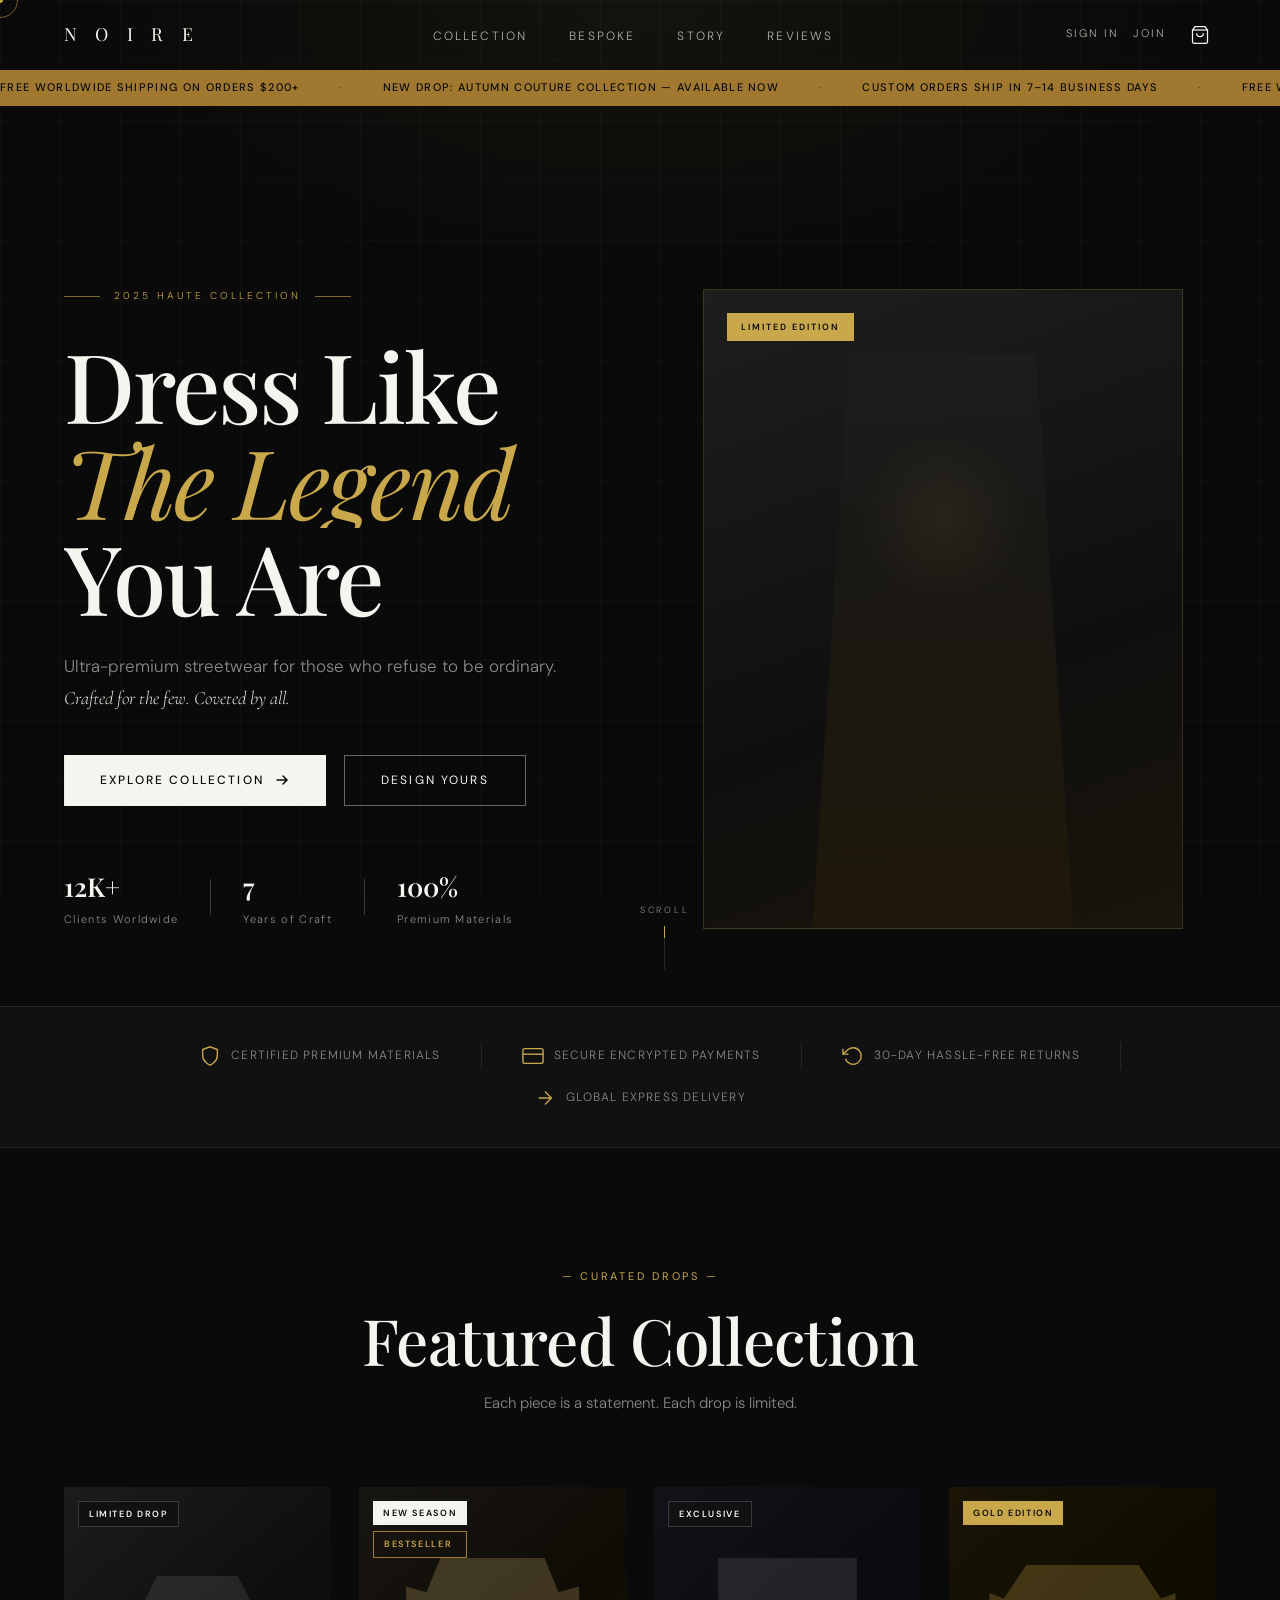
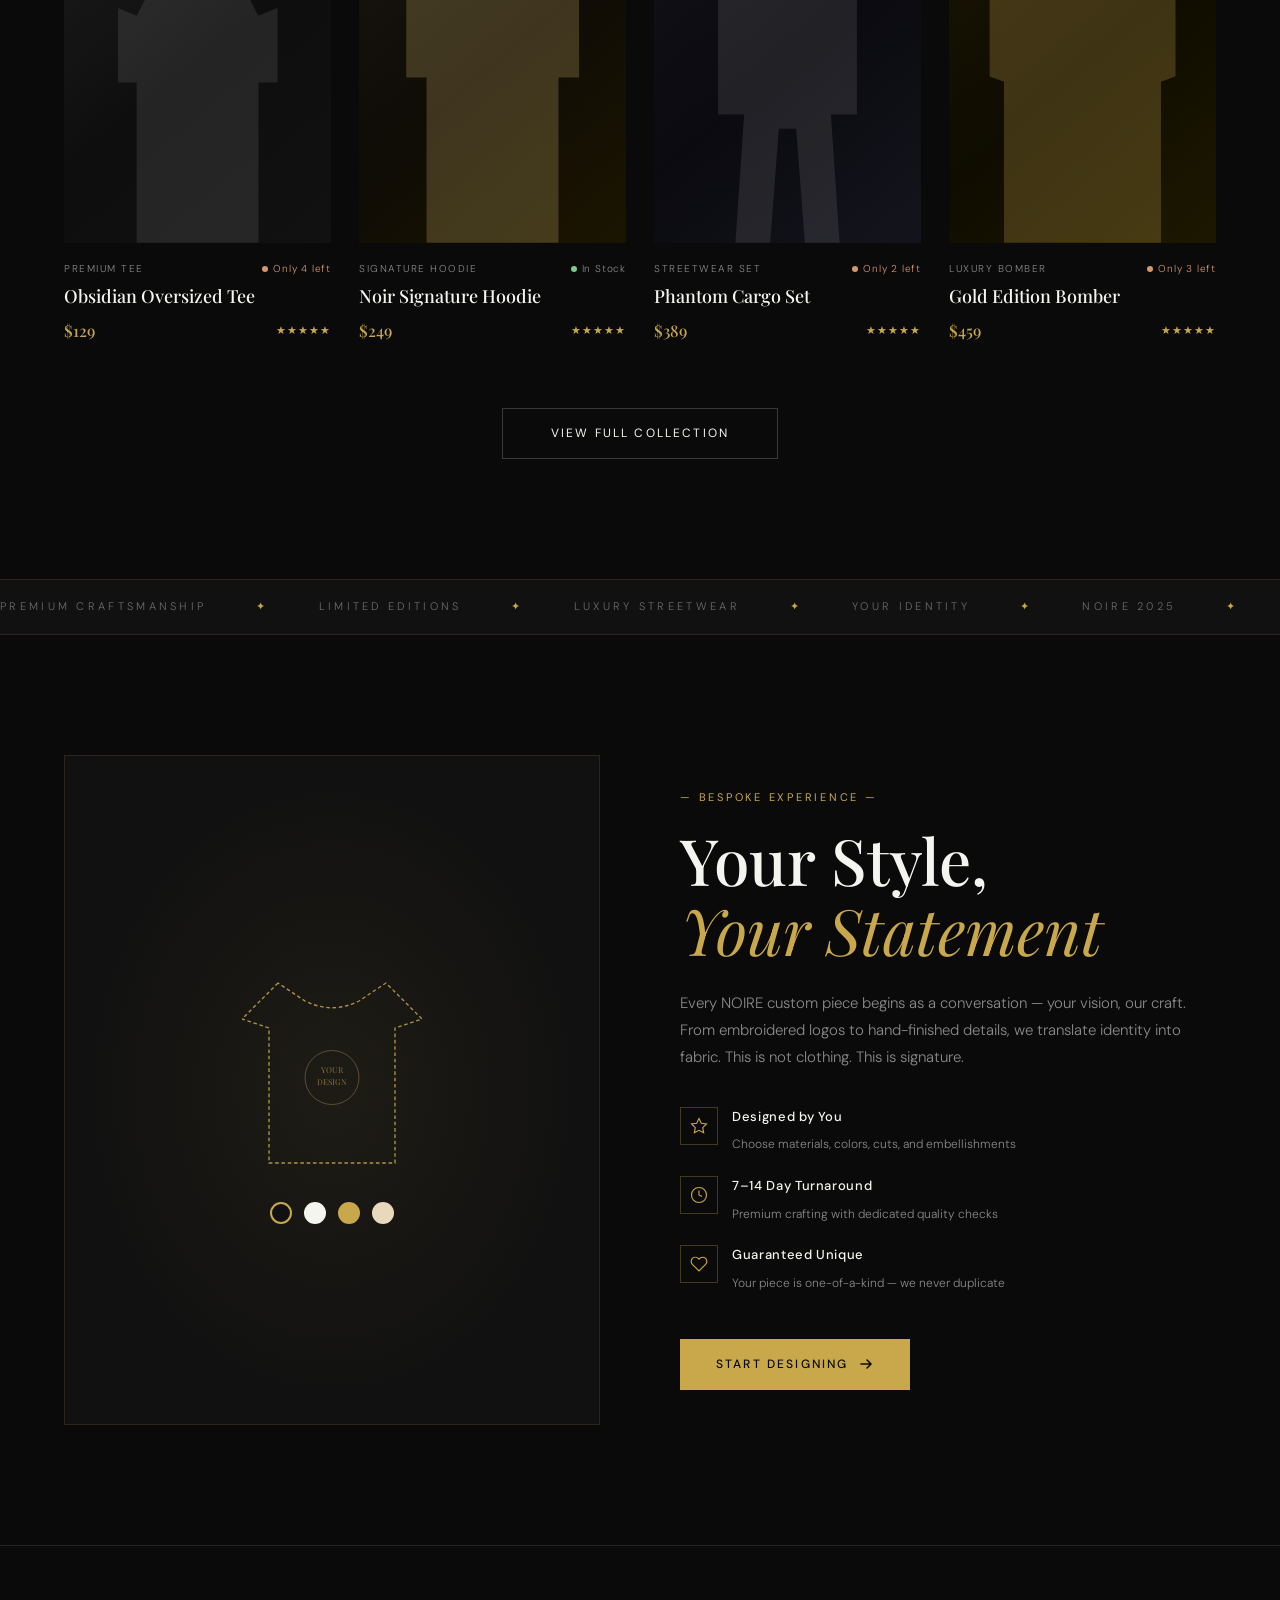
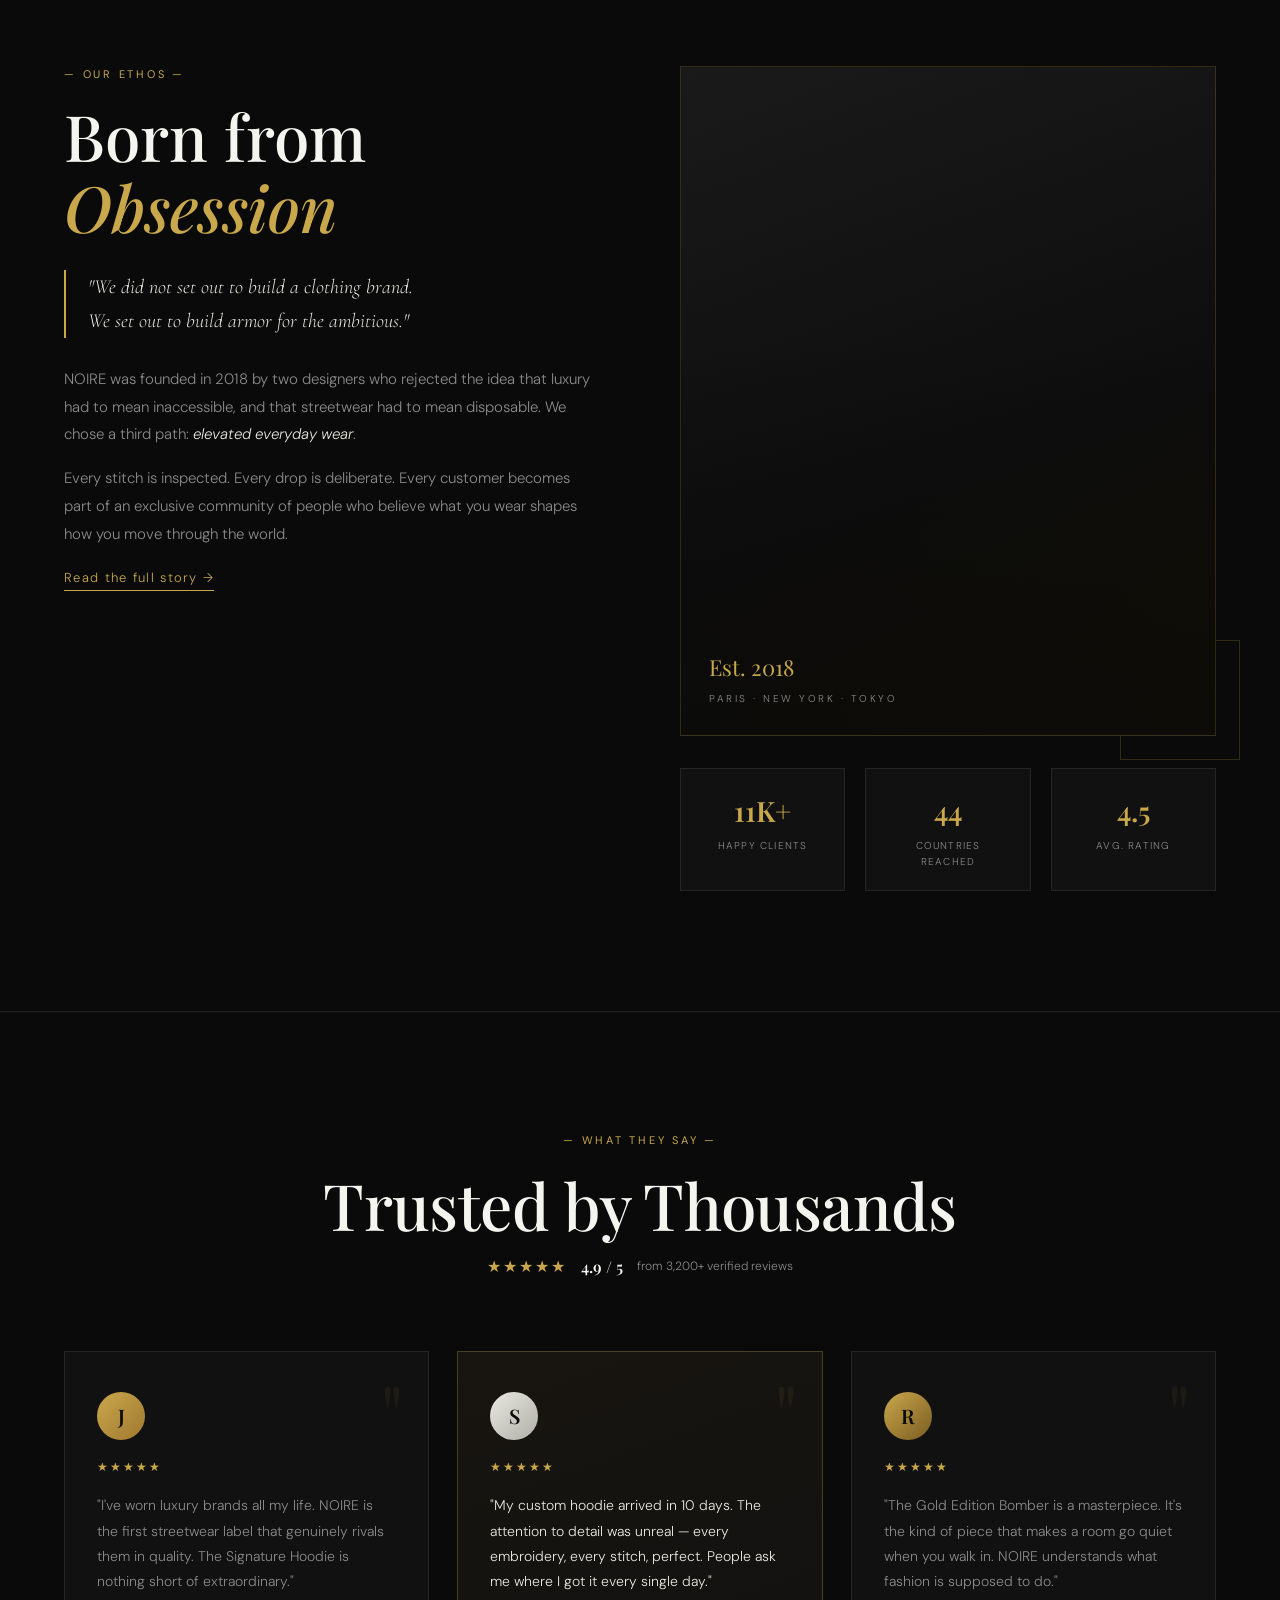
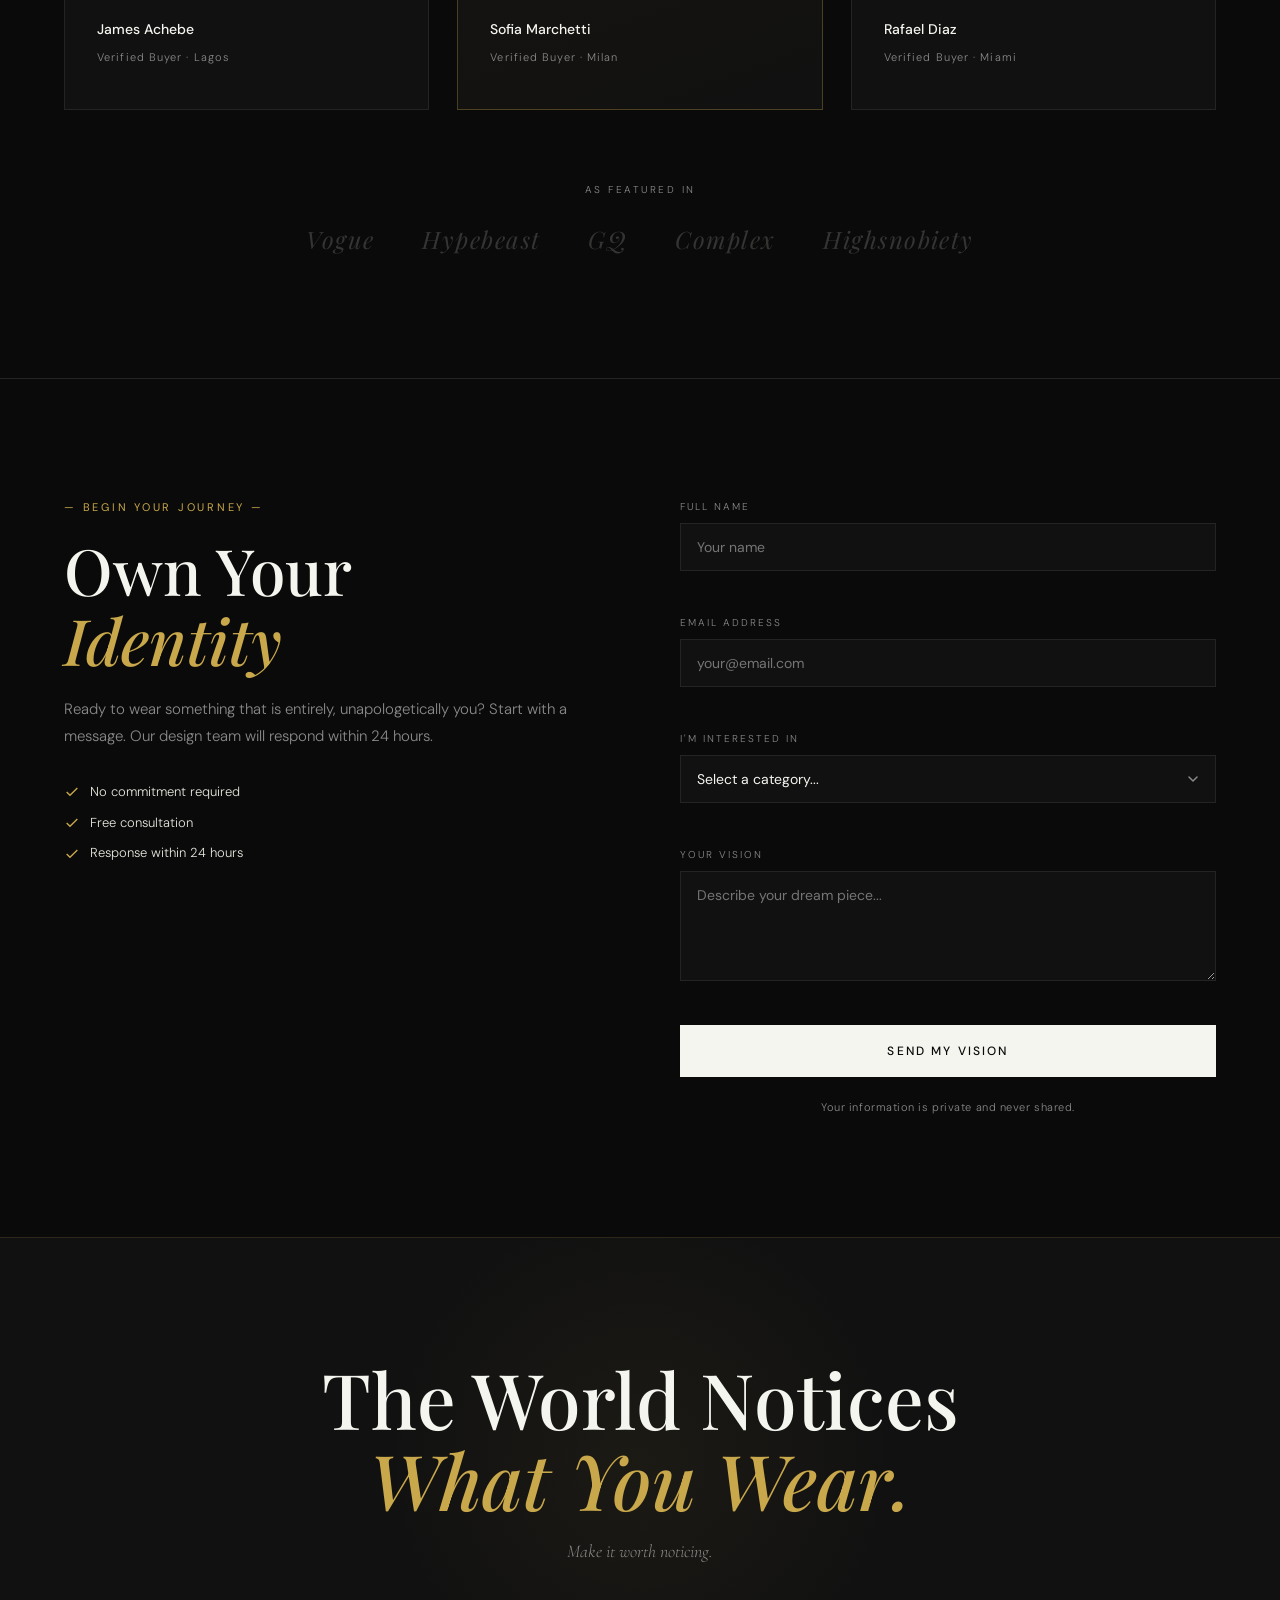
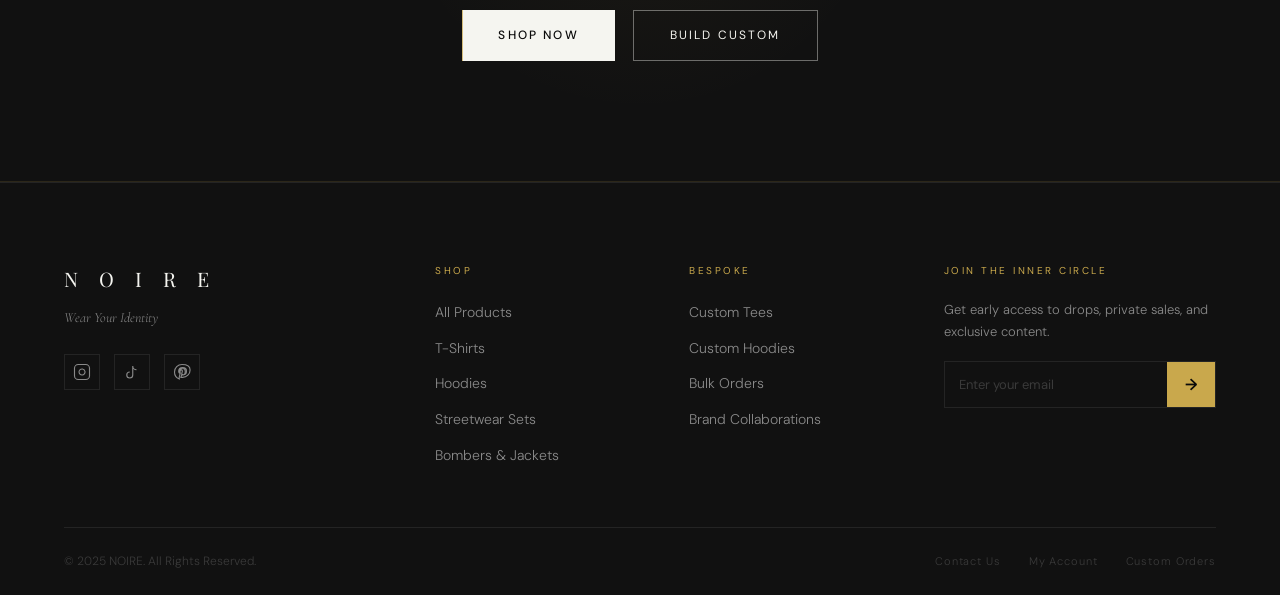
<file: index.html>
<!DOCTYPE html>
<html lang="en">
<head>
  <meta charset="UTF-8" />
  <meta name="viewport" content="width=device-width, initial-scale=1.0" />
  <title>NOIRE — Wear Your Identity</title>
  <link rel="stylesheet" href="styles.css" />
  <!-- Elegant Serif: Playfair Display | Clean Sans: DM Sans -->
  <link rel="preconnect" href="https://fonts.googleapis.com" />
  <link rel="preconnect" href="https://fonts.gstatic.com" crossorigin />
  <link href="https://fonts.googleapis.com/css2?family=Playfair+Display:ital,wght@0,400;0,500;0,600;0,700;0,900;1,400;1,700&family=DM+Sans:wght@300;400;500&family=Cormorant+Garamond:ital,wght@0,300;0,400;1,300;1,400&display=swap" rel="stylesheet" />
</head>
<body>

  <!-- ========== LOADING SCREEN ========== -->
  <div id="loader">
    <div class="loader-inner">
      <span class="loader-brand">N O I R E</span>
      <div class="loader-line"></div>
    </div>
  </div>

  <!-- ========== CURSOR ========== -->
  <div id="custom-cursor">
    <div class="cursor-dot"></div>
    <div class="cursor-ring"></div>
  </div>

  <!-- ========== CART DRAWER ========== -->
  <div id="cart-overlay"></div>
  <aside id="cart-drawer" aria-label="Shopping Cart">
    <div class="cart-header">
      <h3 class="cart-title">Your Selection</h3>
      <button id="cart-close" aria-label="Close cart">
        <svg width="20" height="20" viewBox="0 0 20 20" fill="none">
          <line x1="2" y1="2" x2="18" y2="18" stroke="currentColor" stroke-width="1.5"/>
          <line x1="18" y1="2" x2="2" y2="18" stroke="currentColor" stroke-width="1.5"/>
        </svg>
      </button>
    </div>
    <div id="cart-items" class="cart-items"></div>
    <div class="cart-footer">
      <div class="cart-total">
        <span>Total</span>
        <span id="cart-total-price">$0.00</span>
      </div>
      <button class="btn-checkout" id="btn-checkout">Proceed to Checkout</button>
      <p class="cart-note">Free shipping on orders over $200 · Secure checkout</p>
    </div>
  </aside>

  <!-- ========== CHECKOUT MODAL ========== -->
  <div id="checkout-overlay" style="position:fixed;inset:0;background:rgba(0,0,0,.8);z-index:950;display:none;align-items:center;justify-content:center;backdrop-filter:blur(8px);padding:20px;">
    <div id="checkout-modal" style="background:#111;border:1px solid #242424;width:100%;max-width:520px;max-height:90vh;overflow-y:auto;">
      <div style="display:flex;align-items:center;justify-content:space-between;padding:24px 28px;border-bottom:1px solid #242424;">
        <h3 style="font-family:'Playfair Display',serif;font-size:20px;font-weight:500;">Complete Your Order</h3>
        <button id="checkout-close" style="background:none;border:none;color:#8a8a8a;cursor:pointer;padding:4px;">
          <svg width="18" height="18" viewBox="0 0 24 24" fill="none" stroke="currentColor" stroke-width="1.5">
            <line x1="18" y1="6" x2="6" y2="18"/><line x1="6" y1="6" x2="18" y2="18"/>
          </svg>
        </button>
      </div>
      <div style="padding:28px;">
        <div id="checkout-guest-msg" style="display:none;background:rgba(201,168,76,.08);border:1px solid rgba(201,168,76,.25);padding:14px 18px;margin-bottom:22px;font-size:13px;color:#e8c878;">
          Please <a href="/login.html" style="color:#c9a84c;text-decoration:underline;">sign in</a> or <a href="/signup.html" style="color:#c9a84c;text-decoration:underline;">create an account</a> to place your order.
        </div>
        <form id="checkout-form" novalidate style="display:flex;flex-direction:column;gap:16px;">
          <div style="display:flex;flex-direction:column;gap:7px;">
            <label style="font-size:10px;letter-spacing:.2em;text-transform:uppercase;color:#8a8a8a;">Full Name *</label>
            <input type="text" id="co-name" placeholder="Your full name" autocomplete="name"
              style="background:#1a1a1a;border:1px solid #242424;color:#f5f5f0;padding:13px 14px;font-size:14px;outline:none;transition:border-color .2s;font-family:'DM Sans',sans-serif;"/>
            <span style="font-size:11px;color:#d46e6e;min-height:14px;" id="co-name-err"></span>
          </div>
          <div style="display:flex;flex-direction:column;gap:7px;">
            <label style="font-size:10px;letter-spacing:.2em;text-transform:uppercase;color:#8a8a8a;">Email Address *</label>
            <input type="email" id="co-email" placeholder="your@email.com" autocomplete="email"
              style="background:#1a1a1a;border:1px solid #242424;color:#f5f5f0;padding:13px 14px;font-size:14px;outline:none;transition:border-color .2s;font-family:'DM Sans',sans-serif;"/>
            <span style="font-size:11px;color:#d46e6e;min-height:14px;" id="co-email-err"></span>
          </div>
          <div style="display:flex;flex-direction:column;gap:7px;">
            <label style="font-size:10px;letter-spacing:.2em;text-transform:uppercase;color:#8a8a8a;">Shipping Address *</label>
            <textarea id="co-address" placeholder="Street address, city, postal code, country" rows="3" autocomplete="shipping street-address"
              style="background:#1a1a1a;border:1px solid #242424;color:#f5f5f0;padding:13px 14px;font-size:14px;outline:none;resize:vertical;transition:border-color .2s;font-family:'DM Sans',sans-serif;"></textarea>
            <span style="font-size:11px;color:#d46e6e;min-height:14px;" id="co-addr-err"></span>
          </div>
          <div style="display:flex;flex-direction:column;gap:7px;">
            <label style="font-size:10px;letter-spacing:.2em;text-transform:uppercase;color:#8a8a8a;">Order Notes (optional)</label>
            <input type="text" id="co-notes" placeholder="Size preferences, special requests..."
              style="background:#1a1a1a;border:1px solid #242424;color:#f5f5f0;padding:13px 14px;font-size:14px;outline:none;transition:border-color .2s;font-family:'DM Sans',sans-serif;"/>
          </div>
          <!-- COUPON CODE -->
          <div style="display:flex;flex-direction:column;gap:7px;">
            <label style="font-size:10px;letter-spacing:.2em;text-transform:uppercase;color:#8a8a8a;">Coupon Code</label>
            <div style="display:flex;gap:8px;">
              <input type="text" id="co-coupon" placeholder="Enter code (optional)"
                style="flex:1;background:#1a1a1a;border:1px solid #242424;color:#f5f5f0;padding:12px 14px;font-size:14px;outline:none;transition:border-color .2s;font-family:'DM Sans',sans-serif;text-transform:uppercase;"/>
              <button type="button" id="co-coupon-btn" onclick="applyCoupon()"
                style="padding:12px 18px;background:none;border:1px solid #3a3a3a;color:#c9a84c;font-size:11px;letter-spacing:.15em;text-transform:uppercase;cursor:pointer;font-family:'DM Sans',sans-serif;white-space:nowrap;transition:background .2s,border-color .2s;">
                Apply
              </button>
            </div>
            <span id="co-coupon-msg" style="font-size:12px;min-height:16px;"></span>
          </div>
          <div id="co-order-summary" style="background:#0f0f0f;border:1px solid #1a1a1a;padding:16px;margin-top:4px;">
            <div style="font-size:10px;letter-spacing:.2em;text-transform:uppercase;color:#8a8a8a;margin-bottom:12px;">Order Summary</div>
            <div id="co-summary-items" style="display:flex;flex-direction:column;gap:6px;font-size:13px;color:#e8e8e0;margin-bottom:12px;"></div>
            <div style="border-top:1px solid #1a1a1a;padding-top:12px;display:flex;justify-content:space-between;align-items:center;">
              <span style="font-size:12px;letter-spacing:.1em;text-transform:uppercase;color:#8a8a8a;">Total</span>
              <span id="co-total" style="font-family:'Playfair Display',serif;font-size:20px;color:#c9a84c;"></span>
            </div>
          </div>
          <button type="submit" id="co-submit" style="width:100%;padding:18px;background:#f5f5f0;color:#0a0a0a;border:none;font-size:12px;letter-spacing:.2em;text-transform:uppercase;font-weight:500;cursor:pointer;display:flex;align-items:center;justify-content:center;gap:10px;transition:background .2s;font-family:'DM Sans',sans-serif;">
            <span id="co-submit-text">Place Order</span>
            <div id="co-spin" style="display:none;width:16px;height:16px;border:2px solid rgba(10,10,10,.2);border-top-color:#0a0a0a;border-radius:50%;animation:spin .6s linear infinite;"></div>
          </button>
        </form>
        <div id="co-success" style="display:none;text-align:center;padding:30px 0;">
          <div style="font-size:42px;margin-bottom:16px;">✓</div>
          <h4 style="font-family:'Playfair Display',serif;font-size:22px;margin-bottom:10px;color:#c9a84c;">Order Confirmed</h4>
          <p style="font-size:14px;color:#8a8a8a;line-height:1.7;">Thank you for your order. You'll receive a confirmation and can track your status in your <a href="/dashboard.html" style="color:#c9a84c;">account dashboard</a>.</p>
        </div>
        <div id="co-error-msg" style="display:none;background:rgba(212,110,110,.1);border:1px solid rgba(212,110,110,.3);padding:14px;margin-top:12px;font-size:13px;color:#e8a0a0;"></div>
      </div>
    </div>
  </div>

  <!-- ========== TOAST NOTIFICATION ========== -->
  <div id="toast" class="toast" role="status" aria-live="polite"></div>

  <!-- ========== NAVIGATION ========== -->
  <nav id="navbar" role="navigation" aria-label="Main navigation">
    <div class="nav-container">
      <a href="#hero" class="nav-logo" aria-label="NOIRE home">
        <span class="logo-text">N O I R E</span>
      </a>
      <ul class="nav-links" role="list">
        <li><a href="/collection.html" class="nav-link">Collection</a></li>
        <li><a href="/custom-order.html" class="nav-link">Bespoke</a></li>
        <li><a href="#story" class="nav-link">Story</a></li>
        <li><a href="#testimonials" class="nav-link">Reviews</a></li>
      </ul>
      <div class="nav-actions">
        <!-- Auth links — toggled by JS based on login state -->
        <div id="nav-auth-guest" style="display:none; align-items:center; gap:14px;">
          <a href="/login.html" class="nav-link" style="font-size:11px;letter-spacing:.18em;">Sign In</a>
          <a href="/signup.html" class="nav-link nav-link-cta" style="font-size:11px;letter-spacing:.18em;color:var(--gold);">Join</a>
        </div>
        <div id="nav-auth-user" style="display:none; align-items:center; gap:14px;">
          <a href="/dashboard.html" class="nav-link" style="font-size:11px;letter-spacing:.15em;" id="nav-user-name">Account</a>
        </div>
        <button id="cart-btn" class="nav-cart" aria-label="Open cart">
          <svg width="20" height="20" viewBox="0 0 24 24" fill="none" stroke="currentColor" stroke-width="1.5">
            <path d="M6 2L3 6v14a2 2 0 002 2h14a2 2 0 002-2V6l-3-4z"/><line x1="3" y1="6" x2="21" y2="6"/>
            <path d="M16 10a4 4 0 01-8 0"/>
          </svg>
          <span id="cart-count" class="cart-badge" aria-label="Cart items count">0</span>
        </button>
        <button class="nav-hamburger" id="hamburger" aria-label="Open menu" aria-expanded="false">
          <span></span><span></span><span></span>
        </button>
      </div>
    </div>

    <!-- Mobile Menu -->
    <div class="mobile-menu" id="mobile-menu" aria-hidden="true">
      <ul>
        <li><a href="/collection.html" class="mobile-link">Collection</a></li>
        <li><a href="/custom-order.html" class="mobile-link">Bespoke</a></li>
        <li><a href="#story" class="mobile-link">Story</a></li>
        <li><a href="#testimonials" class="mobile-link">Reviews</a></li>
        <li><a href="/messages.html" class="mobile-link">Messages</a></li>
      </ul>
    </div>
  </nav>

  <!-- ========== ANNOUNCEMENT BAR ========== -->
  <div class="announcement-bar">
    <div class="announcement-track">
      <span>Free Worldwide Shipping on Orders $200+</span>
      <span class="dot">·</span>
      <span>New Drop: Autumn Couture Collection — Available Now</span>
      <span class="dot">·</span>
      <span>Custom Orders Ship in 7–14 Business Days</span>
      <span class="dot">·</span>
      <span>Free Worldwide Shipping on Orders $200+</span>
      <span class="dot">·</span>
      <span>New Drop: Autumn Couture Collection — Available Now</span>
      <span class="dot">·</span>
      <span>Custom Orders Ship in 7–14 Business Days</span>
    </div>
  </div>

  <!-- ========== HERO SECTION ========== -->
  <section id="hero" class="hero" role="banner">
    <div class="hero-bg">
      <!-- Geometric decorative overlays -->
      <div class="hero-overlay-top"></div>
      <div class="hero-overlay-bottom"></div>
      <div class="hero-grid-lines"></div>
    </div>

    <div class="hero-content">
      <div class="hero-eyebrow reveal-text">
        <span class="eyebrow-line"></span>
        <span>2025 Haute Collection</span>
        <span class="eyebrow-line"></span>
      </div>

      <h1 class="hero-headline">
        <span class="headline-line line-1">Dress Like</span>
        <span class="headline-line line-2"><em>The Legend</em></span>
        <span class="headline-line line-3">You Are</span>
      </h1>

      <p class="hero-subheadline reveal-text">
        Ultra-premium streetwear for those who refuse to be ordinary.<br/>
        <span class="sub-accent">Crafted for the few. Coveted by all.</span>
      </p>

      <div class="hero-cta reveal-text">
        <a href="/collection.html" class="btn-primary">
          <span>Explore Collection</span>
          <svg width="16" height="16" viewBox="0 0 16 16" fill="none">
            <path d="M3 8h10M9 4l4 4-4 4" stroke="currentColor" stroke-width="1.5" stroke-linecap="round"/>
          </svg>
        </a>
        <a href="/custom-order.html" class="btn-ghost">Design Yours</a>
      </div>

      <div class="hero-stats reveal-text">
        <div class="stat">
          <span class="stat-num">12K+</span>
          <span class="stat-label">Clients Worldwide</span>
        </div>
        <div class="stat-divider"></div>
        <div class="stat">
          <span class="stat-num">7</span>
          <span class="stat-label">Years of Craft</span>
        </div>
        <div class="stat-divider"></div>
        <div class="stat">
          <span class="stat-num">100%</span>
          <span class="stat-label">Premium Materials</span>
        </div>
      </div>
    </div>

    <div class="hero-image-frame">
      <div class="hero-image-inner">
        <!-- Premium gradient placeholder mimicking dark editorial fashion photography -->
        <div class="hero-img-placeholder">
          <div class="placeholder-silhouette"></div>
          <div class="placeholder-glow"></div>
        </div>
        <div class="hero-img-badge">
          <span>Limited Edition</span>
        </div>
      </div>
    </div>

    <div class="hero-scroll-cue" aria-hidden="true">
      <span class="scroll-label">Scroll</span>
      <div class="scroll-line">
        <div class="scroll-dot"></div>
      </div>
    </div>
  </section>

  <!-- ========== TRUST BAR ========== -->
  <section class="trust-bar" aria-label="Trust indicators">
    <div class="trust-container">
      <div class="trust-item reveal-item">
        <svg width="22" height="22" viewBox="0 0 24 24" fill="none" stroke="currentColor" stroke-width="1.5">
          <path d="M12 22s8-4 8-10V5l-8-3-8 3v7c0 6 8 10 8 10z"/>
        </svg>
        <span>Certified Premium Materials</span>
      </div>
      <div class="trust-sep" aria-hidden="true"></div>
      <div class="trust-item reveal-item">
        <svg width="22" height="22" viewBox="0 0 24 24" fill="none" stroke="currentColor" stroke-width="1.5">
          <rect x="1" y="4" width="22" height="16" rx="2" ry="2"/><line x1="1" y1="10" x2="23" y2="10"/>
        </svg>
        <span>Secure Encrypted Payments</span>
      </div>
      <div class="trust-sep" aria-hidden="true"></div>
      <div class="trust-item reveal-item">
        <svg width="22" height="22" viewBox="0 0 24 24" fill="none" stroke="currentColor" stroke-width="1.5">
          <polyline points="1 4 1 10 7 10"/><path d="M3.51 15a9 9 0 102.13-9.36L1 10"/>
        </svg>
        <span>30-Day Hassle-Free Returns</span>
      </div>
      <div class="trust-sep" aria-hidden="true"></div>
      <div class="trust-item reveal-item">
        <svg width="22" height="22" viewBox="0 0 24 24" fill="none" stroke="currentColor" stroke-width="1.5">
          <path d="M5 12h14M12 5l7 7-7 7"/>
        </svg>
        <span>Global Express Delivery</span>
      </div>
    </div>
  </section>

  <!-- ========== FEATURED COLLECTION ========== -->
  <section id="collection" class="collection" aria-label="Featured Collection">
    <div class="section-header reveal-item">
      <span class="section-eyebrow">— Curated Drops —</span>
      <h2 class="section-title">Featured Collection</h2>
      <p class="section-subtitle">Each piece is a statement. Each drop is limited.</p>
    </div>

    <div class="products-grid" id="products-grid">

      <!-- Product 1 -->
      <article class="product-card reveal-item" data-id="1" data-name="Obsidian Oversized Tee" data-price="129">
        <div class="product-image">
          <div class="product-img-placeholder p1">
            <div class="product-silhouette tee"></div>
          </div>
          <div class="product-badges">
            <span class="badge-limited">Limited Drop</span>
          </div>
          <div class="product-hover-overlay">
            <button class="btn-add-to-cart" data-id="1" data-name="Obsidian Oversized Tee" data-price="129" aria-label="Add Obsidian Oversized Tee to cart">
              Add to Cart
            </button>
            <button class="btn-quick-view" aria-label="Quick view Obsidian Oversized Tee">Quick View</button>
          </div>
        </div>
        <div class="product-info">
          <div class="product-meta">
            <span class="product-category">Premium Tee</span>
            <span class="stock-indicator low">
              <span class="stock-dot"></span> Only 4 left
            </span>
          </div>
          <h3 class="product-name">Obsidian Oversized Tee</h3>
          <div class="product-price-row">
            <span class="product-price">$129</span>
            <div class="product-stars" aria-label="Rated 5 stars">★★★★★</div>
          </div>
        </div>
      </article>

      <!-- Product 2 -->
      <article class="product-card reveal-item" data-id="2" data-name="Noir Signature Hoodie" data-price="249">
        <div class="product-image featured">
          <div class="product-img-placeholder p2">
            <div class="product-silhouette hoodie"></div>
          </div>
          <div class="product-badges">
            <span class="badge-new">New Season</span>
            <span class="badge-bestseller">Bestseller</span>
          </div>
          <div class="product-hover-overlay">
            <button class="btn-add-to-cart" data-id="2" data-name="Noir Signature Hoodie" data-price="249" aria-label="Add Noir Signature Hoodie to cart">
              Add to Cart
            </button>
            <button class="btn-quick-view" aria-label="Quick view Noir Signature Hoodie">Quick View</button>
          </div>
        </div>
        <div class="product-info">
          <div class="product-meta">
            <span class="product-category">Signature Hoodie</span>
            <span class="stock-indicator">
              <span class="stock-dot ok"></span> In Stock
            </span>
          </div>
          <h3 class="product-name">Noir Signature Hoodie</h3>
          <div class="product-price-row">
            <span class="product-price">$249</span>
            <div class="product-stars" aria-label="Rated 5 stars">★★★★★</div>
          </div>
        </div>
      </article>

      <!-- Product 3 -->
      <article class="product-card reveal-item" data-id="3" data-name="Phantom Cargo Set" data-price="389">
        <div class="product-image">
          <div class="product-img-placeholder p3">
            <div class="product-silhouette cargo"></div>
          </div>
          <div class="product-badges">
            <span class="badge-limited">Exclusive</span>
          </div>
          <div class="product-hover-overlay">
            <button class="btn-add-to-cart" data-id="3" data-name="Phantom Cargo Set" data-price="389" aria-label="Add Phantom Cargo Set to cart">
              Add to Cart
            </button>
            <button class="btn-quick-view" aria-label="Quick view Phantom Cargo Set">Quick View</button>
          </div>
        </div>
        <div class="product-info">
          <div class="product-meta">
            <span class="product-category">Streetwear Set</span>
            <span class="stock-indicator low">
              <span class="stock-dot"></span> Only 2 left
            </span>
          </div>
          <h3 class="product-name">Phantom Cargo Set</h3>
          <div class="product-price-row">
            <span class="product-price">$389</span>
            <div class="product-stars" aria-label="Rated 4.8 stars">★★★★★</div>
          </div>
        </div>
      </article>

      <!-- Product 4 -->
      <article class="product-card reveal-item" data-id="4" data-name="Gold Edition Bomber" data-price="459">
        <div class="product-image">
          <div class="product-img-placeholder p4">
            <div class="product-silhouette bomber"></div>
          </div>
          <div class="product-badges">
            <span class="badge-gold">Gold Edition</span>
          </div>
          <div class="product-hover-overlay">
            <button class="btn-add-to-cart" data-id="4" data-name="Gold Edition Bomber" data-price="459" aria-label="Add Gold Edition Bomber to cart">
              Add to Cart
            </button>
            <button class="btn-quick-view" aria-label="Quick view Gold Edition Bomber">Quick View</button>
          </div>
        </div>
        <div class="product-info">
          <div class="product-meta">
            <span class="product-category">Luxury Bomber</span>
            <span class="stock-indicator low">
              <span class="stock-dot"></span> Only 3 left
            </span>
          </div>
          <h3 class="product-name">Gold Edition Bomber</h3>
          <div class="product-price-row">
            <span class="product-price">$459</span>
            <div class="product-stars" aria-label="Rated 5 stars">★★★★★</div>
          </div>
        </div>
      </article>

    </div>

    <div class="collection-cta reveal-item">
      <a href="/collection.html" class="btn-outline">View Full Collection</a>
    </div>
  </section>

  <!-- ========== MARQUEE BAND ========== -->
  <div class="marquee-band" aria-hidden="true">
    <div class="marquee-track">
      <span>PREMIUM CRAFTSMANSHIP</span><span class="marquee-dot">✦</span>
      <span>LIMITED EDITIONS</span><span class="marquee-dot">✦</span>
      <span>LUXURY STREETWEAR</span><span class="marquee-dot">✦</span>
      <span>YOUR IDENTITY</span><span class="marquee-dot">✦</span>
      <span>NOIRE 2025</span><span class="marquee-dot">✦</span>
      <span>PREMIUM CRAFTSMANSHIP</span><span class="marquee-dot">✦</span>
      <span>LIMITED EDITIONS</span><span class="marquee-dot">✦</span>
      <span>LUXURY STREETWEAR</span><span class="marquee-dot">✦</span>
      <span>YOUR IDENTITY</span><span class="marquee-dot">✦</span>
      <span>NOIRE 2025</span><span class="marquee-dot">✦</span>
    </div>
  </div>

  <!-- ========== CUSTOM DESIGN SECTION ========== -->
  <section id="custom" class="custom-section" aria-label="Custom Design">
    <div class="custom-inner">
      <div class="custom-visual reveal-item">
        <div class="custom-canvas">
          <div class="canvas-glow"></div>
          <div class="canvas-tee">
            <svg viewBox="0 0 200 240" class="tee-svg" aria-hidden="true">
              <path d="M40 30 L0 70 L30 80 L30 230 L170 230 L170 80 L200 70 L160 30 L130 50 Q100 65 70 50 Z" fill="none" stroke="var(--gold)" stroke-width="1.5" stroke-dasharray="4,3"/>
              <circle cx="100" cy="135" r="30" fill="none" stroke="var(--gold-light)" stroke-width="0.8" opacity="0.5"/>
              <text x="100" y="130" text-anchor="middle" font-family="Playfair Display" font-size="9" fill="var(--gold)" opacity="0.7">YOUR</text>
              <text x="100" y="143" text-anchor="middle" font-family="Playfair Display" font-size="9" fill="var(--gold)" opacity="0.7">DESIGN</text>
            </svg>
          </div>
          <div class="canvas-tools">
            <div class="tool-swatch swatch-black active"></div>
            <div class="tool-swatch swatch-white"></div>
            <div class="tool-swatch swatch-gold"></div>
            <div class="tool-swatch swatch-cream"></div>
          </div>
        </div>
      </div>

      <div class="custom-content reveal-item">
        <span class="section-eyebrow">— Bespoke Experience —</span>
        <h2 class="custom-title">
          Your Style,<br/>
          <em>Your Statement</em>
        </h2>
        <p class="custom-body">
          Every NOIRE custom piece begins as a conversation — your vision, our craft. 
          From embroidered logos to hand-finished details, we translate identity into fabric. 
          This is not clothing. This is signature.
        </p>

        <ul class="custom-features" role="list">
          <li class="custom-feature reveal-item">
            <div class="feature-icon">
              <svg width="18" height="18" viewBox="0 0 24 24" fill="none" stroke="currentColor" stroke-width="1.5">
                <path d="M12 2l3.09 6.26L22 9.27l-5 4.87 1.18 6.88L12 17.77l-6.18 3.25L7 14.14 2 9.27l6.91-1.01L12 2z"/>
              </svg>
            </div>
            <div>
              <strong>Designed by You</strong>
              <span>Choose materials, colors, cuts, and embellishments</span>
            </div>
          </li>
          <li class="custom-feature reveal-item">
            <div class="feature-icon">
              <svg width="18" height="18" viewBox="0 0 24 24" fill="none" stroke="currentColor" stroke-width="1.5">
                <circle cx="12" cy="12" r="10"/><polyline points="12 6 12 12 16 14"/>
              </svg>
            </div>
            <div>
              <strong>7–14 Day Turnaround</strong>
              <span>Premium crafting with dedicated quality checks</span>
            </div>
          </li>
          <li class="custom-feature reveal-item">
            <div class="feature-icon">
              <svg width="18" height="18" viewBox="0 0 24 24" fill="none" stroke="currentColor" stroke-width="1.5">
                <path d="M20.84 4.61a5.5 5.5 0 00-7.78 0L12 5.67l-1.06-1.06a5.5 5.5 0 00-7.78 7.78l1.06 1.06L12 21.23l7.78-7.78 1.06-1.06a5.5 5.5 0 000-7.78z"/>
              </svg>
            </div>
            <div>
              <strong>Guaranteed Unique</strong>
              <span>Your piece is one-of-a-kind — we never duplicate</span>
            </div>
          </li>
        </ul>

        <a href="/custom-order.html" class="btn-primary gold-btn">
          <span>Start Designing</span>
          <svg width="16" height="16" viewBox="0 0 16 16" fill="none">
            <path d="M3 8h10M9 4l4 4-4 4" stroke="currentColor" stroke-width="1.5" stroke-linecap="round"/>
          </svg>
        </a>
      </div>
    </div>
  </section>

  <!-- ========== BRAND STORY ========== -->
  <section id="story" class="story-section" aria-label="Brand Story">
    <div class="story-inner">
      <div class="story-content reveal-item">
        <span class="section-eyebrow">— Our Ethos —</span>
        <h2 class="story-title">
          Born from<br/>
          <em>Obsession</em>
        </h2>
        <blockquote class="story-quote">
          "We did not set out to build a clothing brand.<br/>
          We set out to build armor for the ambitious."
        </blockquote>
        <p class="story-body">
          NOIRE was founded in 2018 by two designers who rejected the idea that luxury 
          had to mean inaccessible, and that streetwear had to mean disposable. 
          We chose a third path: <em>elevated everyday wear</em>.
        </p>
        <p class="story-body">
          Every stitch is inspected. Every drop is deliberate. Every customer becomes 
          part of an exclusive community of people who believe what you wear 
          shapes how you move through the world.
        </p>
        <a href="#story" class="link-underline">Read the full story →</a>
      </div>

      <div class="story-visual reveal-item">
        <div class="story-img-wrap">
          <div class="story-img-placeholder">
            <div class="story-img-overlay"></div>
            <div class="story-label">
              <span>Est. 2018</span>
              <span>Paris · New York · Tokyo</span>
            </div>
          </div>
          <div class="story-accent-box"></div>
        </div>
        <div class="story-numbers">
          <div class="story-stat reveal-item">
            <span class="snum">12K+</span>
            <span class="slabel">Happy Clients</span>
          </div>
          <div class="story-stat reveal-item">
            <span class="snum">48</span>
            <span class="slabel">Countries Reached</span>
          </div>
          <div class="story-stat reveal-item">
            <span class="snum">4.9</span>
            <span class="slabel">Avg. Rating</span>
          </div>
        </div>
      </div>
    </div>
  </section>

  <!-- ========== SOCIAL PROOF ========== -->
  <section id="testimonials" class="testimonials-section" aria-label="Customer Reviews">
    <div class="section-header reveal-item">
      <span class="section-eyebrow">— What They Say —</span>
      <h2 class="section-title">Trusted by Thousands</h2>
      <div class="trust-aggregate">
        <div class="agg-stars">★★★★★</div>
        <span class="agg-score">4.9 / 5</span>
        <span class="agg-count">from 3,200+ verified reviews</span>
      </div>
    </div>

    <div class="testimonials-grid">
      <div class="testimonial-card reveal-item">
        <div class="t-avatar" aria-hidden="true">
          <div class="avatar-placeholder av1">J</div>
        </div>
        <div class="t-stars" aria-label="5 stars">★★★★★</div>
        <blockquote class="t-quote">
          "I've worn luxury brands all my life. NOIRE is the first streetwear 
          label that genuinely rivals them in quality. The Signature Hoodie is 
          nothing short of extraordinary."
        </blockquote>
        <div class="t-author">
          <strong>James Achebe</strong>
          <span>Verified Buyer · Lagos</span>
        </div>
      </div>

      <div class="testimonial-card reveal-item featured-testimonial">
        <div class="t-avatar" aria-hidden="true">
          <div class="avatar-placeholder av2">S</div>
        </div>
        <div class="t-stars" aria-label="5 stars">★★★★★</div>
        <blockquote class="t-quote">
          "My custom hoodie arrived in 10 days. The attention to detail was 
          unreal — every embroidery, every stitch, perfect. People ask me 
          where I got it every single day."
        </blockquote>
        <div class="t-author">
          <strong>Sofia Marchetti</strong>
          <span>Verified Buyer · Milan</span>
        </div>
      </div>

      <div class="testimonial-card reveal-item">
        <div class="t-avatar" aria-hidden="true">
          <div class="avatar-placeholder av3">R</div>
        </div>
        <div class="t-stars" aria-label="5 stars">★★★★★</div>
        <blockquote class="t-quote">
          "The Gold Edition Bomber is a masterpiece. It's the kind of piece 
          that makes a room go quiet when you walk in. NOIRE understands 
          what fashion is supposed to do."
        </blockquote>
        <div class="t-author">
          <strong>Rafael Diaz</strong>
          <span>Verified Buyer · Miami</span>
        </div>
      </div>
    </div>

    <!-- Trust logos -->
    <div class="trust-logos reveal-item" aria-label="As featured in">
      <span class="trust-logos-label">As featured in</span>
      <div class="logos-row">
        <span class="press-logo">Vogue</span>
        <span class="press-logo">Hypebeast</span>
        <span class="press-logo">GQ</span>
        <span class="press-logo">Complex</span>
        <span class="press-logo">Highsnobiety</span>
      </div>
    </div>
  </section>

  <!-- ========== CONTACT / CUSTOM ORDER FORM ========== -->
  <section id="contact" class="contact-section" aria-label="Start your custom order">
    <div class="contact-inner">
      <div class="contact-content reveal-item">
        <span class="section-eyebrow">— Begin Your Journey —</span>
        <h2 class="contact-title">Own Your<br/><em>Identity</em></h2>
        <p class="contact-body">
          Ready to wear something that is entirely, unapologetically you? 
          Start with a message. Our design team will respond within 24 hours.
        </p>
        <div class="contact-promise">
          <div class="promise-item">
            <svg width="16" height="16" viewBox="0 0 24 24" fill="none" stroke="currentColor" stroke-width="2">
              <polyline points="20 6 9 17 4 12"/>
            </svg>
            <span>No commitment required</span>
          </div>
          <div class="promise-item">
            <svg width="16" height="16" viewBox="0 0 24 24" fill="none" stroke="currentColor" stroke-width="2">
              <polyline points="20 6 9 17 4 12"/>
            </svg>
            <span>Free consultation</span>
          </div>
          <div class="promise-item">
            <svg width="16" height="16" viewBox="0 0 24 24" fill="none" stroke="currentColor" stroke-width="2">
              <polyline points="20 6 9 17 4 12"/>
            </svg>
            <span>Response within 24 hours</span>
          </div>
        </div>
      </div>

      <form id="contact-form" class="contact-form reveal-item" novalidate aria-label="Custom order inquiry form">
        <div class="form-group">
          <label for="fname">Full Name</label>
          <input type="text" id="fname" name="fname" placeholder="Your name" autocomplete="name" />
          <span class="field-error" role="alert"></span>
        </div>
        <div class="form-group">
          <label for="email">Email Address</label>
          <input type="email" id="email" name="email" placeholder="your@email.com" autocomplete="email" />
          <span class="field-error" role="alert"></span>
        </div>
        <div class="form-group">
          <label for="interest">I'm interested in</label>
          <select id="interest" name="interest">
            <option value="">Select a category...</option>
            <option value="custom-tee">Custom T-Shirt</option>
            <option value="custom-hoodie">Custom Hoodie</option>
            <option value="custom-set">Custom Full Set</option>
            <option value="ready-to-wear">Ready-to-Wear Collection</option>
            <option value="bulk">Bulk / Brand Order</option>
          </select>
          <span class="field-error" role="alert"></span>
        </div>
        <div class="form-group">
          <label for="message">Your Vision</label>
          <textarea id="message" name="message" rows="4" placeholder="Describe your dream piece..."></textarea>
          <span class="field-error" role="alert"></span>
        </div>
        <button type="submit" class="btn-primary form-submit" id="form-submit-btn">
          <span class="btn-text">Send My Vision</span>
          <span class="btn-loader" aria-hidden="true"></span>
        </button>
        <p class="form-privacy">Your information is private and never shared.</p>
      </form>
    </div>
  </section>

  <!-- ========== FINAL CTA BAND ========== -->
  <section class="final-cta" aria-label="Final call to action">
    <div class="final-cta-inner reveal-item">
      <h2 class="final-cta-title">
        The World Notices<br/>
        <em>What You Wear.</em>
      </h2>
      <p class="final-cta-sub">Make it worth noticing.</p>
      <div class="final-cta-btns">
        <a href="/collection.html" class="btn-primary">Shop Now</a>
        <a href="/custom-order.html" class="btn-ghost">Build Custom</a>
      </div>
    </div>
  </section>

  <!-- ========== FOOTER ========== -->
  <footer class="footer" role="contentinfo">
    <div class="footer-inner">
      <div class="footer-brand">
        <span class="footer-logo">N O I R E</span>
        <p class="footer-tagline">Wear Your Identity</p>
        <div class="footer-socials">
          <a href="https://instagram.com" class="social-link" aria-label="NOIRE on Instagram" target="_blank" rel="noopener noreferrer">
            <svg width="18" height="18" viewBox="0 0 24 24" fill="none" stroke="currentColor" stroke-width="1.5">
              <rect x="2" y="2" width="20" height="20" rx="5" ry="5"/><path d="M16 11.37A4 4 0 1112.63 8 4 4 0 0116 11.37z"/><line x1="17.5" y1="6.5" x2="17.51" y2="6.5"/>
            </svg>
          </a>
          <a href="https://tiktok.com" class="social-link" aria-label="NOIRE on TikTok" target="_blank" rel="noopener noreferrer">
            <svg width="18" height="18" viewBox="0 0 24 24" fill="none" stroke="currentColor" stroke-width="1.5">
              <path d="M9 12a4 4 0 104 4V4a5 5 0 005 5"/>
            </svg>
          </a>
          <a href="https://pinterest.com" class="social-link" aria-label="NOIRE on Pinterest" target="_blank" rel="noopener noreferrer">
            <svg width="18" height="18" viewBox="0 0 24 24" fill="none" stroke="currentColor" stroke-width="1.5">
              <path d="M12 2C6.48 2 2 6.48 2 12c0 4.24 2.65 7.86 6.39 9.29-.09-.78-.17-1.98.04-2.83.18-.77 1.22-5.17 1.22-5.17s-.31-.62-.31-1.55c0-1.45.84-2.54 1.89-2.54.89 0 1.32.67 1.32 1.48 0 .9-.57 2.25-.87 3.5-.25 1.04.52 1.88 1.54 1.88 1.85 0 3.1-2.37 3.1-5.17 0-2.14-1.44-3.63-3.5-3.63-2.38 0-3.78 1.79-3.78 3.63 0 .72.28 1.49.62 1.91.07.08.08.16.06.24l-.23.95c-.04.14-.12.17-.28.1-1.02-.47-1.65-1.96-1.65-3.16 0-2.57 1.87-4.93 5.38-4.93 2.83 0 5.03 2.01 5.03 4.7 0 2.8-1.76 5.05-4.21 5.05-.82 0-1.6-.43-1.86-.93l-.51 1.9c-.18.71-.68 1.59-1.02 2.13.77.24 1.59.37 2.43.37 5.52 0 10-4.48 10-10S17.52 2 12 2z"/>
            </svg>
          </a>
        </div>
      </div>

      <div class="footer-links-group">
        <h4 class="footer-col-title">Shop</h4>
        <ul>
          <li><a href="/collection.html">All Products</a></li>
          <li><a href="/collection.html?category=T-Shirts">T-Shirts</a></li>
          <li><a href="/collection.html?category=Hoodies">Hoodies</a></li>
          <li><a href="/collection.html?category=Sets">Streetwear Sets</a></li>
          <li><a href="/collection.html?category=Outerwear">Bombers & Jackets</a></li>
        </ul>
      </div>

      <div class="footer-links-group">
        <h4 class="footer-col-title">Bespoke</h4>
        <ul>
          <li><a href="/custom-order.html?cat=T-Shirt">Custom Tees</a></li>
          <li><a href="/custom-order.html?cat=Hoodie">Custom Hoodies</a></li>
          <li><a href="/custom-order.html?cat=Set">Bulk Orders</a></li>
          <li><a href="/custom-order.html">Brand Collaborations</a></li>
        </ul>
      </div>

      <div class="footer-newsletter">
        <h4 class="footer-col-title">Join the Inner Circle</h4>
        <p>Get early access to drops, private sales, and exclusive content.</p>
        <form id="newsletter-form" class="newsletter-form" novalidate aria-label="Newsletter signup">
          <input type="email" id="newsletter-email" placeholder="Enter your email" autocomplete="email" aria-label="Email address for newsletter" />
          <button type="submit" aria-label="Subscribe to newsletter">→</button>
        </form>
        <span id="newsletter-msg" class="newsletter-msg" role="status" aria-live="polite"></span>
      </div>
    </div>

    <div class="footer-bottom">
      <span>© 2025 NOIRE. All Rights Reserved.</span>
      <div class="footer-legal">
        <a href="/messages.html">Contact Us</a>
        <a href="/dashboard.html">My Account</a>
        <a href="/custom-order.html">Custom Orders</a>
      </div>
    </div>
  </footer>

  <script src="script.js"></script>
  <style>
    /* Checkout input focus state */
    #checkout-modal input:focus, #checkout-modal textarea:focus {
      border-color: #c9a84c !important;
    }
    @keyframes spin { to { transform: rotate(360deg); } }
  </style>
</body>
</html>
</file>
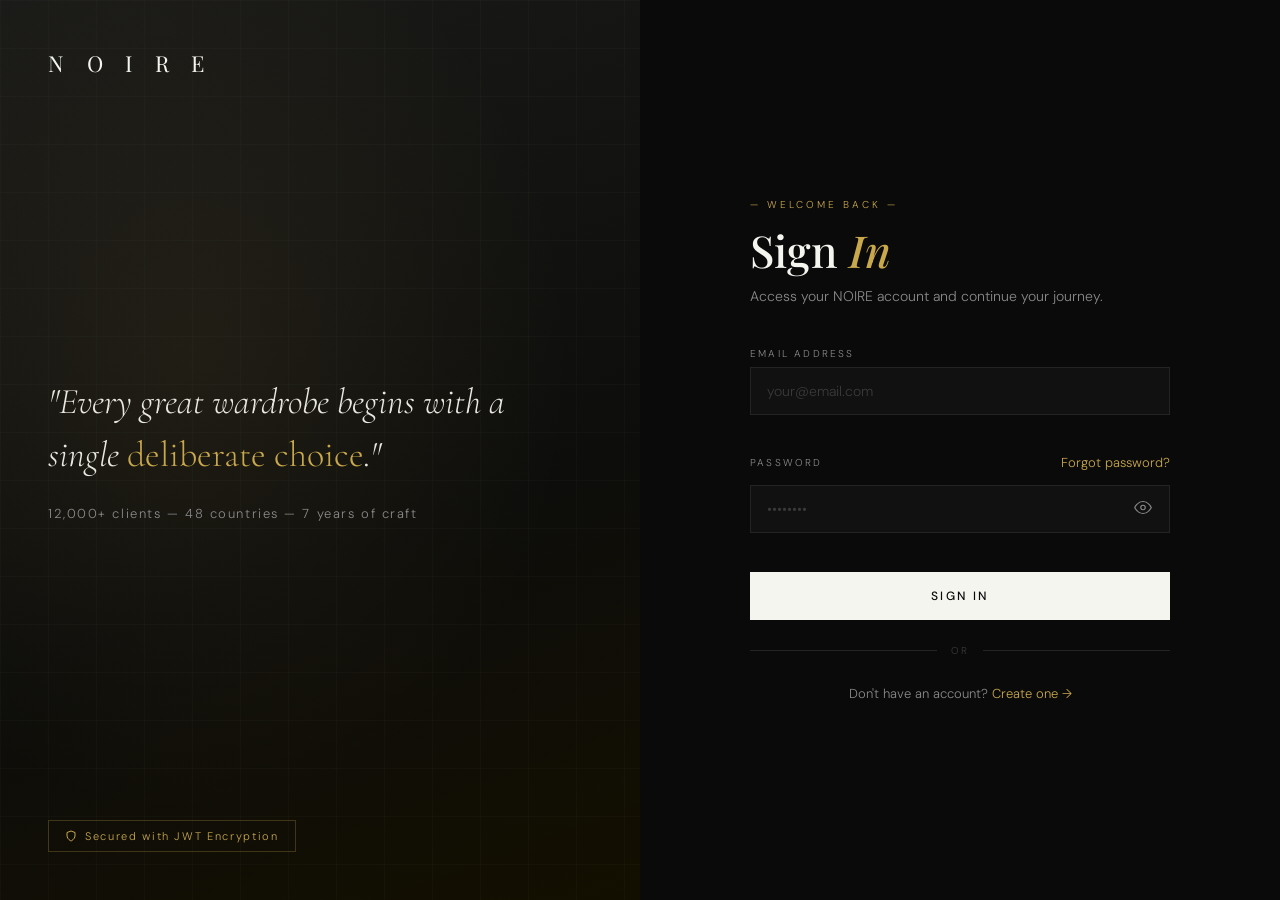
<file: admin.html>
<!DOCTYPE html>
<html lang="en">
<head>
  <meta charset="UTF-8"/>
  <meta name="viewport" content="width=device-width, initial-scale=1.0"/>
  <title>Admin — NOIRE</title>
  <link rel="preconnect" href="https://fonts.googleapis.com"/>
  <link href="https://fonts.googleapis.com/css2?family=Playfair+Display:ital,wght@0,400;0,500;0,700;1,400&family=DM+Sans:wght@300;400;500&display=swap" rel="stylesheet"/>
  <style>
:root{
  --black:#0a0a0a;--black-2:#111;--black-3:#1a1a1a;--black-4:#161616;
  --gray-dark:#1e1e1e;--gray-mid:#2e2e2e;--gray:#555;--gray-light:#888;
  --white:#f5f5f0;--white-2:#e0e0d8;
  --gold:#c9a84c;--gold-light:#e8c878;--gold-dark:#a07830;--gold-dim:rgba(201,168,76,.1);
  --blue:#4c8ec9;--green:#5db874;--red:#c95e5e;--orange:#c9924c;--purple:#8e6cc9;
  --font-serif:'Playfair Display',serif;--font-sans:'DM Sans',sans-serif;
  --sidebar:220px;
}
*,*::before,*::after{box-sizing:border-box;margin:0;padding:0;}
html{-webkit-font-smoothing:antialiased;font-size:14px;}
body{background:var(--black);color:var(--white);font-family:var(--font-sans);font-weight:300;display:flex;min-height:100vh;overflow-x:hidden;}
a{text-decoration:none;color:inherit;}
::selection{background:var(--gold);color:#000;}
input,textarea,select,button{font-family:var(--font-sans);}

/* ── SIDEBAR ─────────────────────────────────────────────────── */
.sidebar{width:var(--sidebar);flex-shrink:0;background:var(--black-2);border-right:1px solid var(--gray-dark);display:flex;flex-direction:column;position:fixed;top:0;left:0;bottom:0;z-index:200;transition:transform .3s;}
.sb-logo{padding:24px 20px 18px;border-bottom:1px solid var(--gray-dark);}
.sb-logo a{font-family:var(--font-serif);font-size:15px;letter-spacing:.4em;color:var(--white);}
.sb-logo a:hover{color:var(--gold);}
.sb-logo span{display:block;font-size:9px;letter-spacing:.22em;text-transform:uppercase;color:var(--gold);margin-top:3px;}
.sb-nav{flex:1;overflow-y:auto;padding:10px 0;}
.sb-section{font-size:8px;letter-spacing:.25em;text-transform:uppercase;color:var(--gray);padding:14px 20px 5px;}
.sb-link{display:flex;align-items:center;gap:10px;padding:10px 20px;font-size:12px;color:var(--gray-light);transition:color .2s,background .2s;border-left:2px solid transparent;cursor:pointer;}
.sb-link svg{opacity:.55;flex-shrink:0;transition:opacity .2s;}
.sb-link:hover{color:var(--white);background:rgba(255,255,255,.025);}
.sb-link:hover svg{opacity:.9;}
.sb-link.active{color:var(--gold);border-left-color:var(--gold);background:var(--gold-dim);}
.sb-link.active svg{opacity:1;color:var(--gold);}
.sb-badge{background:var(--gold);color:#000;font-size:8px;font-weight:600;min-width:16px;height:16px;border-radius:8px;padding:0 4px;display:flex;align-items:center;justify-content:center;margin-left:auto;}
.sb-footer{padding:16px 20px;border-top:1px solid var(--gray-dark);}
.sb-user{display:flex;align-items:center;gap:9px;margin-bottom:10px;}
.sb-av{width:30px;height:30px;border-radius:50%;background:linear-gradient(135deg,var(--gold-dark),var(--gold));display:flex;align-items:center;justify-content:center;font-family:var(--font-serif);font-size:13px;font-weight:700;color:#000;flex-shrink:0;}
.sb-name{font-size:12px;font-weight:500;white-space:nowrap;overflow:hidden;text-overflow:ellipsis;}
.sb-role{font-size:9px;letter-spacing:.15em;text-transform:uppercase;color:var(--gold);}
.btn-logout{width:100%;padding:8px;background:none;border:1px solid var(--gray-dark);color:var(--gray-light);font-size:10px;letter-spacing:.15em;text-transform:uppercase;cursor:pointer;transition:border-color .2s,color .2s;}
.btn-logout:hover{border-color:var(--red);color:var(--red);}

/* ── MAIN ─────────────────────────────────────────────────────── */
.main{margin-left:var(--sidebar);flex:1;display:flex;flex-direction:column;min-height:100vh;}
.topbar{height:56px;background:rgba(10,10,10,.98);border-bottom:1px solid var(--gray-dark);display:flex;align-items:center;justify-content:space-between;padding:0 28px;position:sticky;top:0;z-index:100;backdrop-filter:blur(20px);}
.topbar-title{font-family:var(--font-serif);font-size:17px;font-weight:500;}
.topbar-pill{padding:4px 12px;border:1px solid rgba(201,168,76,.25);background:var(--gold-dim);color:var(--gold);font-size:9px;letter-spacing:.18em;text-transform:uppercase;}
.content{padding:28px;flex:1;}
.section{display:none;}
.section.active{display:block;}

/* ── STATS ────────────────────────────────────────────────────── */
.stats-grid{display:grid;grid-template-columns:repeat(4,1fr);gap:14px;margin-bottom:24px;}
.stat-card{background:var(--black-2);border:1px solid var(--gray-dark);padding:20px;transition:border-color .25s,transform .25s;}
.stat-card:hover{border-color:rgba(201,168,76,.25);transform:translateY(-2px);}
.stat-head{display:flex;align-items:flex-start;justify-content:space-between;margin-bottom:12px;}
.stat-icon{width:34px;height:34px;border:1px solid;display:flex;align-items:center;justify-content:center;}
.stat-label{font-size:9px;letter-spacing:.2em;text-transform:uppercase;color:var(--gray-light);margin-bottom:5px;}
.stat-val{font-family:var(--font-serif);font-size:26px;font-weight:600;}
.stat-sub{font-size:10px;color:var(--gray-light);margin-top:3px;}
.s-gold .stat-icon{color:var(--gold);border-color:rgba(201,168,76,.3);background:rgba(201,168,76,.05);}
.s-gold .stat-val{color:var(--gold);}
.s-blue .stat-icon{color:var(--blue);border-color:rgba(76,142,201,.3);background:rgba(76,142,201,.05);}
.s-blue .stat-val{color:var(--blue);}
.s-green .stat-icon{color:var(--green);border-color:rgba(93,184,116,.3);background:rgba(93,184,116,.05);}
.s-green .stat-val{color:var(--green);}
.s-purple .stat-icon{color:var(--purple);border-color:rgba(142,108,201,.3);background:rgba(142,108,201,.05);}
.s-purple .stat-val{color:var(--purple);}
.s-orange .stat-icon{color:var(--orange);border-color:rgba(201,146,76,.3);background:rgba(201,146,76,.05);}
.s-orange .stat-val{color:var(--orange);}

.status-strip{display:grid;grid-template-columns:repeat(5,1fr);gap:10px;margin-bottom:28px;}
.status-mini{background:var(--black-2);border:1px solid var(--gray-dark);padding:14px;text-align:center;}
.status-mini-val{font-family:var(--font-serif);font-size:20px;font-weight:600;margin-bottom:3px;}
.status-mini-label{font-size:8px;letter-spacing:.18em;text-transform:uppercase;color:var(--gray-light);}
.sm-pending .status-mini-val{color:var(--gold);}
.sm-processing .status-mini-val{color:var(--blue);}
.sm-shipped .status-mini-val{color:var(--purple);}
.sm-delivered .status-mini-val{color:var(--green);}
.sm-cancelled .status-mini-val{color:var(--red);}

.recent-orders-title{font-size:10px;letter-spacing:.22em;text-transform:uppercase;color:var(--gray-light);margin-bottom:14px;}

/* ── SECTION HEADER ───────────────────────────────────────────── */
.sec-head{display:flex;align-items:center;justify-content:space-between;margin-bottom:20px;flex-wrap:wrap;gap:12px;}
.sec-head-left h2{font-family:var(--font-serif);font-size:20px;font-weight:500;margin-bottom:3px;}
.sec-head-left p{font-size:12px;color:var(--gray-light);}

/* ── BUTTONS ──────────────────────────────────────────────────── */
.btn{display:inline-flex;align-items:center;gap:7px;padding:9px 18px;font-size:10px;letter-spacing:.16em;text-transform:uppercase;border:none;cursor:pointer;transition:.2s;font-family:var(--font-sans);}
.btn-gold{background:var(--gold);color:#000;}
.btn-gold:hover{background:var(--gold-light);}
.btn-outline{background:none;border:1px solid var(--gray-mid);color:var(--white-2);}
.btn-outline:hover{border-color:var(--gold);color:var(--gold);}
.btn-danger{background:rgba(201,94,94,.12);color:#e8a0a0;border:1px solid rgba(201,94,94,.25);}
.btn-danger:hover{background:rgba(201,94,94,.22);}
.btn-sm{padding:6px 13px;font-size:9px;}
.btn-icon{width:30px;height:30px;padding:0;justify-content:center;}

/* ── TABLE ────────────────────────────────────────────────────── */
.table-wrap{overflow-x:auto;border:1px solid var(--gray-dark);background:var(--black-2);}
table{width:100%;border-collapse:collapse;font-size:12px;}
thead{background:var(--black-3);}
th{text-align:left;font-size:8px;letter-spacing:.2em;text-transform:uppercase;color:var(--gray-light);padding:10px 14px;font-weight:400;white-space:nowrap;}
td{padding:12px 14px;border-bottom:1px solid rgba(30,30,30,.8);color:var(--white-2);vertical-align:middle;}
tr:last-child td{border-bottom:none;}
tr:hover td{background:rgba(255,255,255,.015);}
.td-b{font-weight:500;color:var(--white);}
.td-g{color:var(--gold);font-family:var(--font-serif);}
.td-m{color:var(--gray-light);font-size:11px;}
td img{width:44px;height:52px;object-fit:cover;border:1px solid var(--gray-dark);}

/* PILLS */
.pill{display:inline-block;padding:2px 8px;font-size:8px;letter-spacing:.12em;text-transform:uppercase;}
.pill-pending{background:rgba(201,168,76,.1);color:var(--gold);border:1px solid rgba(201,168,76,.2);}
.pill-processing{background:rgba(76,142,201,.1);color:#a0c0f0;border:1px solid rgba(76,142,201,.2);}
.pill-shipped{background:rgba(142,108,201,.1);color:#c0a0f0;border:1px solid rgba(142,108,201,.2);}
.pill-delivered{background:rgba(93,184,116,.1);color:#9edcad;border:1px solid rgba(93,184,116,.2);}
.pill-cancelled{background:rgba(201,94,94,.1);color:#e8a0a0;border:1px solid rgba(201,94,94,.2);}
.pill-admin{background:var(--gold-dim);color:var(--gold);border:1px solid rgba(201,168,76,.2);}
.pill-user{background:var(--black-3);color:var(--gray-light);border:1px solid var(--gray-dark);}
.pill-reviewing{background:rgba(76,142,201,.1);color:#a0c0f0;border:1px solid rgba(76,142,201,.2);}
.pill-quoted{background:rgba(201,168,76,.15);color:var(--gold-light);border:1px solid rgba(201,168,76,.3);}
.pill-accepted{background:rgba(93,184,116,.12);color:#9edcad;border:1px solid rgba(93,184,116,.25);}
.pill-in_production,.pill-in\_production{background:rgba(142,108,201,.12);color:#c0a0f0;border:1px solid rgba(142,108,201,.25);}
.pill-completed{background:rgba(93,184,116,.15);color:#7edcad;border:1px solid rgba(93,184,116,.3);}

/* STATUS SELECT */
.status-sel{background:var(--black-3);border:1px solid var(--gray-mid);color:var(--white-2);padding:4px 8px;font-size:11px;outline:none;cursor:pointer;}
.status-sel:focus{border-color:var(--gold);}

/* FILTER BAR */
.filter-bar{display:flex;gap:10px;margin-bottom:18px;flex-wrap:wrap;}
.f-input{background:var(--black-2);border:1px solid var(--gray-dark);color:var(--white);padding:9px 12px;font-size:12px;outline:none;transition:border-color .2s;flex:1;min-width:160px;}
.f-input:focus{border-color:var(--gold);}
.f-select{background:var(--black-2);border:1px solid var(--gray-dark);color:var(--white-2);padding:9px 12px;font-size:11px;outline:none;min-width:130px;cursor:pointer;-webkit-appearance:none;}
.f-select:focus{border-color:var(--gold);}

/* ── MODAL ─────────────────────────────────────────────────────── */
.modal-overlay{position:fixed;inset:0;background:rgba(0,0,0,.78);z-index:1000;display:none;align-items:center;justify-content:center;backdrop-filter:blur(6px);padding:16px;}
.modal-overlay.open{display:flex;}
.modal{background:var(--black-2);border:1px solid var(--gray-dark);width:100%;max-width:520px;max-height:90vh;overflow-y:auto;animation:mIn .28s ease;}
@keyframes mIn{from{opacity:0;transform:translateY(18px)}to{opacity:1;transform:none}}
.modal-head{display:flex;align-items:center;justify-content:space-between;padding:20px 24px;border-bottom:1px solid var(--gray-dark);}
.modal-title{font-family:var(--font-serif);font-size:17px;font-weight:500;}
.modal-close{background:none;border:none;color:var(--gray-light);cursor:pointer;padding:4px;}
.modal-close:hover{color:var(--white);}
.modal-body{padding:24px;}
.modal-foot{padding:16px 24px;border-top:1px solid var(--gray-dark);display:flex;gap:8px;justify-content:flex-end;}

/* FORM FIELDS */
.field{display:flex;flex-direction:column;gap:6px;margin-bottom:16px;}
.field:last-child{margin-bottom:0;}
.field label{font-size:9px;letter-spacing:.2em;text-transform:uppercase;color:var(--gray-light);}
.field input,.field textarea,.field select{background:var(--black-3);border:1px solid var(--gray-dark);color:var(--white);padding:11px 13px;font-size:13px;outline:none;transition:border-color .2s;width:100%;-webkit-appearance:none;}
.field input:focus,.field textarea:focus,.field select:focus{border-color:var(--gold);}
.field input.err{border-color:var(--red);}
.field textarea{resize:vertical;min-height:80px;}
.field select option{background:var(--black-3);}
.field-row{display:grid;grid-template-columns:1fr 1fr;gap:14px;}
.f-err{font-size:10px;color:#e8a0a0;min-height:13px;}
.f-hint{font-size:10px;color:var(--gray-light);}
.check-row{display:flex;align-items:center;gap:8px;font-size:12px;color:var(--white-2);}
.check-row input[type="checkbox"]{width:14px;height:14px;accent-color:var(--gold);}

/* ── CHAT PANEL ──────────────────────────────────────────────── */
.chat-layout{display:grid;grid-template-columns:280px 1fr;gap:0;border:1px solid var(--gray-dark);background:var(--black-2);height:620px;}
.chat-list{border-right:1px solid var(--gray-dark);overflow-y:auto;display:flex;flex-direction:column;}
.chat-list-header{padding:14px 16px;border-bottom:1px solid var(--gray-dark);font-size:10px;letter-spacing:.2em;text-transform:uppercase;color:var(--gray-light);}
.conv-item{padding:12px 16px;cursor:pointer;border-left:2px solid transparent;transition:background .2s,border-color .2s;}
.conv-item:hover{background:rgba(255,255,255,.03);}
.conv-item.active{background:var(--gold-dim);border-left-color:var(--gold);}
.conv-subj{font-size:12px;font-weight:500;color:var(--white);white-space:nowrap;overflow:hidden;text-overflow:ellipsis;margin-bottom:3px;}
.conv-user{font-size:11px;color:var(--gray-light);}
.conv-time{font-size:10px;color:var(--gray-light);}
.conv-unread{background:var(--gold);color:#000;font-size:8px;font-weight:700;width:16px;height:16px;border-radius:50%;display:flex;align-items:center;justify-content:center;}

/* Right chat panel */
.chat-panel{display:flex;flex-direction:column;overflow:hidden;}
.chat-top{padding:12px 18px;border-bottom:1px solid var(--gray-dark);display:flex;align-items:center;justify-content:space-between;flex-shrink:0;}
.chat-top-info{}
.chat-top-name{font-size:13px;font-weight:500;color:var(--white);margin-bottom:2px;}
.chat-top-sub{font-size:10px;color:var(--gray-light);}
.chat-top-actions{display:flex;gap:8px;align-items:center;}
.auto-del-select{background:var(--black-3);border:1px solid var(--gray-dark);color:var(--gold);padding:5px 9px;font-size:10px;letter-spacing:.1em;outline:none;cursor:pointer;}
.auto-del-select:focus{border-color:var(--gold);}
.chat-msgs{flex:1;overflow-y:auto;padding:16px;display:flex;flex-direction:column;gap:12px;}
.msg-row{display:flex;gap:8px;align-items:flex-end;}
.msg-row.admin-msg{flex-direction:row-reverse;}
.msg-av{width:26px;height:26px;border-radius:50%;flex-shrink:0;display:flex;align-items:center;justify-content:center;font-family:var(--font-serif);font-size:11px;font-weight:600;}
.msg-av.admin-av{background:linear-gradient(135deg,var(--gold-dark),var(--gold));color:#000;}
.msg-av.user-av{background:var(--gray-mid);color:var(--white);}
.msg-bubble{max-width:70%;padding:10px 13px;font-size:12px;line-height:1.6;}
.msg-row.admin-msg .msg-bubble{background:var(--gold);color:#000;border-radius:14px 14px 0 14px;}
.msg-row:not(.admin-msg) .msg-bubble{background:var(--black-3);color:var(--white-2);border:1px solid var(--gray-dark);border-radius:14px 14px 14px 0;}
.msg-bubble img{max-width:200px;border:1px solid var(--gray-dark);cursor:zoom-in;display:block;margin-top:4px;}
.msg-time{font-size:9px;color:var(--gray-light);margin-top:3px;}
.msg-row.admin-msg .msg-time{text-align:right;}
.no-conv-selected{display:flex;align-items:center;justify-content:center;flex:1;flex-direction:column;gap:10px;color:var(--gray-light);font-size:13px;}
.chat-input-area{padding:12px 16px;border-top:1px solid var(--gray-dark);display:flex;gap:8px;align-items:flex-end;flex-shrink:0;}
.admin-chat-input{flex:1;background:var(--black-3);border:1px solid var(--gray-dark);color:var(--white);padding:9px 12px;font-size:13px;resize:none;outline:none;transition:border-color .2s;max-height:100px;min-height:38px;}
.admin-chat-input:focus{border-color:var(--gold);}
.chat-action-btn{width:38px;height:38px;border:1px solid var(--gray-dark);background:none;color:var(--gray-light);display:flex;align-items:center;justify-content:center;cursor:pointer;transition:border-color .2s,color .2s;}
.chat-action-btn:hover{border-color:var(--gold);color:var(--gold);}
.chat-send-btn{width:38px;height:38px;background:var(--gold);border:none;color:#000;display:flex;align-items:center;justify-content:center;cursor:pointer;}
.chat-send-btn:hover{background:var(--gold-light);}
#admin-img-input{display:none;}

/* ── COUPON ─────────────────────────────────────────────────── */
.coupon-badge{display:inline-flex;align-items:center;gap:5px;padding:3px 9px;background:rgba(93,184,116,.1);border:1px solid rgba(93,184,116,.25);color:#9edcad;font-size:9px;letter-spacing:.12em;text-transform:uppercase;}
.coupon-inactive{background:rgba(201,94,94,.08);border-color:rgba(201,94,94,.2);color:#e8a0a0;}

/* ── EMPTY / LOADING ─────────────────────────────────────────── */
.empty-cell{text-align:center;padding:40px;color:var(--gray-light);font-size:12px;}
.spin{display:inline-block;width:18px;height:18px;border:2px solid var(--gray-dark);border-top-color:var(--gold);border-radius:50%;animation:spin .7s linear infinite;}
@keyframes spin{to{transform:rotate(360deg)}}

/* ── CONFIRM ─────────────────────────────────────────────────── */
.confirm-overlay{position:fixed;inset:0;background:rgba(0,0,0,.82);z-index:1100;display:none;align-items:center;justify-content:center;}
.confirm-overlay.open{display:flex;}
.confirm-box{background:var(--black-2);border:1px solid rgba(201,94,94,.4);padding:28px;max-width:360px;width:90%;animation:mIn .25s ease;}
.confirm-title{font-family:var(--font-serif);font-size:17px;margin-bottom:9px;}
.confirm-msg{font-size:12px;color:var(--gray-light);margin-bottom:22px;line-height:1.6;}
.confirm-btns{display:flex;gap:8px;justify-content:flex-end;}

/* ── LIGHTBOX ─────────────────────────────────────────────────── */
.lightbox{position:fixed;inset:0;background:rgba(0,0,0,.92);z-index:2000;display:none;align-items:center;justify-content:center;cursor:zoom-out;}
.lightbox.open{display:flex;}
.lightbox img{max-width:90vw;max-height:90vh;object-fit:contain;}

/* ── TOAST ─────────────────────────────────────────────────────── */
#toast{position:fixed;bottom:24px;right:24px;background:var(--black-3);border:1px solid rgba(201,168,76,.3);color:var(--white);padding:12px 18px;font-size:12px;z-index:3000;opacity:0;transform:translateY(8px);transition:opacity .3s,transform .3s;pointer-events:none;min-width:240px;}
#toast.show{opacity:1;transform:translateY(0);}
#toast.t-err{border-color:rgba(201,94,94,.4);color:#e8a0a0;}
#toast.t-ok{border-color:rgba(93,184,116,.35);color:#9edcad;}

/* ── RESPONSIVE ─────────────────────────────────────────────────── */
@media(max-width:960px){
  .sidebar{transform:translateX(-100%);}
  .sidebar.open{transform:translateX(0);}
  .main{margin-left:0;}
  .stats-grid{grid-template-columns:1fr 1fr;}
  .status-strip{grid-template-columns:repeat(3,1fr);}
  .chat-layout{grid-template-columns:1fr;height:auto;}
  .chat-list{max-height:200px;}
}
@media(max-width:600px){
  .stats-grid{grid-template-columns:1fr;}
  .content{padding:16px;}
  .topbar{padding:0 16px;}
}
.mob-toggle{display:none;background:none;border:none;color:var(--white);padding:6px;cursor:pointer;}
@media(max-width:960px){.mob-toggle{display:flex;}}
  </style>
</head>
<body>

<!-- SIDEBAR -->
<aside class="sidebar" id="sidebar">
  <div class="sb-logo">
    <a href="/">N O I R E</a>
    <span>Control Panel</span>
  </div>
  <nav class="sb-nav">
    <div class="sb-section">Overview</div>
    <div class="sb-link active" data-sec="dashboard">
      <svg width="14" height="14" viewBox="0 0 24 24" fill="none" stroke="currentColor" stroke-width="1.5"><rect x="3" y="3" width="7" height="7"/><rect x="14" y="3" width="7" height="7"/><rect x="14" y="14" width="7" height="7"/><rect x="3" y="14" width="7" height="7"/></svg>
      Dashboard
    </div>
    <div class="sb-section">Commerce</div>
    <div class="sb-link" data-sec="products">
      <svg width="14" height="14" viewBox="0 0 24 24" fill="none" stroke="currentColor" stroke-width="1.5"><path d="M6 2L3 6v14a2 2 0 002 2h14a2 2 0 002-2V6l-3-4z"/><line x1="3" y1="6" x2="21" y2="6"/><path d="M16 10a4 4 0 01-8 0"/></svg>
      Products
    </div>
    <div class="sb-link" data-sec="orders">
      <svg width="14" height="14" viewBox="0 0 24 24" fill="none" stroke="currentColor" stroke-width="1.5"><polyline points="9 11 12 14 22 4"/><path d="M21 12v7a2 2 0 01-2 2H5a2 2 0 01-2-2V5a2 2 0 012-2h11"/></svg>
      Orders
    </div>
    <div class="sb-link" data-sec="custom">
      <svg width="14" height="14" viewBox="0 0 24 24" fill="none" stroke="currentColor" stroke-width="1.5"><path d="M12 2l3.09 6.26L22 9.27l-5 4.87 1.18 6.88L12 17.77l-6.18 3.25L7 14.14 2 9.27l6.91-1.01L12 2z"/></svg>
      Custom Orders <span class="sb-badge" id="sb-custom-badge" style="display:none">0</span>
    </div>
    <div class="sb-link" data-sec="coupons">
      <svg width="14" height="14" viewBox="0 0 24 24" fill="none" stroke="currentColor" stroke-width="1.5"><rect x="1" y="4" width="22" height="16" rx="2"/><line x1="1" y1="10" x2="23" y2="10"/></svg>
      Coupons
    </div>
    <div class="sb-section">Communication</div>
    <div class="sb-link" data-sec="messages">
      <svg width="14" height="14" viewBox="0 0 24 24" fill="none" stroke="currentColor" stroke-width="1.5"><path d="M21 15a2 2 0 01-2 2H7l-4 4V5a2 2 0 012-2h14a2 2 0 012 2z"/></svg>
      Messages <span class="sb-badge" id="sb-msg-badge" style="display:none">0</span>
    </div>
    <div class="sb-section">Management</div>
    <div class="sb-link" data-sec="users">
      <svg width="14" height="14" viewBox="0 0 24 24" fill="none" stroke="currentColor" stroke-width="1.5"><path d="M17 21v-2a4 4 0 00-4-4H5a4 4 0 00-4 4v2"/><circle cx="9" cy="7" r="4"/><path d="M23 21v-2a4 4 0 00-3-3.87M16 3.13a4 4 0 010 7.75"/></svg>
      Users
    </div>
    <div class="sb-link" data-sec="reviews">
      <svg width="14" height="14" viewBox="0 0 24 24" fill="none" stroke="currentColor" stroke-width="1.5"><polygon points="12 2 15.09 8.26 22 9.27 17 14.14 18.18 21.02 12 17.77 5.82 21.02 7 14.14 2 9.27 8.91 8.26 12 2"/></svg>
      Reviews
    </div>
    <div class="sb-link" data-sec="site" onclick="window.open('/','_blank')">
      <svg width="14" height="14" viewBox="0 0 24 24" fill="none" stroke="currentColor" stroke-width="1.5"><path d="M3 9l9-7 9 7v11a2 2 0 01-2 2H5a2 2 0 01-2-2z"/></svg>
      View Site ↗
    </div>
  </nav>
  <div class="sb-footer">
    <div class="sb-user">
      <div class="sb-av" id="sb-av">A</div>
      <div><div class="sb-name" id="sb-name">Admin</div><div class="sb-role">Administrator</div></div>
    </div>
    <button class="btn-logout" id="btn-logout">Sign Out</button>
  </div>
</aside>

<!-- MAIN -->
<div class="main">
  <header class="topbar">
    <div style="display:flex;align-items:center;gap:12px;">
      <button class="mob-toggle" id="mob-toggle">
        <svg width="18" height="18" viewBox="0 0 24 24" fill="none" stroke="currentColor" stroke-width="1.5"><line x1="3" y1="12" x2="21" y2="12"/><line x1="3" y1="6" x2="21" y2="6"/><line x1="3" y1="18" x2="21" y2="18"/></svg>
      </button>
      <span class="topbar-title" id="topbar-title">Dashboard</span>
    </div>
    <span class="topbar-pill">Admin Access</span>
  </header>

  <div class="content">

    <!-- ═══ DASHBOARD ═══════════════════════════════════════════ -->
    <section class="section active" id="sec-dashboard">
      <div class="stats-grid" id="stats-grid">
        <div class="stat-card s-gold"><div class="stat-head"><div><div class="stat-label">Revenue</div><div class="stat-val" id="d-revenue">—</div><div class="stat-sub">Completed orders</div></div><div class="stat-icon"><svg width="16" height="16" viewBox="0 0 24 24" fill="none" stroke="currentColor" stroke-width="1.5"><line x1="12" y1="1" x2="12" y2="23"/><path d="M17 5H9.5a3.5 3.5 0 000 7h5a3.5 3.5 0 010 7H6"/></svg></div></div></div>
        <div class="stat-card s-blue"><div class="stat-head"><div><div class="stat-label">Orders</div><div class="stat-val" id="d-orders">—</div><div class="stat-sub">All time</div></div><div class="stat-icon"><svg width="16" height="16" viewBox="0 0 24 24" fill="none" stroke="currentColor" stroke-width="1.5"><path d="M6 2L3 6v14a2 2 0 002 2h14a2 2 0 002-2V6l-3-4z"/></svg></div></div></div>
        <div class="stat-card s-green"><div class="stat-head"><div><div class="stat-label">Users</div><div class="stat-val" id="d-users">—</div><div class="stat-sub">Registered</div></div><div class="stat-icon"><svg width="16" height="16" viewBox="0 0 24 24" fill="none" stroke="currentColor" stroke-width="1.5"><path d="M17 21v-2a4 4 0 00-4-4H5a4 4 0 00-4 4v2"/><circle cx="9" cy="7" r="4"/></svg></div></div></div>
        <div class="stat-card s-purple"><div class="stat-head"><div><div class="stat-label">Products</div><div class="stat-val" id="d-products">—</div><div class="stat-sub">In catalogue</div></div><div class="stat-icon"><svg width="16" height="16" viewBox="0 0 24 24" fill="none" stroke="currentColor" stroke-width="1.5"><polygon points="12 2 2 7 12 12 22 7 12 2"/><polyline points="2 17 12 22 22 17"/><polyline points="2 12 12 17 22 12"/></svg></div></div></div>
        <div class="stat-card s-orange"><div class="stat-head"><div><div class="stat-label">Custom Pending</div><div class="stat-val" id="d-custom">—</div><div class="stat-sub">Awaiting review</div></div><div class="stat-icon"><svg width="16" height="16" viewBox="0 0 24 24" fill="none" stroke="currentColor" stroke-width="1.5"><path d="M12 2l3.09 6.26L22 9.27l-5 4.87 1.18 6.88L12 17.77l-6.18 3.25L7 14.14 2 9.27l6.91-1.01L12 2z"/></svg></div></div></div>
        <div class="stat-card s-blue"><div class="stat-head"><div><div class="stat-label">Unread Messages</div><div class="stat-val" id="d-unread">—</div><div class="stat-sub">From customers</div></div><div class="stat-icon"><svg width="16" height="16" viewBox="0 0 24 24" fill="none" stroke="currentColor" stroke-width="1.5"><path d="M21 15a2 2 0 01-2 2H7l-4 4V5a2 2 0 012-2h14a2 2 0 012 2z"/></svg></div></div></div>
        <div class="stat-card s-green"><div class="stat-head"><div><div class="stat-label">Reviews</div><div class="stat-val" id="d-reviews">—</div><div class="stat-sub">Total submitted</div></div><div class="stat-icon"><svg width="16" height="16" viewBox="0 0 24 24" fill="none" stroke="currentColor" stroke-width="1.5"><polygon points="12 2 15.09 8.26 22 9.27 17 14.14 18.18 21.02 12 17.77 5.82 21.02 7 14.14 2 9.27 8.91 8.26 12 2"/></svg></div></div></div>
      </div>
      <div class="status-strip">
        <div class="status-mini sm-pending"><div class="status-mini-val" id="d-s-pending">0</div><div class="status-mini-label">Pending</div></div>
        <div class="status-mini sm-processing"><div class="status-mini-val" id="d-s-proc">0</div><div class="status-mini-label">Processing</div></div>
        <div class="status-mini sm-shipped"><div class="status-mini-val" id="d-s-ship">0</div><div class="status-mini-label">Shipped</div></div>
        <div class="status-mini sm-delivered"><div class="status-mini-val" id="d-s-del">0</div><div class="status-mini-label">Delivered</div></div>
        <div class="status-mini sm-cancelled"><div class="status-mini-val" id="d-s-can">0</div><div class="status-mini-label">Cancelled</div></div>
      </div>
      <div class="recent-orders-title">Recent Orders</div>
      <div class="table-wrap"><table><thead><tr><th>#</th><th>Customer</th><th>Total</th><th>Status</th><th>Date</th></tr></thead><tbody id="recent-tbody"><tr><td colspan="5" class="empty-cell"><div class="spin"></div></td></tr></tbody></table></div>
    </section>

    <!-- ═══ PRODUCTS ══════════════════════════════════════════ -->
    <section class="section" id="sec-products">
      <div class="sec-head">
        <div class="sec-head-left"><h2>Products</h2><p>Manage your catalogue</p></div>
        <button class="btn btn-gold" onclick="openProductModal()">+ Add Product</button>
      </div>
      <div class="filter-bar">
        <input class="f-input" id="p-search" placeholder="Search products…"/>
        <select class="f-select" id="p-cat-filter"><option value="">All Categories</option><option>T-Shirts</option><option>Hoodies</option><option>Sets</option><option>Outerwear</option><option>Bottoms</option><option>General</option></select>
      </div>
      <div class="table-wrap"><table><thead><tr><th>Image</th><th>Name</th><th>Category</th><th>Price</th><th>Stock</th><th>Featured</th><th>Actions</th></tr></thead><tbody id="products-tbody"><tr><td colspan="7" class="empty-cell"><div class="spin"></div></td></tr></tbody></table></div>
    </section>

    <!-- ═══ ORDERS ════════════════════════════════════════════ -->
    <section class="section" id="sec-orders">
      <div class="sec-head"><div class="sec-head-left"><h2>Orders</h2><p>All customer orders</p></div></div>
      <div class="filter-bar">
        <input class="f-input" id="o-search" placeholder="Search by name, email, ID…"/>
        <select class="f-select" id="o-status-filter"><option value="">All Statuses</option><option>pending</option><option>processing</option><option>shipped</option><option>delivered</option><option>cancelled</option></select>
      </div>
      <div class="table-wrap"><table><thead><tr><th>#</th><th>Customer</th><th>Items</th><th>Total</th><th>Date</th><th>Status</th><th>Update</th></tr></thead><tbody id="orders-tbody"><tr><td colspan="7" class="empty-cell"><div class="spin"></div></td></tr></tbody></table></div>
    </section>

    <!-- ═══ CUSTOM ORDERS ══════════════════════════════════════ -->
    <section class="section" id="sec-custom">
      <div class="sec-head"><div class="sec-head-left"><h2>Custom Orders</h2><p>Design requests from customers</p></div></div>
      <div class="filter-bar">
        <input class="f-input" id="co-search" placeholder="Search…"/>
        <select class="f-select" id="co-status-filter"><option value="">All Statuses</option><option>pending</option><option>reviewing</option><option>quoted</option><option>accepted</option><option>in_production</option><option>completed</option><option>cancelled</option></select>
      </div>
      <div class="table-wrap"><table><thead><tr><th>#</th><th>Customer</th><th>Category</th><th>Description</th><th>Images</th><th>Status</th><th>Quoted</th><th>Actions</th></tr></thead><tbody id="custom-tbody"><tr><td colspan="8" class="empty-cell"><div class="spin"></div></td></tr></tbody></table></div>
    </section>

    <!-- ═══ COUPONS ═══════════════════════════════════════════ -->
    <section class="section" id="sec-coupons">
      <div class="sec-head">
        <div class="sec-head-left"><h2>Coupons</h2><p>Discount codes for customers</p></div>
        <button class="btn btn-gold" onclick="openCouponModal()">+ Create Coupon</button>
      </div>
      <div class="table-wrap"><table><thead><tr><th>Code</th><th>Type</th><th>Value</th><th>Min Order</th><th>Uses</th><th>Expires</th><th>Status</th><th>Actions</th></tr></thead><tbody id="coupons-tbody"><tr><td colspan="8" class="empty-cell"><div class="spin"></div></td></tr></tbody></table></div>
    </section>

    <!-- ═══ MESSAGES ══════════════════════════════════════════ -->
    <section class="section" id="sec-messages">
      <div class="sec-head"><div class="sec-head-left"><h2>Messages</h2><p>Customer conversations</p></div></div>
      <div class="chat-layout">
        <div class="chat-list">
          <div class="chat-list-header">Conversations</div>
          <div id="admin-conv-list"><div class="empty-cell"><div class="spin"></div></div></div>
        </div>
        <div class="chat-panel" id="admin-chat-panel">
          <div class="no-conv-selected" id="admin-no-conv">
            <svg width="40" height="40" viewBox="0 0 24 24" fill="none" stroke="#333" stroke-width="1"><path d="M21 15a2 2 0 01-2 2H7l-4 4V5a2 2 0 012-2h14a2 2 0 012 2z"/></svg>
            <p>Select a conversation</p>
          </div>
          <div id="admin-active-chat" style="display:none;flex-direction:column;flex:1;overflow:hidden;">
            <div class="chat-top">
              <div class="chat-top-info">
                <div class="chat-top-name" id="admin-chat-name">—</div>
                <div class="chat-top-sub" id="admin-chat-sub">—</div>
              </div>
              <div class="chat-top-actions">
                <div style="display:flex;align-items:center;gap:6px;font-size:10px;color:var(--gray-light);">
                  <svg width="12" height="12" viewBox="0 0 24 24" fill="none" stroke="currentColor" stroke-width="1.5"><circle cx="12" cy="12" r="10"/><polyline points="12 6 12 12 16 14"/></svg>
                  Auto-delete:
                </div>
                <select class="auto-del-select" id="auto-del-select" onchange="setAutoDelete(this.value)">
                  <option value="">Never</option>
                  <option value="3">3 Days</option>
                  <option value="7">7 Days</option>
                  <option value="30">1 Month</option>
                  <option value="90">3 Months</option>
                </select>
                <button class="btn btn-danger btn-sm" onclick="deleteConversation()">Delete</button>
              </div>
            </div>
            <div class="chat-msgs" id="admin-chat-msgs"></div>
            <div class="chat-input-area">
              <div id="admin-img-preview" style="display:flex;gap:6px;margin-bottom:8px;flex-wrap:wrap;"></div>
              <textarea class="admin-chat-input" id="admin-chat-input" placeholder="Reply to customer…" rows="1"></textarea>
              <label class="chat-action-btn" for="admin-img-input" title="Attach image">
                <svg width="14" height="14" viewBox="0 0 24 24" fill="none" stroke="currentColor" stroke-width="1.5"><rect x="3" y="3" width="18" height="18" rx="2"/><circle cx="8.5" cy="8.5" r="1.5"/><polyline points="21 15 16 10 5 21"/></svg>
                <input type="file" id="admin-img-input" accept="image/*"/>
              </label>
              <button class="chat-send-btn" onclick="adminSendMsg()" title="Send">
                <svg width="14" height="14" viewBox="0 0 24 24" fill="none" stroke="currentColor" stroke-width="2"><line x1="22" y1="2" x2="11" y2="13"/><polygon points="22 2 15 22 11 13 2 9 22 2"/></svg>
              </button>
            </div>
          </div>
        </div>
      </div>
    </section>

    <!-- ═══ USERS ════════════════════════════════════════════ -->
    <section class="section" id="sec-users">
      <div class="sec-head"><div class="sec-head-left"><h2>Users</h2><p>Registered accounts</p></div></div>
      <div class="filter-bar"><input class="f-input" id="u-search" placeholder="Search by name or email…"/></div>
      <div class="table-wrap"><table><thead><tr><th>ID</th><th>Name</th><th>Email</th><th>Role</th><th>Joined</th><th>Actions</th></tr></thead><tbody id="users-tbody"><tr><td colspan="6" class="empty-cell"><div class="spin"></div></td></tr></tbody></table></div>
    </section>

    <!-- ═══ REVIEWS ══════════════════════════════════════════ -->
    <section class="section" id="sec-reviews">
      <div class="sec-head"><div class="sec-head-left"><h2>Reviews</h2><p>Customer product reviews</p></div></div>
      <div class="table-wrap"><table><thead><tr><th>User</th><th>Product</th><th>Rating</th><th>Title</th><th>Content</th><th>Status</th><th>Date</th><th>Actions</th></tr></thead><tbody id="reviews-tbody"><tr><td colspan="8" class="empty-cell"><div class="spin"></div></td></tr></tbody></table></div>
    </section>

  </div>
</div>

<!-- PRODUCT MODAL -->
<div class="modal-overlay" id="product-modal">
  <div class="modal">
    <div class="modal-head"><span class="modal-title" id="pm-title">Add Product</span><button class="modal-close" onclick="closeModal('product-modal')">✕</button></div>
    <div class="modal-body">
      <div class="field-row">
        <div class="field"><label>Name *</label><input id="pm-name" placeholder="Product name"/><span class="f-err" id="pm-name-err"></span></div>
        <div class="field"><label>Category</label><select id="pm-cat"><option>T-Shirts</option><option>Hoodies</option><option>Sets</option><option>Outerwear</option><option>Bottoms</option><option>General</option></select></div>
      </div>
      <div class="field"><label>Description</label><textarea id="pm-desc" placeholder="Product description…"></textarea></div>
      <div class="field-row">
        <div class="field"><label>Price ($) *</label><input type="number" id="pm-price" placeholder="0.00" min="0" step="0.01"/><span class="f-err" id="pm-price-err"></span></div>
        <div class="field"><label>Stock *</label><input type="number" id="pm-stock" placeholder="0" min="0"/><span class="f-err" id="pm-stock-err"></span></div>
      </div>
      <div class="field"><label>Image URL</label><input type="url" id="pm-img" placeholder="https://…"/></div>
      <div style="display:flex;gap:20px;margin-top:4px;">
        <div class="check-row"><input type="checkbox" id="pm-featured"/><label for="pm-featured">Featured</label></div>
        <div class="check-row"><input type="checkbox" id="pm-limited"/><label for="pm-limited">Limited Edition</label></div>
      </div>
    </div>
    <div class="modal-foot">
      <button class="btn btn-outline btn-sm" onclick="closeModal('product-modal')">Cancel</button>
      <button class="btn btn-gold btn-sm" onclick="saveProduct()"><span id="pm-save-txt">Save Product</span></button>
    </div>
  </div>
</div>

<!-- CUSTOM ORDER UPDATE MODAL -->
<div class="modal-overlay" id="custom-modal">
  <div class="modal">
    <div class="modal-head"><span class="modal-title">Update Custom Order</span><button class="modal-close" onclick="closeModal('custom-modal')">✕</button></div>
    <div class="modal-body">
      <input type="hidden" id="co-edit-id"/>
      <div class="field"><label>Status</label>
        <select id="co-edit-status"><option>pending</option><option>reviewing</option><option>quoted</option><option>accepted</option><option>in_production</option><option>completed</option><option>cancelled</option></select>
      </div>
      <div class="field"><label>Quoted Price ($)</label><input type="number" id="co-edit-price" placeholder="e.g. 250.00" min="0" step="0.01"/></div>
      <div class="field"><label>Note to Customer</label><textarea id="co-edit-notes" placeholder="Message visible to customer in their dashboard…"></textarea></div>
    </div>
    <div class="modal-foot">
      <button class="btn btn-outline btn-sm" onclick="closeModal('custom-modal')">Cancel</button>
      <button class="btn btn-gold btn-sm" onclick="saveCustomOrder()">Update Order</button>
    </div>
  </div>
</div>

<!-- COUPON MODAL -->
<div class="modal-overlay" id="coupon-modal">
  <div class="modal">
    <div class="modal-head"><span class="modal-title">Create Coupon</span><button class="modal-close" onclick="closeModal('coupon-modal')">✕</button></div>
    <div class="modal-body">
      <div class="field-row">
        <div class="field"><label>Code *</label><input id="coup-code" placeholder="e.g. WELCOME20" style="text-transform:uppercase;"/></div>
        <div class="field"><label>Type</label><select id="coup-type"><option value="percent">Percent (%)</option><option value="fixed">Fixed ($)</option></select></div>
      </div>
      <div class="field-row">
        <div class="field"><label>Value *</label><input type="number" id="coup-value" placeholder="e.g. 20" min="0.01" step="0.01"/></div>
        <div class="field"><label>Min Order ($)</label><input type="number" id="coup-min" placeholder="0" min="0"/></div>
      </div>
      <div class="field-row">
        <div class="field"><label>Max Uses</label><input type="number" id="coup-max" placeholder="Unlimited" min="1"/></div>
        <div class="field"><label>Expires</label><input type="datetime-local" id="coup-exp"/></div>
      </div>
    </div>
    <div class="modal-foot">
      <button class="btn btn-outline btn-sm" onclick="closeModal('coupon-modal')">Cancel</button>
      <button class="btn btn-gold btn-sm" onclick="saveCoupon()">Create Coupon</button>
    </div>
  </div>
</div>

<!-- CONFIRM -->
<div class="confirm-overlay" id="confirm-overlay">
  <div class="confirm-box">
    <div class="confirm-title" id="conf-title">Confirm</div>
    <div class="confirm-msg" id="conf-msg"></div>
    <div class="confirm-btns">
      <button class="btn btn-outline btn-sm" onclick="resolveConfirm(false)">Cancel</button>
      <button class="btn btn-danger btn-sm" onclick="resolveConfirm(true)">Confirm</button>
    </div>
  </div>
</div>

<!-- LIGHTBOX -->
<div class="lightbox" id="lightbox" onclick="this.classList.remove('open')"><img id="lb-img" src="" alt=""/></div>

<div id="toast"></div>

<script>
const API   = 'https://noire-backend-i2bq.onrender.com/';
const token = localStorage.getItem('noire_token');
const user  = JSON.parse(localStorage.getItem('noire_user') || 'null');

if (!token || !user || user.role !== 'admin') window.location.href = '/login.html';

document.getElementById('sb-name').textContent = user?.name || 'Admin';
document.getElementById('sb-av').textContent   = (user?.name||'A')[0].toUpperCase();
document.getElementById('btn-logout').addEventListener('click', () => { localStorage.clear(); window.location.href = '/login.html'; });
document.getElementById('mob-toggle').addEventListener('click', () => document.getElementById('sidebar').classList.toggle('open'));

/* ── Helpers ──────────────────────────────────────────────────── */
let _tt;
function toast(msg, type = 'ok') {
  const el = document.getElementById('toast');
  el.textContent = msg; el.className = `show t-${type}`;
  clearTimeout(_tt); _tt = setTimeout(() => el.className = '', 3500);
}
async function af(url, opts = {}) {
  const r = await fetch(url, { ...opts, headers: { 'Content-Type':'application/json', Authorization:`Bearer ${token}`, ...(opts.headers||{}) } });
  if (r.status === 401 || r.status === 403) { localStorage.clear(); window.location.href = '/login.html'; }
  return r.json();
}
function pill(s) { return `<span class="pill pill-${s}">${s.replace('_',' ')}</span>`; }
function fmtDate(d) { return new Date(d).toLocaleDateString('en-GB',{day:'2-digit',month:'short',year:'numeric'}); }
function fmtTime(d) {
  const dt = new Date(d), now = new Date(), diff = now - dt;
  if (diff < 60000) return 'Just now';
  if (diff < 3600000) return Math.floor(diff/60000)+'m ago';
  if (dt.toDateString() === now.toDateString()) return dt.toLocaleTimeString([],{hour:'2-digit',minute:'2-digit'});
  return fmtDate(d);
}
function closeModal(id) { document.getElementById(id).classList.remove('open'); }

let _confirmResolve;
function confirm2(title, msg) {
  return new Promise(res => {
    _confirmResolve = res;
    document.getElementById('conf-title').textContent = title;
    document.getElementById('conf-msg').textContent   = msg;
    document.getElementById('confirm-overlay').classList.add('open');
  });
}
function resolveConfirm(val) { document.getElementById('confirm-overlay').classList.remove('open'); _confirmResolve?.(val); }

/* ── Nav ──────────────────────────────────────────────────────── */
const sectionTitles = { dashboard:'Dashboard', products:'Products', orders:'Orders', custom:'Custom Orders', coupons:'Coupons', messages:'Messages', users:'Users', reviews:'Reviews' };
document.querySelectorAll('.sb-link[data-sec]').forEach(link => {
  link.addEventListener('click', () => {
    const sec = link.dataset.sec;
    if (sec === 'site') return;
    document.querySelectorAll('.sb-link').forEach(l => l.classList.remove('active'));
    link.classList.add('active');
    document.querySelectorAll('.section').forEach(s => s.classList.remove('active'));
    document.getElementById(`sec-${sec}`)?.classList.add('active');
    document.getElementById('topbar-title').textContent = sectionTitles[sec] || sec;
    document.getElementById('sidebar').classList.remove('open');
    loadSection(sec);
  });
});

const loaded = {};
function loadSection(sec) {
  if (loaded[sec]) return;
  loaded[sec] = true;
  ({ dashboard: loadDash, products: loadProducts, orders: loadOrders, custom: loadCustomOrders,
     coupons: loadCoupons, messages: loadConversations, users: loadUsers, reviews: loadReviews })[sec]?.();
}

/* ════════════════════════════════════════
   DASHBOARD
════════════════════════════════════════ */
async function loadDash() {
  const { stats, recent_orders } = await af(`${API}/admin/stats`);
  if (!stats) return;
  document.getElementById('d-revenue').textContent  = `$${stats.total_revenue.toFixed(0)}`;
  document.getElementById('d-orders').textContent   = stats.total_orders;
  document.getElementById('d-users').textContent    = stats.total_users;
  document.getElementById('d-products').textContent = stats.total_products;
  document.getElementById('d-custom').textContent   = stats.custom_pending;
  document.getElementById('d-unread').textContent   = stats.unread_messages;
  document.getElementById('d-reviews').textContent  = stats.total_reviews;
  document.getElementById('d-s-pending').textContent = stats.orders_pending;
  document.getElementById('d-s-proc').textContent    = stats.orders_processing;
  document.getElementById('d-s-ship').textContent    = stats.orders_shipped;
  document.getElementById('d-s-del').textContent     = stats.orders_delivered;
  document.getElementById('d-s-can').textContent     = stats.orders_cancelled;

  if (stats.unread_messages > 0) { const b = document.getElementById('sb-msg-badge'); b.textContent = stats.unread_messages; b.style.display = 'flex'; }
  if (stats.custom_pending > 0)  { const b = document.getElementById('sb-custom-badge'); b.textContent = stats.custom_pending; b.style.display = 'flex'; }

  const tbody = document.getElementById('recent-tbody');
  tbody.innerHTML = (recent_orders||[]).map(o=>`
    <tr>
      <td class="td-g">#${o.id}</td>
      <td class="td-b">${o.user_name}</td>
      <td>$${o.total.toFixed(2)}</td>
      <td>${pill(o.status)}</td>
      <td class="td-m">${fmtDate(o.created_at)}</td>
    </tr>`).join('') || `<tr><td colspan="5" class="empty-cell">No orders yet</td></tr>`;
}

/* ════════════════════════════════════════
   PRODUCTS
════════════════════════════════════════ */
let allProducts = [];
async function loadProducts() {
  const { products } = await af(`${API}/products`);
  allProducts = products || [];
  renderProducts(allProducts);
}
function renderProducts(list) {
  document.getElementById('products-tbody').innerHTML = list.length ? list.map(p=>`
    <tr>
      <td>${p.image_url?`<img src="${p.image_url}" alt="${p.name}" loading="lazy"/>`:`<div style="width:44px;height:52px;background:var(--black-3);border:1px solid var(--gray-dark);"></div>`}</td>
      <td class="td-b">${p.name}</td>
      <td class="td-m">${p.category}</td>
      <td class="td-g">$${p.price.toFixed(0)}</td>
      <td style="color:${p.stock<=5?'var(--orange)':'var(--white-2)'}">${p.stock}</td>
      <td>${p.is_featured?'<span style="color:var(--gold)">✦</span>':'<span style="color:var(--gray)">—</span>'}</td>
      <td>
        <div style="display:flex;gap:5px;">
          <button class="btn btn-outline btn-sm btn-icon" onclick="openProductModal(${p.id})" title="Edit">✎</button>
          <button class="btn btn-danger btn-sm btn-icon" onclick="deleteProduct(${p.id},'${p.name.replace(/'/g,"\\'")}')">🗑</button>
        </div>
      </td>
    </tr>`).join('') : `<tr><td colspan="7" class="empty-cell">No products found</td></tr>`;
}
document.getElementById('p-search').addEventListener('input', () => {
  const q = document.getElementById('p-search').value.toLowerCase();
  const cat = document.getElementById('p-cat-filter').value;
  renderProducts(allProducts.filter(p => (!q || p.name.toLowerCase().includes(q)) && (!cat || p.category === cat)));
});
document.getElementById('p-cat-filter').addEventListener('change', () => document.getElementById('p-search').dispatchEvent(new Event('input')));

let editProductId = null;
function openProductModal(id) {
  editProductId = id || null;
  document.getElementById('pm-title').textContent   = id ? 'Edit Product' : 'Add Product';
  document.getElementById('pm-save-txt').textContent = id ? 'Update' : 'Save Product';
  if (id) {
    const p = allProducts.find(x => x.id === id);
    if (!p) return;
    document.getElementById('pm-name').value    = p.name;
    document.getElementById('pm-cat').value     = p.category;
    document.getElementById('pm-desc').value    = p.description;
    document.getElementById('pm-price').value   = p.price;
    document.getElementById('pm-stock').value   = p.stock;
    document.getElementById('pm-img').value     = p.image_url;
    document.getElementById('pm-featured').checked = !!p.is_featured;
    document.getElementById('pm-limited').checked  = !!p.is_limited;
  } else {
    ['pm-name','pm-desc','pm-price','pm-stock','pm-img'].forEach(id => document.getElementById(id).value = '');
    document.getElementById('pm-featured').checked = false;
    document.getElementById('pm-limited').checked  = false;
  }
  ['pm-name-err','pm-price-err','pm-stock-err'].forEach(id => document.getElementById(id).textContent = '');
  document.getElementById('product-modal').classList.add('open');
}
async function saveProduct() {
  const name = document.getElementById('pm-name').value.trim();
  const price = document.getElementById('pm-price').value;
  const stock = document.getElementById('pm-stock').value;
  let ok = true;
  if (!name) { document.getElementById('pm-name-err').textContent = 'Required'; ok = false; }
  if (!price || isNaN(price)) { document.getElementById('pm-price-err').textContent = 'Required'; ok = false; }
  if (stock === '' || isNaN(stock)) { document.getElementById('pm-stock-err').textContent = 'Required'; ok = false; }
  if (!ok) return;
  const body = { name, description: document.getElementById('pm-desc').value.trim(), price: +price, stock: +stock, image_url: document.getElementById('pm-img').value.trim(), category: document.getElementById('pm-cat').value, is_featured: document.getElementById('pm-featured').checked?1:0, is_limited: document.getElementById('pm-limited').checked?1:0 };
  const url    = editProductId ? `${API}/products/${editProductId}` : `${API}/products`;
  const method = editProductId ? 'PUT' : 'POST';
  const data   = await af(url, { method, body: JSON.stringify(body) });
  if (data.error) { toast(data.error,'err'); return; }
  toast(data.message||'Saved!'); closeModal('product-modal'); loaded.products = false; loadProducts();
}
async function deleteProduct(id, name) {
  if (!await confirm2('Delete Product', `Delete "${name}"? This cannot be undone.`)) return;
  const data = await af(`${API}/products/${id}`, { method:'DELETE' });
  data.error ? toast(data.error,'err') : (toast(data.message), loaded.products=false, loadProducts());
}

/* ════════════════════════════════════════
   ORDERS
════════════════════════════════════════ */
let allOrders = [];
async function loadOrders() {
  const { orders } = await af(`${API}/admin/orders`);
  allOrders = orders || [];
  renderOrders(allOrders);
}
function renderOrders(list) {
  document.getElementById('orders-tbody').innerHTML = list.length ? list.map(o=>`
    <tr>
      <td class="td-g">#${o.id}</td>
      <td><div class="td-b">${o.shipping_name||o.user_name||'—'}</div><div class="td-m">${o.shipping_email||o.user_email||''}</div></td>
      <td style="font-size:11px;">${(o.items||[]).slice(0,2).map(i=>`${i.product_name} ×${i.quantity}`).join(', ')}${(o.items||[]).length>2?` +${o.items.length-2} more`:''}</td>
      <td class="td-b">$${o.total.toFixed(2)}</td>
      <td class="td-m">${fmtDate(o.created_at)}</td>
      <td>${pill(o.status)}</td>
      <td>
        <select class="status-sel" onchange="updateOrderStatus(${o.id},this.value,this)">
          ${['pending','processing','shipped','delivered','cancelled'].map(s=>`<option value="${s}" ${s===o.status?'selected':''}>${s}</option>`).join('')}
        </select>
      </td>
    </tr>`).join('') : `<tr><td colspan="7" class="empty-cell">No orders yet</td></tr>`;
}
async function updateOrderStatus(id, status, sel) {
  const data = await af(`${API}/admin/orders/${id}/status`, { method:'PUT', body: JSON.stringify({ status }) });
  data.error ? toast(data.error,'err') : toast(`Order #${id} → ${status}`);
  const o = allOrders.find(x => x.id === id);
  if (o) o.status = status;
  renderOrders(filterOrders());
}
function filterOrders() {
  const q = document.getElementById('o-search').value.toLowerCase();
  const st = document.getElementById('o-status-filter').value;
  return allOrders.filter(o => (!q || String(o.id).includes(q)||(o.shipping_name||'').toLowerCase().includes(q)||(o.user_email||'').toLowerCase().includes(q)) && (!st || o.status===st));
}
document.getElementById('o-search').addEventListener('input', () => renderOrders(filterOrders()));
document.getElementById('o-status-filter').addEventListener('change', () => renderOrders(filterOrders()));

/* ════════════════════════════════════════
   CUSTOM ORDERS
════════════════════════════════════════ */
let allCustom = [];
async function loadCustomOrders() {
  const { orders } = await af(`${API}/admin/custom-orders`);
  allCustom = orders || [];
  renderCustom(allCustom);
}
function renderCustom(list) {
  document.getElementById('custom-tbody').innerHTML = list.length ? list.map(o=>`
    <tr>
      <td class="td-g">#${o.id}</td>
      <td><div class="td-b">${o.user_name}</div><div class="td-m">${o.user_email}</div></td>
      <td>${o.category}</td>
      <td style="max-width:160px;font-size:11px;color:var(--white-2);">${o.description.slice(0,80)}${o.description.length>80?'…':''}</td>
      <td>
        ${(o.images||[]).length?`<div style="display:flex;gap:4px;">${o.images.slice(0,3).map(img=>`<img src="/uploads/${img.image_path}" alt="" style="width:36px;height:42px;object-fit:cover;border:1px solid var(--gray-dark);cursor:zoom-in;" onclick="openLB('/uploads/${img.image_path}')" loading="lazy"/>`).join('')}${o.images.length>3?`<span style="font-size:10px;color:var(--gray-light);">+${o.images.length-3}</span>`:''}</div>`:'<span style="color:var(--gray);">None</span>'}
      </td>
      <td>${pill(o.status)}</td>
      <td>${o.quoted_price?`<span class="td-g">$${o.quoted_price.toFixed(0)}</span>`:'—'}</td>
      <td>
        <button class="btn btn-outline btn-sm" onclick="openCustomModal(${o.id})">Update</button>
      </td>
    </tr>`).join('') : `<tr><td colspan="8" class="empty-cell">No custom orders</td></tr>`;
}
function filterCustom() {
  const q = document.getElementById('co-search').value.toLowerCase();
  const st = document.getElementById('co-status-filter').value;
  return allCustom.filter(o => (!q||o.user_name.toLowerCase().includes(q)||o.description.toLowerCase().includes(q)) && (!st||o.status===st));
}
document.getElementById('co-search').addEventListener('input', () => renderCustom(filterCustom()));
document.getElementById('co-status-filter').addEventListener('change', () => renderCustom(filterCustom()));
function openCustomModal(id) {
  const o = allCustom.find(x => x.id === id);
  if (!o) return;
  document.getElementById('co-edit-id').value    = id;
  document.getElementById('co-edit-status').value = o.status;
  document.getElementById('co-edit-price').value  = o.quoted_price || '';
  document.getElementById('co-edit-notes').value  = o.admin_notes || '';
  document.getElementById('custom-modal').classList.add('open');
}
async function saveCustomOrder() {
  const id    = document.getElementById('co-edit-id').value;
  const status = document.getElementById('co-edit-status').value;
  const price  = document.getElementById('co-edit-price').value;
  const notes  = document.getElementById('co-edit-notes').value.trim();
  const data   = await af(`${API}/admin/custom-orders/${id}`, { method:'PUT', body: JSON.stringify({ status, quoted_price: price?+price:null, admin_notes: notes }) });
  data.error ? toast(data.error,'err') : (toast('Custom order updated!'), closeModal('custom-modal'), loaded.custom=false, loadCustomOrders());
}

/* ════════════════════════════════════════
   COUPONS
════════════════════════════════════════ */
async function loadCoupons() {
  const { coupons } = await af(`${API}/admin/coupons`);
  const tbody = document.getElementById('coupons-tbody');
  tbody.innerHTML = (coupons||[]).length ? (coupons||[]).map(c=>`
    <tr>
      <td class="td-b" style="font-family:monospace;letter-spacing:.05em;">${c.code}</td>
      <td>${c.discount_type}</td>
      <td class="td-g">${c.discount_type==='percent'?c.discount_value+'%':'$'+c.discount_value}</td>
      <td>${c.min_order>0?'$'+c.min_order:'None'}</td>
      <td>${c.used_count}${c.max_uses?' / '+c.max_uses:''}</td>
      <td class="td-m">${c.expires_at?fmtDate(c.expires_at):'Never'}</td>
      <td>${c.is_active?`<span class="coupon-badge">Active</span>`:`<span class="coupon-badge coupon-inactive">Inactive</span>`}</td>
      <td>
        <div style="display:flex;gap:5px;">
          <button class="btn btn-outline btn-sm" onclick="toggleCoupon(${c.id})">${c.is_active?'Disable':'Enable'}</button>
          <button class="btn btn-danger btn-sm btn-icon" onclick="deleteCoupon(${c.id},'${c.code}')">🗑</button>
        </div>
      </td>
    </tr>`).join('') : `<tr><td colspan="8" class="empty-cell">No coupons yet</td></tr>`;
}
function openCouponModal() { document.getElementById('coupon-modal').classList.add('open'); }
async function saveCoupon() {
  const code = document.getElementById('coup-code').value.trim().toUpperCase();
  const type = document.getElementById('coup-type').value;
  const value = document.getElementById('coup-value').value;
  const min   = document.getElementById('coup-min').value;
  const max   = document.getElementById('coup-max').value;
  const exp   = document.getElementById('coup-exp').value;
  if (!code || !value) { toast('Code and value are required','err'); return; }
  const data = await af(`${API}/admin/coupons`, { method:'POST', body: JSON.stringify({ code, discount_type:type, discount_value:+value, min_order:+min||0, max_uses:max?+max:null, expires_at:exp||null }) });
  data.error ? toast(data.error,'err') : (toast('Coupon created!'), closeModal('coupon-modal'), loaded.coupons=false, loadCoupons());
}
async function toggleCoupon(id) {
  await af(`${API}/admin/coupons/${id}/toggle`, { method:'PATCH', body:'{}' });
  loaded.coupons=false; loadCoupons();
}
async function deleteCoupon(id, code) {
  if (!await confirm2('Delete Coupon', `Delete coupon "${code}"?`)) return;
  await af(`${API}/admin/coupons/${id}`, { method:'DELETE' });
  toast('Coupon deleted'); loaded.coupons=false; loadCoupons();
}

/* ════════════════════════════════════════
   MESSAGES (Admin)
════════════════════════════════════════ */
let activeAdminConvId = null;
let adminPendingImg   = null;
let adminMsgPoll      = null;

async function loadConversations() {
  const { conversations } = await af(`${API}/admin/conversations`);
  const el = document.getElementById('admin-conv-list');
  el.innerHTML = (conversations||[]).length ? (conversations||[]).map(c=>`
    <div class="conv-item ${c.id===activeAdminConvId?'active':''}" onclick="openAdminConv(${c.id},'${c.subject.replace(/'/g,"\\'")}','${(c.user_name||'').replace(/'/g,"\\'")}','${(c.user_email||'').replace(/'/g,"\\'")}')">
      <div style="display:flex;justify-content:space-between;align-items:flex-start;gap:4px;">
        <div class="conv-subj">${c.subject}</div>
        <div style="display:flex;align-items:center;gap:4px;flex-shrink:0;">
          ${c.unread_count>0?`<span class="conv-unread">${c.unread_count}</span>`:''}
        </div>
      </div>
      <div class="conv-user">${c.user_name||'—'} · ${c.user_email||''}</div>
      <div class="conv-time">${fmtTime(c.last_message_at)}</div>
    </div>`).join('')
    : `<div class="empty-cell" style="padding:30px 16px;">No conversations yet</div>`;
}

async function openAdminConv(convId, subject, userName, userEmail) {
  activeAdminConvId = convId;
  document.getElementById('admin-no-conv').style.display    = 'none';
  const activeChat = document.getElementById('admin-active-chat');
  activeChat.style.display        = 'flex';
  activeChat.style.flexDirection  = 'column';
  document.getElementById('admin-chat-name').textContent = subject;
  document.getElementById('admin-chat-sub').textContent  = `${userName} · ${userEmail}`;
  loadConversations();
  await loadAdminMessages(convId);
  clearInterval(adminMsgPoll);
  adminMsgPoll = setInterval(() => loadAdminMessages(convId, true), 5000);
}

async function loadAdminMessages(convId, polling = false) {
  const data = await af(`${API}/admin/conversations/${convId}/messages`);
  const msgs = data.messages || [];
  const el   = document.getElementById('admin-chat-msgs');
  const isBot = el.scrollHeight - el.scrollTop - el.clientHeight < 80;

  el.innerHTML = msgs.length ? msgs.map(m => {
    const isAdmin  = m.sender_role === 'admin';
    const initials = (m.sender_name||'?')[0].toUpperCase();
    const bubble = m.image_path
      ? `<img src="/uploads/${m.image_path}" alt="img" style="max-width:200px;cursor:zoom-in;border:1px solid var(--gray-dark);" onclick="openLB('/uploads/${m.image_path}')" loading="lazy"/>`
      : (m.content || '');
    return `
      <div class="msg-row ${isAdmin ? 'admin-msg' : ''}">
        <div class="msg-av ${isAdmin ? 'admin-av' : 'user-av'}">${initials}</div>
        <div>
          <div class="msg-bubble">${bubble}</div>
          <div class="msg-time">${fmtTime(m.created_at)}</div>
        </div>
      </div>`;
  }).join('') : `<div class="empty-cell">No messages yet. Reply below.</div>`;

  if (!polling || isBot) el.scrollTop = el.scrollHeight;
}

async function adminSendMsg() {
  if (!activeAdminConvId) return;
  const content = document.getElementById('admin-chat-input').value.trim();
  if (!content && !adminPendingImg) return;
  const fd = new FormData();
  if (content)       fd.append('content', content);
  if (adminPendingImg) fd.append('image', adminPendingImg);
  await fetch(`${API}/admin/conversations/${activeAdminConvId}/messages`, {
    method: 'POST', headers: { Authorization: `Bearer ${token}` }, body: fd,
  });
  document.getElementById('admin-chat-input').value = '';
  clearAdminImg();
  loadAdminMessages(activeAdminConvId);
  loadConversations();
}

document.getElementById('admin-chat-input').addEventListener('keydown', e => {
  if (e.key === 'Enter' && !e.shiftKey) { e.preventDefault(); adminSendMsg(); }
});
document.getElementById('admin-chat-input').addEventListener('input', function() {
  this.style.height = 'auto'; this.style.height = Math.min(this.scrollHeight, 100) + 'px';
});

document.getElementById('admin-img-input').addEventListener('change', e => {
  const file = e.target.files[0]; if (!file) return;
  adminPendingImg = file;
  const url = URL.createObjectURL(file);
  document.getElementById('admin-img-preview').innerHTML = `
    <div style="position:relative;">
      <img src="${url}" style="width:48px;height:48px;object-fit:cover;border:1px solid var(--gray-dark);"/>
      <button onclick="clearAdminImg()" style="position:absolute;top:-4px;right:-4px;width:14px;height:14px;border-radius:50%;background:var(--gold);border:none;cursor:pointer;font-size:8px;color:#000;display:flex;align-items:center;justify-content:center;">✕</button>
    </div>`;
});
function clearAdminImg() {
  adminPendingImg = null;
  document.getElementById('admin-img-preview').innerHTML = '';
  document.getElementById('admin-img-input').value = '';
}

async function setAutoDelete(days) {
  if (!activeAdminConvId) return;
  const data = await af(`${API}/admin/conversations/${activeAdminConvId}/auto-delete`, {
    method: 'PUT', body: JSON.stringify({ days: days ? parseInt(days) : null }),
  });
  data.error ? toast(data.error,'err') : toast(data.message);
}

async function deleteConversation() {
  if (!activeAdminConvId) return;
  if (!await confirm2('Delete Conversation', 'This will permanently delete all messages. Cannot be undone.')) return;
  await af(`${API}/admin/conversations/${activeAdminConvId}`, { method:'DELETE' });
  activeAdminConvId = null;
  document.getElementById('admin-no-conv').style.display  = 'flex';
  document.getElementById('admin-active-chat').style.display = 'none';
  clearInterval(adminMsgPoll);
  toast('Conversation deleted');
  loaded.messages = false; loadConversations();
}

/* ════════════════════════════════════════
   USERS
════════════════════════════════════════ */
let allUsers = [];
async function loadUsers() {
  const { users } = await af(`${API}/admin/users`);
  allUsers = users || [];
  renderUsers(allUsers);
}
function renderUsers(list) {
  document.getElementById('users-tbody').innerHTML = list.length ? list.map(u=>`
    <tr>
      <td class="td-m">#${u.id}</td>
      <td class="td-b">
        <div style="display:flex;align-items:center;gap:8px;">
          <div style="width:26px;height:26px;border-radius:50%;background:linear-gradient(135deg,var(--gold-dark),var(--gold));display:flex;align-items:center;justify-content:center;font-size:11px;font-weight:700;color:#000;flex-shrink:0;">${u.name[0].toUpperCase()}</div>
          ${u.name}
        </div>
      </td>
      <td class="td-m">${u.email}</td>
      <td>${pill(u.role)}</td>
      <td class="td-m">${fmtDate(u.created_at)}</td>
      <td>${u.id!==user.id?`<button class="btn btn-danger btn-sm" onclick="deleteUser(${u.id},'${u.name.replace(/'/g,"\\'")}')">Delete</button>`:`<span style="font-size:10px;color:var(--gray);">You</span>`}</td>
    </tr>`).join('') : `<tr><td colspan="6" class="empty-cell">No users</td></tr>`;
}
document.getElementById('u-search').addEventListener('input', e => {
  const q = e.target.value.toLowerCase();
  renderUsers(allUsers.filter(u => u.name.toLowerCase().includes(q)||u.email.toLowerCase().includes(q)));
});
async function deleteUser(id, name) {
  if (!await confirm2('Delete User', `Delete account for "${name}" and all their data?`)) return;
  const data = await af(`${API}/admin/users/${id}`, { method:'DELETE' });
  data.error ? toast(data.error,'err') : (toast(data.message), loaded.users=false, loadUsers());
}

/* ════════════════════════════════════════
   REVIEWS
════════════════════════════════════════ */
async function loadReviews() {
  const { reviews } = await af(`${API}/admin/reviews`);
  const tbody = document.getElementById('reviews-tbody');
  tbody.innerHTML = (reviews||[]).length ? (reviews||[]).map(r=>`
    <tr>
      <td class="td-b">${r.user_name}</td>
      <td class="td-m">${r.product_name}</td>
      <td style="color:var(--gold);letter-spacing:1px;">${'★'.repeat(r.rating)}${'☆'.repeat(5-r.rating)}</td>
      <td>${r.title||'—'}</td>
      <td style="max-width:150px;font-size:11px;">${r.content.slice(0,80)}…</td>
      <td>${r.is_approved?`<span style="color:var(--green);font-size:10px;">✓ Visible</span>`:`<span style="color:var(--orange);font-size:10px;">● Hidden</span>`}</td>
      <td class="td-m">${fmtDate(r.created_at)}</td>
      <td>
        <div style="display:flex;gap:5px;">
          <button class="btn btn-outline btn-sm" onclick="toggleReview(${r.id},${r.is_approved})">${r.is_approved?'Hide':'Show'}</button>
          <button class="btn btn-danger btn-sm btn-icon" onclick="deleteReview(${r.id})">🗑</button>
        </div>
      </td>
    </tr>`).join('') : `<tr><td colspan="8" class="empty-cell">No reviews yet</td></tr>`;
}
async function toggleReview(id, current) {
  await af(`${API}/admin/reviews/${id}/approve`, { method:'PATCH', body: JSON.stringify({ approved: !current }) });
  toast('Review updated'); loaded.reviews=false; loadReviews();
}
async function deleteReview(id) {
  if (!await confirm2('Delete Review', 'Delete this review permanently?')) return;
  await af(`${API}/admin/reviews/${id}`, { method:'DELETE' });
  toast('Review deleted'); loaded.reviews=false; loadReviews();
}

/* ── Lightbox ──────────────────────────────────────────────────── */
function openLB(src) { document.getElementById('lb-img').src = src; document.getElementById('lightbox').classList.add('open'); }

/* ── Init ──────────────────────────────────────────────────────── */
loadDash();
setInterval(loadConversations, 30000);
</script>
</body>
</html>
</file>
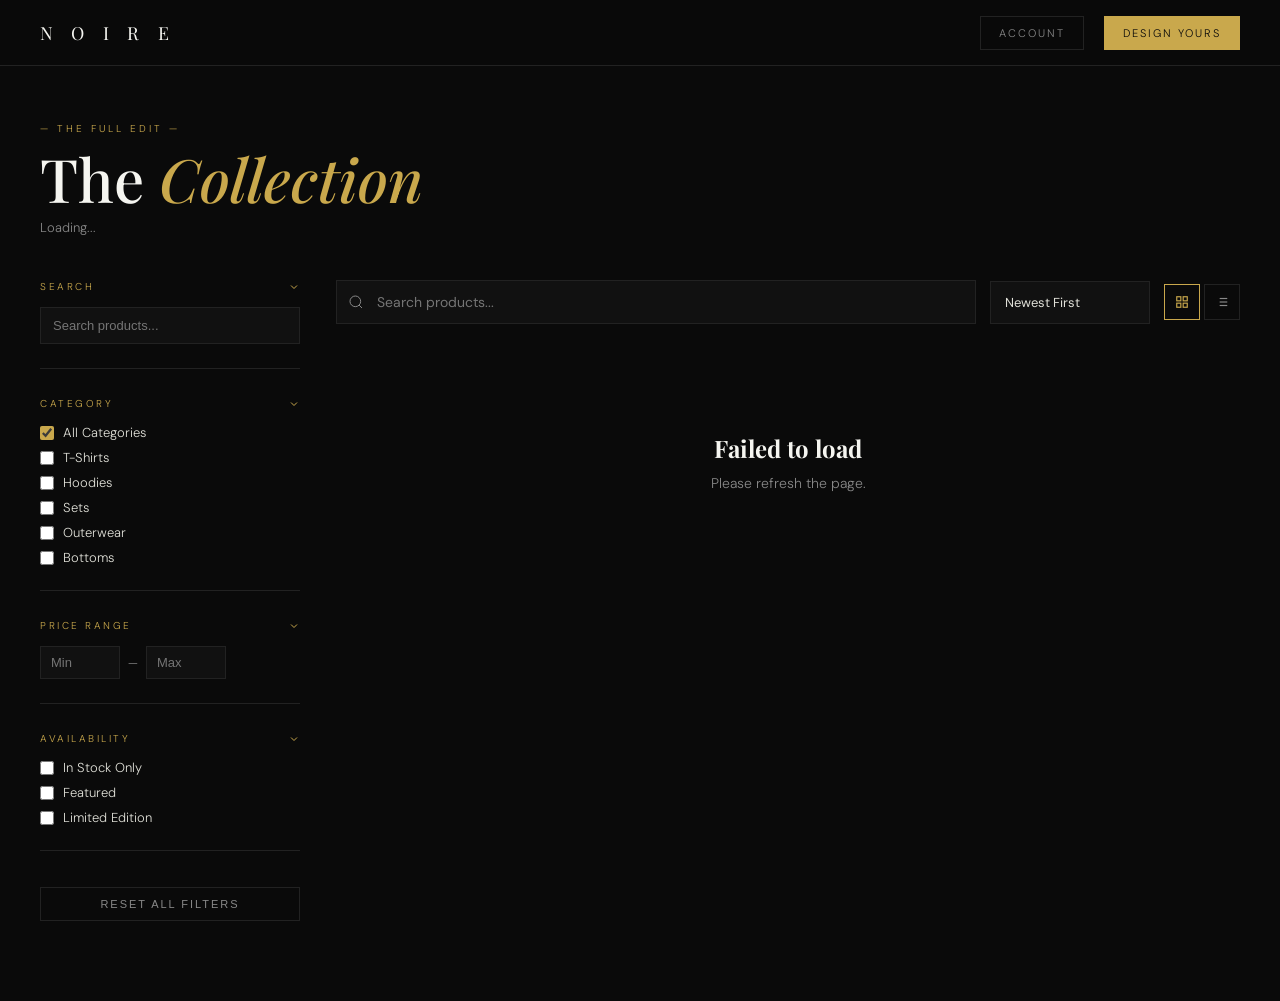
<file: collection.html>
<!DOCTYPE html>
<html lang="en">
<head>
  <meta charset="UTF-8"/>
  <meta name="viewport" content="width=device-width, initial-scale=1.0"/>
  <title>Collection — NOIRE</title>
  <link rel="preconnect" href="https://fonts.googleapis.com"/>
  <link rel="preconnect" href="https://fonts.gstatic.com" crossorigin/>
  <link href="https://fonts.googleapis.com/css2?family=Playfair+Display:ital,wght@0,400;0,500;0,700;1,400&family=DM+Sans:wght@300;400;500&display=swap" rel="stylesheet"/>
  <style>
:root{
  --black:#0a0a0a;--black-2:#111;--black-3:#1a1a1a;
  --gray-dark:#222;--gray-mid:#333;--gray-light:#888;
  --white:#f5f5f0;--white-2:#e0e0d8;
  --gold:#c9a84c;--gold-light:#e8c878;--gold-dark:#a07830;
  --font-serif:'Playfair Display',serif;--font-sans:'DM Sans',sans-serif;
  --ease:cubic-bezier(.25,.1,.25,1);
}
*,*::before,*::after{box-sizing:border-box;margin:0;padding:0;}
html{-webkit-font-smoothing:antialiased;}
body{background:var(--black);color:var(--white);font-family:var(--font-sans);font-weight:300;}
a{text-decoration:none;color:inherit;}
::selection{background:var(--gold);color:var(--black);}

/* NAV */
.navbar{position:sticky;top:0;z-index:100;height:66px;background:rgba(10,10,10,.97);border-bottom:1px solid var(--gray-dark);backdrop-filter:blur(20px);}
.nav-inner{max-width:1300px;margin:0 auto;padding:0 40px;height:100%;display:flex;align-items:center;justify-content:space-between;}
.nav-logo{font-family:var(--font-serif);font-size:18px;letter-spacing:.4em;color:var(--white);transition:color .2s;}
.nav-logo:hover{color:var(--gold);}
.nav-right{display:flex;align-items:center;gap:20px;}
.nav-btn{font-size:11px;letter-spacing:.18em;text-transform:uppercase;padding:9px 18px;border:1px solid var(--gray-dark);color:var(--gray-light);background:none;cursor:pointer;transition:border-color .2s,color .2s;text-decoration:none;display:inline-block;}
.nav-btn:hover,.nav-btn.primary{border-color:var(--gold);color:var(--gold);}
.nav-btn.primary{background:var(--gold);color:var(--black);}
.nav-btn.primary:hover{background:var(--gold-light);}

/* HERO STRIP */
.collection-hero{padding:56px 40px 44px;max-width:1300px;margin:0 auto;display:flex;align-items:flex-end;justify-content:space-between;flex-wrap:wrap;gap:20px;}
.collection-hero-text{}
.hero-eyebrow{display:block;font-size:10px;letter-spacing:.3em;text-transform:uppercase;color:var(--gold);margin-bottom:10px;}
.hero-title{font-family:var(--font-serif);font-size:clamp(32px,5vw,60px);font-weight:500;line-height:1.1;}
.hero-title em{font-style:italic;color:var(--gold);}
.hero-count{font-size:13px;color:var(--gray-light);margin-top:8px;}

/* MAIN LAYOUT */
.collection-layout{max-width:1300px;margin:0 auto;padding:0 40px 80px;display:grid;grid-template-columns:260px 1fr;gap:36px;}

/* SIDEBAR FILTERS */
.filters-sidebar{position:sticky;top:80px;align-self:start;}
.filter-block{margin-bottom:28px;border-bottom:1px solid var(--gray-dark);padding-bottom:24px;}
.filter-block:last-child{border-bottom:none;}
.filter-title{font-size:10px;letter-spacing:.25em;text-transform:uppercase;color:var(--gold);margin-bottom:14px;display:flex;align-items:center;justify-content:space-between;cursor:pointer;}
.filter-title svg{transition:transform .25s;}
.filter-title.collapsed svg{transform:rotate(-90deg);}
.filter-body{display:flex;flex-direction:column;gap:8px;}
.filter-body.hidden{display:none;}

.check-label{display:flex;align-items:center;gap:9px;font-size:13px;color:var(--white-2);cursor:pointer;transition:color .2s;}
.check-label:hover{color:var(--white);}
.check-label input[type="checkbox"]{width:14px;height:14px;accent-color:var(--gold);}
.check-label .count{color:var(--gray-light);font-size:11px;margin-left:auto;}

.range-wrap{display:flex;flex-direction:column;gap:10px;}
.range-inputs{display:flex;align-items:center;gap:8px;}
.range-input{width:80px;background:var(--black-2);border:1px solid var(--gray-dark);color:var(--white);padding:8px 10px;font-size:13px;outline:none;transition:border-color .2s;}
.range-input:focus{border-color:var(--gold);}
.range-sep{color:var(--gray-light);font-size:12px;}
.range-slider{width:100%;accent-color:var(--gold);height:4px;}

.btn-reset-filters{width:100%;padding:10px;background:none;border:1px solid var(--gray-dark);color:var(--gray-light);font-size:11px;letter-spacing:.18em;text-transform:uppercase;cursor:pointer;transition:border-color .2s,color .2s;margin-top:8px;}
.btn-reset-filters:hover{border-color:var(--gold);color:var(--gold);}

/* SEARCH + SORT BAR */
.toolbar{display:flex;align-items:center;gap:14px;margin-bottom:28px;flex-wrap:wrap;}
.search-wrap{flex:1;min-width:200px;position:relative;}
.search-input{width:100%;background:var(--black-2);border:1px solid var(--gray-dark);color:var(--white);padding:12px 14px 12px 40px;font-size:14px;font-family:var(--font-sans);outline:none;transition:border-color .2s;}
.search-input:focus{border-color:var(--gold);}
.search-icon{position:absolute;left:12px;top:50%;transform:translateY(-50%);color:var(--gray-light);pointer-events:none;}
.sort-select{background:var(--black-2);border:1px solid var(--gray-dark);color:var(--white-2);padding:12px 14px;font-size:13px;font-family:var(--font-sans);outline:none;cursor:pointer;min-width:160px;-webkit-appearance:none;}
.sort-select:focus{border-color:var(--gold);}
.view-toggle{display:flex;gap:4px;}
.view-btn{width:36px;height:36px;background:none;border:1px solid var(--gray-dark);color:var(--gray-light);display:flex;align-items:center;justify-content:center;cursor:pointer;transition:border-color .2s,color .2s;}
.view-btn.active,.view-btn:hover{border-color:var(--gold);color:var(--gold);}

/* PRODUCT GRID */
.products-grid{display:grid;grid-template-columns:repeat(3,1fr);gap:24px;}
.products-grid.list-view{grid-template-columns:1fr;}

/* PRODUCT CARD */
.product-card{position:relative;background:var(--black-2);border:1px solid var(--gray-dark);transition:border-color .3s,transform .3s;}
.product-card:hover{border-color:rgba(201,168,76,.3);transform:translateY(-4px);}

.product-img-wrap{position:relative;aspect-ratio:3/4;overflow:hidden;}
.product-img{width:100%;height:100%;object-fit:cover;transition:transform .6s var(--ease);}
.product-img-placeholder{width:100%;height:100%;background:linear-gradient(140deg,#1a1a1a,#0e0e0e);}
.product-card:hover .product-img{transform:scale(1.04);}

.product-badges{position:absolute;top:12px;left:12px;display:flex;flex-direction:column;gap:5px;z-index:2;}
.badge{padding:4px 9px;font-size:9px;letter-spacing:.15em;text-transform:uppercase;font-weight:500;}
.badge-limited{background:#111;color:var(--white);border:1px solid #333;}
.badge-new{background:var(--white);color:#000;}
.badge-gold{background:var(--gold);color:#000;}
.badge-out{background:rgba(200,80,80,.15);color:#e88080;border:1px solid rgba(200,80,80,.3);}

.wishlist-btn{position:absolute;top:10px;right:10px;width:34px;height:34px;background:rgba(10,10,10,.7);border:1px solid rgba(255,255,255,.1);color:var(--gray-light);display:flex;align-items:center;justify-content:center;cursor:pointer;z-index:2;transition:background .2s,color .2s,border-color .2s;}
.wishlist-btn:hover,.wishlist-btn.active{background:rgba(201,168,76,.15);border-color:var(--gold);color:var(--gold);}

.product-overlay{position:absolute;inset:0;background:rgba(10,10,10,.7);display:flex;flex-direction:column;align-items:center;justify-content:center;gap:8px;opacity:0;transition:opacity .25s;z-index:3;}
.product-card:hover .product-overlay{opacity:1;}
.btn-add{background:var(--white);color:#000;padding:12px 28px;font-size:11px;letter-spacing:.18em;text-transform:uppercase;border:none;cursor:pointer;transform:translateY(8px);transition:transform .25s var(--ease),background .2s;font-family:var(--font-sans);}
.product-card:hover .btn-add{transform:translateY(0);}
.btn-add:hover{background:var(--gold);}
.btn-add:disabled{opacity:.5;cursor:not-allowed;}

.product-info{padding:16px;}
.product-cat{font-size:10px;letter-spacing:.15em;text-transform:uppercase;color:var(--gray-light);margin-bottom:6px;}
.product-name{font-family:var(--font-serif);font-size:17px;font-weight:500;color:var(--white);margin-bottom:8px;line-height:1.3;}
.product-footer{display:flex;align-items:center;justify-content:space-between;}
.product-price{font-family:var(--font-serif);font-size:17px;color:var(--gold);}
.product-rating{display:flex;align-items:center;gap:5px;font-size:11px;}
.stars{color:var(--gold);letter-spacing:1px;}
.rating-count{color:var(--gray-light);}
.stock-low{font-size:10px;color:#e8a04c;letter-spacing:.08em;margin-top:6px;display:flex;align-items:center;gap:4px;}
.stock-dot{width:5px;height:5px;border-radius:50%;background:#e8a04c;animation:pulse 1.5s ease-in-out infinite;}
@keyframes pulse{0%,100%{opacity:1}50%{opacity:.3}}

/* LIST VIEW CARD */
.list-view .product-card{display:grid;grid-template-columns:200px 1fr;gap:0;}
.list-view .product-img-wrap{aspect-ratio:unset;height:200px;}
.list-view .product-info{padding:24px;display:flex;flex-direction:column;justify-content:space-between;}
.list-view .product-desc{font-size:13px;color:var(--gray-light);line-height:1.7;margin:8px 0 14px;}
.list-view .btn-add-inline{display:inline-flex;align-items:center;gap:8px;background:var(--gold);color:#000;padding:11px 22px;font-size:11px;letter-spacing:.18em;text-transform:uppercase;border:none;cursor:pointer;font-family:var(--font-sans);transition:background .2s;}
.list-view .btn-add-inline:hover{background:var(--gold-light);}

/* PAGINATION */
.pagination{display:flex;align-items:center;justify-content:center;gap:8px;margin-top:48px;}
.page-btn{width:36px;height:36px;background:none;border:1px solid var(--gray-dark);color:var(--white-2);font-size:13px;cursor:pointer;transition:border-color .2s,color .2s;}
.page-btn:hover,.page-btn.active{border-color:var(--gold);color:var(--gold);}
.page-btn:disabled{opacity:.3;cursor:not-allowed;}

/* NO RESULTS */
.no-results{text-align:center;padding:80px 20px;grid-column:1/-1;}
.no-results h3{font-family:var(--font-serif);font-size:24px;margin-bottom:10px;color:var(--white);}
.no-results p{color:var(--gray-light);font-size:14px;}

/* LOADING SKELETONS */
.skeleton{background:linear-gradient(90deg,var(--black-3) 25%,var(--black-2) 50%,var(--black-3) 75%);background-size:200% 100%;animation:shimmer 1.5s infinite;}
@keyframes shimmer{0%{background-position:200% 0}100%{background-position:-200% 0}}
.skeleton-card{border:1px solid var(--gray-dark);}
.skeleton-img{aspect-ratio:3/4;}
.skeleton-text{height:14px;margin:16px 16px 8px;}
.skeleton-text-sm{height:10px;margin:0 16px 16px;width:60%;}

/* TOAST */
.toast{position:fixed;bottom:28px;right:28px;background:#111;border:1px solid rgba(201,168,76,.35);color:var(--white);padding:14px 20px;font-size:13px;z-index:9999;opacity:0;transform:translateY(10px);transition:opacity .3s,transform .3s;pointer-events:none;max-width:320px;}
.toast.show{opacity:1;transform:translateY(0);}

/* RESPONSIVE */
@media(max-width:1000px){.collection-layout{grid-template-columns:1fr;}.filters-sidebar{position:static;}}
@media(max-width:700px){
  .collection-hero,.collection-layout{padding-left:20px;padding-right:20px;}
  .nav-inner{padding:0 20px;}
  .products-grid{grid-template-columns:1fr 1fr;}
  .toolbar{flex-direction:column;align-items:stretch;}
}
@media(max-width:480px){.products-grid{grid-template-columns:1fr;}}
  </style>
</head>
<body>

<nav class="navbar">
  <div class="nav-inner">
    <a href="/" class="nav-logo">N O I R E</a>
    <div class="nav-right">
      <a href="/dashboard.html" class="nav-btn" id="nav-account">Account</a>
      <a href="/custom-order.html" class="nav-btn primary">Design Yours</a>
    </div>
  </div>
</nav>

<div class="collection-hero">
  <div class="collection-hero-text">
    <span class="hero-eyebrow">— The Full Edit —</span>
    <h1 class="hero-title">The <em>Collection</em></h1>
    <p class="hero-count" id="results-count">Loading...</p>
  </div>
</div>

<div class="collection-layout">
  <!-- FILTERS -->
  <aside class="filters-sidebar">
    <!-- Search -->
    <div class="filter-block">
      <div class="filter-title" data-target="search-body">
        Search
        <svg width="12" height="12" viewBox="0 0 24 24" fill="none" stroke="currentColor" stroke-width="2">
          <polyline points="6 9 12 15 18 9"/>
        </svg>
      </div>
      <div class="filter-body" id="search-body">
        <input type="text" id="sidebar-search" placeholder="Search products..." class="range-input" style="width:100%;padding:10px 12px;" autocomplete="off"/>
      </div>
    </div>

    <!-- Categories -->
    <div class="filter-block">
      <div class="filter-title" data-target="cat-body">
        Category
        <svg width="12" height="12" viewBox="0 0 24 24" fill="none" stroke="currentColor" stroke-width="2">
          <polyline points="6 9 12 15 18 9"/>
        </svg>
      </div>
      <div class="filter-body" id="cat-body">
        <label class="check-label">
          <input type="checkbox" class="cat-filter" value="" checked/>
          All Categories <span class="count" id="cat-count-all"></span>
        </label>
        <label class="check-label">
          <input type="checkbox" class="cat-filter" value="T-Shirts"/>
          T-Shirts <span class="count" id="cat-count-T-Shirts"></span>
        </label>
        <label class="check-label">
          <input type="checkbox" class="cat-filter" value="Hoodies"/>
          Hoodies <span class="count" id="cat-count-Hoodies"></span>
        </label>
        <label class="check-label">
          <input type="checkbox" class="cat-filter" value="Sets"/>
          Sets <span class="count" id="cat-count-Sets"></span>
        </label>
        <label class="check-label">
          <input type="checkbox" class="cat-filter" value="Outerwear"/>
          Outerwear <span class="count" id="cat-count-Outerwear"></span>
        </label>
        <label class="check-label">
          <input type="checkbox" class="cat-filter" value="Bottoms"/>
          Bottoms <span class="count" id="cat-count-Bottoms"></span>
        </label>
      </div>
    </div>

    <!-- Price -->
    <div class="filter-block">
      <div class="filter-title" data-target="price-body">
        Price Range
        <svg width="12" height="12" viewBox="0 0 24 24" fill="none" stroke="currentColor" stroke-width="2">
          <polyline points="6 9 12 15 18 9"/>
        </svg>
      </div>
      <div class="filter-body" id="price-body">
        <div class="range-wrap">
          <div class="range-inputs">
            <input type="number" class="range-input" id="min-price" placeholder="Min" min="0"/>
            <span class="range-sep">—</span>
            <input type="number" class="range-input" id="max-price" placeholder="Max" min="0"/>
          </div>
        </div>
      </div>
    </div>

    <!-- Availability -->
    <div class="filter-block">
      <div class="filter-title" data-target="avail-body">
        Availability
        <svg width="12" height="12" viewBox="0 0 24 24" fill="none" stroke="currentColor" stroke-width="2">
          <polyline points="6 9 12 15 18 9"/>
        </svg>
      </div>
      <div class="filter-body" id="avail-body">
        <label class="check-label"><input type="checkbox" id="filter-instock"/> In Stock Only</label>
        <label class="check-label"><input type="checkbox" id="filter-featured"/> Featured</label>
        <label class="check-label"><input type="checkbox" id="filter-limited"/> Limited Edition</label>
      </div>
    </div>

    <button class="btn-reset-filters" id="btn-reset">Reset All Filters</button>
  </aside>

  <!-- MAIN CONTENT -->
  <main>
    <div class="toolbar">
      <div class="search-wrap">
        <svg class="search-icon" width="16" height="16" viewBox="0 0 24 24" fill="none" stroke="currentColor" stroke-width="1.5">
          <circle cx="11" cy="11" r="8"/><line x1="21" y1="21" x2="16.65" y2="16.65"/>
        </svg>
        <input type="text" class="search-input" id="main-search" placeholder="Search products..." autocomplete="off"/>
      </div>
      <select class="sort-select" id="sort-select">
        <option value="newest">Newest First</option>
        <option value="featured">Featured</option>
        <option value="price_asc">Price: Low → High</option>
        <option value="price_desc">Price: High → Low</option>
      </select>
      <div class="view-toggle">
        <button class="view-btn active" id="btn-grid-view" title="Grid view">
          <svg width="14" height="14" viewBox="0 0 24 24" fill="none" stroke="currentColor" stroke-width="2">
            <rect x="3" y="3" width="7" height="7"/><rect x="14" y="3" width="7" height="7"/>
            <rect x="14" y="14" width="7" height="7"/><rect x="3" y="14" width="7" height="7"/>
          </svg>
        </button>
        <button class="view-btn" id="btn-list-view" title="List view">
          <svg width="14" height="14" viewBox="0 0 24 24" fill="none" stroke="currentColor" stroke-width="2">
            <line x1="8" y1="6" x2="21" y2="6"/><line x1="8" y1="12" x2="21" y2="12"/>
            <line x1="8" y1="18" x2="21" y2="18"/><line x1="3" y1="6" x2="3.01" y2="6"/>
            <line x1="3" y1="12" x2="3.01" y2="12"/><line x1="3" y1="18" x2="3.01" y2="18"/>
          </svg>
        </button>
      </div>
    </div>

    <div class="products-grid" id="products-grid"></div>
    <div class="pagination" id="pagination"></div>
  </main>
</div>

<div class="toast" id="toast"></div>

<script>
const API   = 'https://noire-backend-i2bq.onrender.com/';
const token = localStorage.getItem('noire_token');
const user  = JSON.parse(localStorage.getItem('noire_user') || 'null');

// Update nav
if (user) document.getElementById('nav-account').textContent = user.name.split(' ')[0];

/* ── State ──────────────────────────────────────────────────── */
let allProducts = [];
let filtered    = [];
let currentPage = 1;
const PER_PAGE  = 12;
let isGridView  = true;

/* ── Toast ──────────────────────────────────────────────────── */
let _tt;
function toast(msg) {
  const el = document.getElementById('toast');
  el.textContent = msg; el.classList.add('show');
  clearTimeout(_tt); _tt = setTimeout(() => el.classList.remove('show'), 3000);
}

/* ── Cart (localStorage) ────────────────────────────────────── */
const Cart = {
  _k: 'noire_cart',
  items: JSON.parse(localStorage.getItem('noire_cart') || '[]'),
  save() { localStorage.setItem(this._k, JSON.stringify(this.items)); },
  add(p) {
    const e = this.items.find(i => i.id === String(p.id));
    if (e) e.qty++; else this.items.push({ id: String(p.id), name: p.name, price: p.price, image_url: p.image_url, qty: 1 });
    this.save();
  },
};

/* ── Load products ──────────────────────────────────────────── */
async function loadProducts() {
  document.getElementById('products-grid').innerHTML = Array(6).fill(`
    <div class="skeleton-card skeleton">
      <div class="skeleton-img skeleton"></div>
      <div class="skeleton-text skeleton"></div>
      <div class="skeleton-text-sm skeleton"></div>
    </div>`).join('');

  try {
    const res  = await fetch(`${API}/products`);
    const data = await res.json();
    allProducts = data.products || [];
    updateCategoryCounts();
    applyFilters();
  } catch (err) {
    document.getElementById('products-grid').innerHTML = `<div class="no-results"><h3>Failed to load</h3><p>Please refresh the page.</p></div>`;
  }
}

/* ── Category counts ────────────────────────────────────────── */
function updateCategoryCounts() {
  const cats = ['T-Shirts','Hoodies','Sets','Outerwear','Bottoms'];
  document.getElementById('cat-count-all').textContent = `(${allProducts.length})`;
  cats.forEach(c => {
    const el = document.getElementById(`cat-count-${c}`);
    if (el) el.textContent = `(${allProducts.filter(p => p.category === c).length})`;
  });
}

/* ── Apply filters + search ─────────────────────────────────── */
function applyFilters() {
  const q       = (document.getElementById('main-search')?.value || document.getElementById('sidebar-search')?.value || '').toLowerCase();
  const minP    = parseFloat(document.getElementById('min-price')?.value) || 0;
  const maxP    = parseFloat(document.getElementById('max-price')?.value) || Infinity;
  const inStock = document.getElementById('filter-instock')?.checked;
  const featured= document.getElementById('filter-featured')?.checked;
  const limited = document.getElementById('filter-limited')?.checked;
  const sort    = document.getElementById('sort-select')?.value || 'newest';

  // Selected categories (unchecked "All" = check individual boxes)
  const catBoxes  = [...document.querySelectorAll('.cat-filter')].filter(c => c.value !== '' && c.checked);
  const allCatBox = document.querySelector('.cat-filter[value=""]');
  const selCats   = allCatBox?.checked ? [] : catBoxes.map(c => c.value);

  filtered = allProducts.filter(p => {
    if (q && !p.name.toLowerCase().includes(q) && !p.description.toLowerCase().includes(q) && !p.category.toLowerCase().includes(q)) return false;
    if (p.price < minP || (maxP !== Infinity && p.price > maxP)) return false;
    if (inStock && p.stock <= 0) return false;
    if (featured && !p.is_featured) return false;
    if (limited && !p.is_limited) return false;
    if (selCats.length && !selCats.includes(p.category)) return false;
    return true;
  });

  // Sort
  if (sort === 'price_asc')  filtered.sort((a, b) => a.price - b.price);
  if (sort === 'price_desc') filtered.sort((a, b) => b.price - a.price);
  if (sort === 'newest')     filtered.sort((a, b) => b.id - a.id);
  if (sort === 'featured')   filtered.sort((a, b) => b.is_featured - a.is_featured);

  currentPage = 1;
  render();
}

/* ── Render products ────────────────────────────────────────── */
function render() {
  const grid    = document.getElementById('products-grid');
  const countEl = document.getElementById('results-count');
  const total   = filtered.length;
  const start   = (currentPage - 1) * PER_PAGE;
  const page    = filtered.slice(start, start + PER_PAGE);

  countEl.textContent = `${total} piece${total !== 1 ? 's' : ''} found`;

  if (page.length === 0) {
    grid.innerHTML = `
      <div class="no-results">
        <h3>No pieces found</h3>
        <p>Try adjusting your filters or search terms.</p>
      </div>`;
    renderPagination(0);
    return;
  }

  grid.innerHTML = page.map(p => isGridView ? renderGridCard(p) : renderListCard(p)).join('');
  renderPagination(total);
}

function starsHtml(avg, count) {
  if (!count) return '';
  const full  = Math.round(avg);
  const stars = '★'.repeat(full) + '☆'.repeat(5 - full);
  return `<span class="stars">${stars}</span><span class="rating-count">(${count})</span>`;
}

function renderGridCard(p) {
  const outOfStock = p.stock === 0;
  return `
    <div class="product-card">
      <div class="product-img-wrap">
        ${p.image_url
          ? `<img class="product-img" src="${p.image_url}" alt="${p.name}" loading="lazy"/>`
          : `<div class="product-img-placeholder"></div>`}
        <div class="product-badges">
          ${p.is_limited ? '<span class="badge badge-limited">Limited</span>' : ''}
          ${p.is_featured ? '<span class="badge badge-new">Featured</span>' : ''}
          ${outOfStock ? '<span class="badge badge-out">Sold Out</span>' : ''}
        </div>
        <button class="wishlist-btn" onclick="toggleWishlist(${p.id},'${p.name.replace(/'/g,"\\'")}',this)" title="Wishlist">
          <svg width="15" height="15" viewBox="0 0 24 24" fill="none" stroke="currentColor" stroke-width="1.5">
            <path d="M20.84 4.61a5.5 5.5 0 00-7.78 0L12 5.67l-1.06-1.06a5.5 5.5 0 00-7.78 7.78l1.06 1.06L12 21.23l7.78-7.78 1.06-1.06a5.5 5.5 0 000-7.78z"/>
          </svg>
        </button>
        <div class="product-overlay">
          <button class="btn-add" onclick="addToCart(${JSON.stringify(p).replace(/"/g,'&quot;')})" ${outOfStock ? 'disabled' : ''}>
            ${outOfStock ? 'Out of Stock' : 'Add to Cart'}
          </button>
        </div>
      </div>
      <div class="product-info">
        <div class="product-cat">${p.category}</div>
        <div class="product-name">${p.name}</div>
        ${p.stock > 0 && p.stock <= 5 ? `<div class="stock-low"><span class="stock-dot"></span>Only ${p.stock} left</div>` : ''}
        <div class="product-footer">
          <span class="product-price">$${p.price.toFixed(0)}</span>
          <div class="product-rating">${starsHtml(p.avg_rating || 4.8, p.review_count || 0)}</div>
        </div>
      </div>
    </div>`;
}

function renderListCard(p) {
  const outOfStock = p.stock === 0;
  return `
    <div class="product-card">
      <div class="product-img-wrap">
        ${p.image_url ? `<img class="product-img" src="${p.image_url}" alt="${p.name}" loading="lazy"/>` : `<div class="product-img-placeholder"></div>`}
        <div class="product-badges">
          ${p.is_limited ? '<span class="badge badge-limited">Limited</span>' : ''}
          ${outOfStock ? '<span class="badge badge-out">Sold Out</span>' : ''}
        </div>
      </div>
      <div class="product-info">
        <div class="product-cat">${p.category}</div>
        <div class="product-name">${p.name}</div>
        <div class="product-desc">${p.description || ''}</div>
        <div class="product-footer">
          <div>
            <span class="product-price">$${p.price.toFixed(0)}</span>
            ${p.stock > 0 && p.stock <= 5 ? `<div class="stock-low" style="margin-top:4px;"><span class="stock-dot"></span>Only ${p.stock} left</div>` : ''}
          </div>
          <button class="btn-add-inline" onclick="addToCart(${JSON.stringify(p).replace(/"/g,'&quot;')})" ${outOfStock ? 'disabled' : ''}>
            ${outOfStock ? 'Sold Out' : 'Add to Cart'}
          </button>
        </div>
      </div>
    </div>`;
}

/* ── Pagination ─────────────────────────────────────────────── */
function renderPagination(total) {
  const pages = Math.ceil(total / PER_PAGE);
  const el    = document.getElementById('pagination');
  if (pages <= 1) { el.innerHTML = ''; return; }

  let html = `<button class="page-btn" onclick="goPage(${currentPage-1})" ${currentPage===1?'disabled':''}>‹</button>`;
  for (let i = 1; i <= pages; i++) {
    if (i === 1 || i === pages || Math.abs(i - currentPage) <= 1) {
      html += `<button class="page-btn ${i===currentPage?'active':''}" onclick="goPage(${i})">${i}</button>`;
    } else if (Math.abs(i - currentPage) === 2) {
      html += `<span style="color:var(--gray-light);padding:0 4px">…</span>`;
    }
  }
  html += `<button class="page-btn" onclick="goPage(${currentPage+1})" ${currentPage===pages?'disabled':''}>›</button>`;
  el.innerHTML = html;
}
function goPage(n) {
  currentPage = n;
  render();
  document.querySelector('.collection-layout')?.scrollIntoView({ behavior: 'smooth' });
}

/* ── Cart actions ───────────────────────────────────────────── */
function addToCart(product) {
  Cart.add(product);
  // Sync badge on parent window if exists
  try {
    const badge = document.querySelector('.cart-badge');
    if (badge) badge.textContent = Cart.items.reduce((s, i) => s + i.qty, 0);
  } catch {}
  toast(`"${product.name}" added to cart ✓`);
}

/* ── Wishlist ───────────────────────────────────────────────── */
async function toggleWishlist(productId, name, btn) {
  if (!token) { toast('Please sign in to save to wishlist'); return; }
  const isActive = btn.classList.contains('active');
  try {
    if (isActive) {
      await fetch(`${API}/wishlist/${productId}`, {
        method: 'DELETE', headers: { Authorization: `Bearer ${token}` }
      });
      btn.classList.remove('active');
      toast(`Removed from wishlist`);
    } else {
      await fetch(`${API}/wishlist`, {
        method: 'POST',
        headers: { 'Content-Type': 'application/json', Authorization: `Bearer ${token}` },
        body: JSON.stringify({ product_id: productId }),
      });
      btn.classList.add('active');
      toast(`"${name}" saved to wishlist ♥`);
    }
  } catch { toast('Failed. Please try again.'); }
}

/* ── View toggle ────────────────────────────────────────────── */
document.getElementById('btn-grid-view').addEventListener('click', () => {
  isGridView = true;
  document.getElementById('products-grid').classList.remove('list-view');
  document.getElementById('btn-grid-view').classList.add('active');
  document.getElementById('btn-list-view').classList.remove('active');
  render();
});
document.getElementById('btn-list-view').addEventListener('click', () => {
  isGridView = false;
  document.getElementById('products-grid').classList.add('list-view');
  document.getElementById('btn-list-view').classList.add('active');
  document.getElementById('btn-grid-view').classList.remove('active');
  render();
});

/* ── Filter events ──────────────────────────────────────────── */
let debounceTimer;
function debounce(fn) {
  clearTimeout(debounceTimer);
  debounceTimer = setTimeout(fn, 280);
}

document.getElementById('main-search').addEventListener('input', () => debounce(applyFilters));
document.getElementById('sidebar-search').addEventListener('input', (e) => {
  document.getElementById('main-search').value = e.target.value;
  debounce(applyFilters);
});
document.getElementById('sort-select').addEventListener('change', applyFilters);
document.getElementById('min-price').addEventListener('input', () => debounce(applyFilters));
document.getElementById('max-price').addEventListener('input', () => debounce(applyFilters));
document.getElementById('filter-instock').addEventListener('change', applyFilters);
document.getElementById('filter-featured').addEventListener('change', applyFilters);
document.getElementById('filter-limited').addEventListener('change', applyFilters);

document.querySelectorAll('.cat-filter').forEach(cb => {
  cb.addEventListener('change', (e) => {
    if (e.target.value === '') {
      // "All" checked: uncheck others
      document.querySelectorAll('.cat-filter[value!=""]').forEach(c => c.checked = false);
    } else {
      // Specific category: uncheck "All"
      document.querySelector('.cat-filter[value=""]').checked = false;
    }
    applyFilters();
  });
});

// Collapsible filter blocks
document.querySelectorAll('.filter-title').forEach(title => {
  title.addEventListener('click', () => {
    const target = document.getElementById(title.dataset.target);
    if (target) {
      target.classList.toggle('hidden');
      title.classList.toggle('collapsed');
    }
  });
});

// Reset filters
document.getElementById('btn-reset').addEventListener('click', () => {
  document.getElementById('main-search').value = '';
  document.getElementById('sidebar-search').value = '';
  document.getElementById('min-price').value = '';
  document.getElementById('max-price').value = '';
  document.getElementById('filter-instock').checked = false;
  document.getElementById('filter-featured').checked = false;
  document.getElementById('filter-limited').checked = false;
  document.querySelectorAll('.cat-filter').forEach(c => c.checked = c.value === '');
  document.getElementById('sort-select').value = 'newest';
  applyFilters();
});

// Check URL params for pre-filters
const params = new URLSearchParams(window.location.search);
if (params.get('category')) {
  document.querySelector('.cat-filter[value=""]').checked = false;
  const catBox = document.querySelector(`.cat-filter[value="${params.get('category')}"]`);
  if (catBox) catBox.checked = true;
}
if (params.get('q')) {
  document.getElementById('main-search').value = params.get('q');
  document.getElementById('sidebar-search').value = params.get('q');
}

loadProducts();
</script>
</body>
</html>
</file>
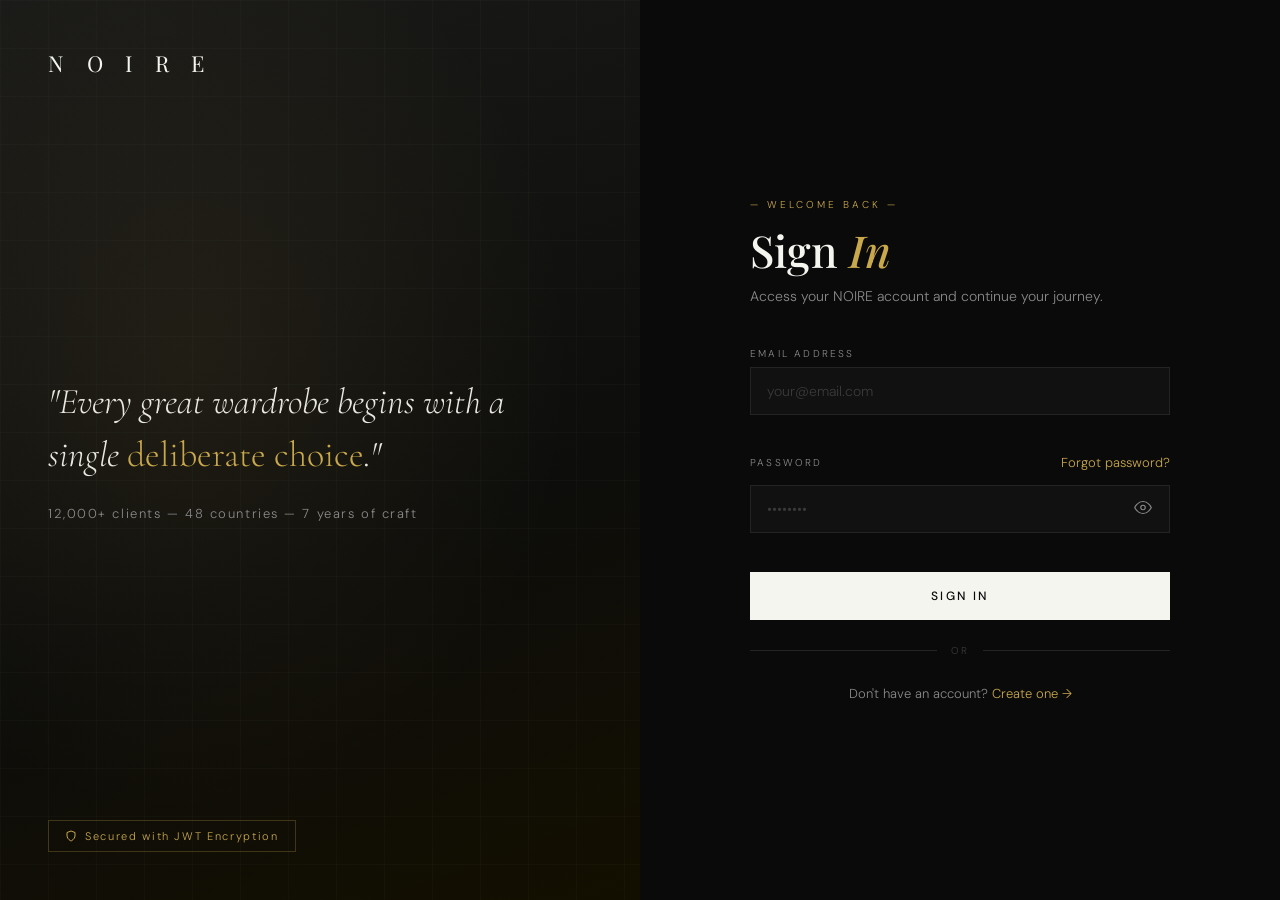
<file: custom-order.html>
<!DOCTYPE html>
<html lang="en">
<head>
  <meta charset="UTF-8"/>
  <meta name="viewport" content="width=device-width, initial-scale=1.0"/>
  <title>Design Your Piece — NOIRE</title>
  <link rel="preconnect" href="https://fonts.googleapis.com"/>
  <link href="https://fonts.googleapis.com/css2?family=Playfair+Display:ital,wght@0,400;0,500;0,700;1,400&family=DM+Sans:wght@300;400;500&display=swap" rel="stylesheet"/>
  <style>
:root{
  --black:#0a0a0a;--black-2:#111;--black-3:#1a1a1a;
  --gray-dark:#222;--gray-mid:#333;--gray-light:#888;
  --white:#f5f5f0;--white-2:#e0e0d8;
  --gold:#c9a84c;--gold-light:#e8c878;
  --font-serif:'Playfair Display',serif;--font-sans:'DM Sans',sans-serif;
}
*,*::before,*::after{box-sizing:border-box;margin:0;padding:0;}
html{-webkit-font-smoothing:antialiased;}
body{background:var(--black);color:var(--white);font-family:var(--font-sans);font-weight:300;min-height:100vh;}
a{text-decoration:none;color:inherit;}
::selection{background:var(--gold);color:#000;}

.navbar{position:sticky;top:0;z-index:100;height:66px;background:rgba(10,10,10,.97);border-bottom:1px solid var(--gray-dark);backdrop-filter:blur(20px);}
.nav-inner{max-width:1100px;margin:0 auto;padding:0 40px;height:100%;display:flex;align-items:center;justify-content:space-between;}
.nav-logo{font-family:var(--font-serif);font-size:18px;letter-spacing:.4em;color:var(--white);}
.nav-logo:hover{color:var(--gold);}
.nav-back{font-size:11px;letter-spacing:.18em;text-transform:uppercase;color:var(--gray-light);display:flex;align-items:center;gap:6px;transition:color .2s;}
.nav-back:hover{color:var(--gold);}

.page-wrap{max-width:1100px;margin:0 auto;padding:60px 40px 80px;display:grid;grid-template-columns:1fr 440px;gap:60px;align-items:start;}

/* LEFT FORM */
.form-header{margin-bottom:44px;}
.eyebrow{display:block;font-size:10px;letter-spacing:.3em;text-transform:uppercase;color:var(--gold);margin-bottom:12px;}
.page-title{font-family:var(--font-serif);font-size:clamp(32px,5vw,52px);font-weight:500;line-height:1.1;margin-bottom:14px;}
.page-title em{font-style:italic;color:var(--gold);}
.page-subtitle{font-size:14px;color:var(--gray-light);line-height:1.75;}

.form{display:flex;flex-direction:column;gap:22px;}
.field{display:flex;flex-direction:column;gap:8px;}
.field label{font-size:10px;letter-spacing:.2em;text-transform:uppercase;color:var(--gray-light);}
.field input,.field textarea,.field select{background:var(--black-2);border:1px solid var(--gray-dark);color:var(--white);padding:14px 16px;font-size:14px;font-family:var(--font-sans);outline:none;transition:border-color .2s;width:100%;-webkit-appearance:none;}
.field input:focus,.field textarea:focus,.field select:focus{border-color:var(--gold);}
.field input.error,.field textarea.error,.field select.error{border-color:#d46e6e;}
.field textarea{resize:vertical;min-height:120px;}
.field select option{background:var(--black-3);}
.field-error{font-size:11px;color:#d46e6e;min-height:14px;}
.field-hint{font-size:11px;color:var(--gray-light);}

.field-row{display:grid;grid-template-columns:1fr 1fr;gap:16px;}

/* CATEGORY PILLS */
.category-grid{display:grid;grid-template-columns:repeat(4,1fr);gap:10px;}
.cat-pill{border:1px solid var(--gray-dark);padding:12px 10px;text-align:center;cursor:pointer;font-size:12px;letter-spacing:.1em;color:var(--gray-light);transition:border-color .2s,color .2s,background .2s;user-select:none;}
.cat-pill:hover{border-color:var(--gray-mid);color:var(--white-2);}
.cat-pill.active{border-color:var(--gold);color:var(--gold);background:rgba(201,168,76,.08);}
.cat-pill .cat-icon{display:block;font-size:20px;margin-bottom:5px;}
input[name="category"]{display:none;}

/* IMAGE UPLOAD */
.upload-zone{border:2px dashed var(--gray-dark);padding:32px;text-align:center;cursor:pointer;transition:border-color .25s,background .25s;position:relative;}
.upload-zone:hover,.upload-zone.dragover{border-color:var(--gold);background:rgba(201,168,76,.04);}
.upload-zone-icon{color:var(--gray-light);margin:0 auto 12px;}
.upload-zone-text{font-size:14px;color:var(--gray-light);margin-bottom:6px;}
.upload-zone-hint{font-size:11px;color:var(--gray-mid);}
.upload-zone-btn{display:inline-block;margin-top:12px;padding:9px 20px;border:1px solid var(--gray-mid);font-size:11px;letter-spacing:.18em;text-transform:uppercase;color:var(--white-2);cursor:pointer;transition:border-color .2s,color .2s;}
.upload-zone-btn:hover{border-color:var(--gold);color:var(--gold);}
#file-input{display:none;}

.preview-grid{display:grid;grid-template-columns:repeat(5,1fr);gap:10px;margin-top:16px;}
.preview-item{position:relative;aspect-ratio:1;background:var(--black-3);border:1px solid var(--gray-dark);overflow:hidden;}
.preview-item img{width:100%;height:100%;object-fit:cover;}
.preview-remove{position:absolute;top:4px;right:4px;width:22px;height:22px;background:rgba(10,10,10,.85);border:none;color:var(--white);font-size:14px;cursor:pointer;display:flex;align-items:center;justify-content:center;transition:background .2s;}
.preview-remove:hover{background:rgba(200,80,80,.8);}
.upload-counter{font-size:11px;color:var(--gray-light);margin-top:8px;text-align:center;}

/* SUBMIT */
.btn-submit{width:100%;padding:18px;background:var(--gold);color:#000;border:none;font-family:var(--font-sans);font-size:12px;letter-spacing:.2em;text-transform:uppercase;font-weight:500;cursor:pointer;display:flex;align-items:center;justify-content:center;gap:10px;transition:background .2s;position:relative;overflow:hidden;}
.btn-submit::before{content:'';position:absolute;inset:0;background:var(--white);transform:translateX(-100%);transition:transform .4s cubic-bezier(.25,.1,.25,1);}
.btn-submit:hover::before{transform:translateX(0);}
.btn-submit span,.btn-submit svg{position:relative;z-index:1;}
.btn-submit:disabled{opacity:.6;cursor:not-allowed;}
.spin{width:16px;height:16px;border:2px solid rgba(0,0,0,.2);border-top-color:#000;border-radius:50%;animation:spin .6s linear infinite;display:none;}
.spin.show{display:inline-block;}
@keyframes spin{to{transform:rotate(360deg)}}

/* SUCCESS */
.success-wrap{display:none;text-align:center;padding:50px 0;}
.success-icon{font-size:54px;margin-bottom:20px;}
.success-title{font-family:var(--font-serif);font-size:30px;font-weight:500;color:var(--gold);margin-bottom:12px;}
.success-msg{font-size:14px;color:var(--gray-light);line-height:1.8;margin-bottom:28px;}
.success-link{display:inline-block;padding:12px 28px;border:1px solid var(--gold);color:var(--gold);font-size:11px;letter-spacing:.18em;text-transform:uppercase;transition:background .2s,color .2s;}
.success-link:hover{background:var(--gold);color:#000;}

.alert{padding:14px 18px;font-size:13px;line-height:1.5;display:none;}
.alert.show{display:block;}
.alert-error{background:rgba(212,110,110,.1);border:1px solid rgba(212,110,110,.4);color:#e8a0a0;}

/* RIGHT PANEL */
.info-panel{position:sticky;top:80px;}
.info-card{background:var(--black-2);border:1px solid var(--gray-dark);padding:32px;}
.info-title{font-family:var(--font-serif);font-size:20px;font-weight:500;margin-bottom:24px;}
.info-item{display:flex;align-items:flex-start;gap:14px;margin-bottom:20px;}
.info-icon{width:36px;height:36px;border:1px solid rgba(201,168,76,.3);display:flex;align-items:center;justify-content:center;color:var(--gold);flex-shrink:0;}
.info-item-title{font-size:13px;font-weight:500;color:var(--white);margin-bottom:3px;}
.info-item-text{font-size:12px;color:var(--gray-light);line-height:1.6;}
.divider{height:1px;background:var(--gray-dark);margin:24px 0;}
.process-steps{display:flex;flex-direction:column;gap:16px;}
.step{display:flex;align-items:center;gap:12px;}
.step-num{width:24px;height:24px;border-radius:50%;background:rgba(201,168,76,.15);border:1px solid rgba(201,168,76,.3);color:var(--gold);font-size:11px;font-weight:500;display:flex;align-items:center;justify-content:center;flex-shrink:0;}
.step-text{font-size:13px;color:var(--white-2);}

@media(max-width:900px){
  .page-wrap{grid-template-columns:1fr;}
  .info-panel{position:static;}
}
@media(max-width:600px){
  .page-wrap{padding:40px 20px 60px;}
  .nav-inner{padding:0 20px;}
  .category-grid{grid-template-columns:repeat(2,1fr);}
  .preview-grid{grid-template-columns:repeat(4,1fr);}
  .field-row{grid-template-columns:1fr;}
}
  </style>
</head>
<body>

<nav class="navbar">
  <div class="nav-inner">
    <a href="/" class="nav-logo">N O I R E</a>
    <a href="/collection.html" class="nav-back">
      <svg width="14" height="14" viewBox="0 0 24 24" fill="none" stroke="currentColor" stroke-width="1.5">
        <path d="M19 12H5M12 5l-7 7 7 7"/>
      </svg>
      Back to Collection
    </a>
  </div>
</nav>

<div class="page-wrap">
  <!-- FORM -->
  <div>
    <div class="form-header">
      <span class="eyebrow">— Bespoke Experience —</span>
      <h1 class="page-title">Design <em>Your Piece</em></h1>
      <p class="page-subtitle">
        Tell us your vision. Upload references, describe your style, and our team
        will respond with a quote within 24–48 hours. No commitment required.
      </p>
    </div>

    <div class="alert alert-error" id="alert-error" role="alert"></div>

    <form class="form" id="custom-form" novalidate>
      <!-- Category -->
      <div class="field">
        <label>Choose Category *</label>
        <input type="hidden" name="category" id="category-input" value="T-Shirt"/>
        <div class="category-grid">
          <div class="cat-pill active" data-cat="T-Shirt">
            <span class="cat-icon">👕</span>T-Shirt
          </div>
          <div class="cat-pill" data-cat="Hoodie">
            <span class="cat-icon">🧥</span>Hoodie
          </div>
          <div class="cat-pill" data-cat="Jacket">
            <span class="cat-icon">🧤</span>Jacket
          </div>
          <div class="cat-pill" data-cat="Pants">
            <span class="cat-icon">👖</span>Pants
          </div>
          <div class="cat-pill" data-cat="Set">
            <span class="cat-icon">👔</span>Full Set
          </div>
          <div class="cat-pill" data-cat="Dress">
            <span class="cat-icon">👗</span>Dress
          </div>
          <div class="cat-pill" data-cat="Accessories">
            <span class="cat-icon">🎩</span>Accessories
          </div>
          <div class="cat-pill" data-cat="Other">
            <span class="cat-icon">✨</span>Other
          </div>
        </div>
        <span class="field-error" id="cat-err"></span>
      </div>

      <!-- Description -->
      <div class="field">
        <label>Describe Your Vision *</label>
        <textarea name="description" id="description" placeholder="Describe colors, style, fit, fabric preferences, any special details. The more you tell us, the better we can serve you..." maxlength="2000"></textarea>
        <span class="field-error" id="desc-err"></span>
        <span class="field-hint">
          <span id="desc-count">0</span>/2000 characters
        </span>
      </div>

      <!-- Budget & Quantity -->
      <div class="field-row">
        <div class="field">
          <label>Budget (Optional)</label>
          <input type="text" name="budget" id="budget" placeholder="e.g. $200–$400"/>
          <span class="field-hint">Helps us tailor options to you</span>
        </div>
        <div class="field">
          <label>Quantity</label>
          <input type="number" name="quantity" id="quantity" value="1" min="1" max="500"/>
        </div>
      </div>

      <!-- Image Upload -->
      <div class="field">
        <label>Reference Images (Optional, max 5)</label>
        <div class="upload-zone" id="upload-zone">
          <svg class="upload-zone-icon" width="40" height="40" viewBox="0 0 24 24" fill="none" stroke="currentColor" stroke-width="1">
            <path d="M21 15v4a2 2 0 01-2 2H5a2 2 0 01-2-2v-4"/>
            <polyline points="17 8 12 3 7 8"/>
            <line x1="12" y1="3" x2="12" y2="15"/>
          </svg>
          <div class="upload-zone-text">Drag & drop images here</div>
          <div class="upload-zone-hint">JPG, PNG, WEBP, GIF · Max 5MB each</div>
          <label class="upload-zone-btn" for="file-input">Choose Files</label>
          <input type="file" id="file-input" accept="image/*" multiple/>
        </div>
        <div class="preview-grid" id="preview-grid"></div>
        <div class="upload-counter" id="upload-counter"></div>
      </div>

      <button type="submit" class="btn-submit" id="submit-btn">
        <span id="btn-text">Submit My Design</span>
        <div class="spin" id="btn-spin"></div>
      </button>
      <p style="text-align:center;font-size:11px;color:var(--gray-light);margin-top:10px;">
        We'll reply within 24–48 hours · Free consultation · No commitment
      </p>
    </form>

    <!-- Success state -->
    <div class="success-wrap" id="success-wrap">
      <div class="success-icon">✦</div>
      <h2 class="success-title">Request Received</h2>
      <p class="success-msg">
        Your design request has been submitted. Our team will review your vision
        and reach out within 24–48 hours with ideas, questions, and a quote.<br/><br/>
        You can track the status of your custom orders and message our designers
        from your account dashboard.
      </p>
      <a href="/dashboard.html" class="success-link">View in Dashboard →</a>
    </div>
  </div>

  <!-- RIGHT INFO PANEL -->
  <aside class="info-panel">
    <div class="info-card">
      <h3 class="info-title">The Bespoke Process</h3>

      <div class="process-steps">
        <div class="step"><div class="step-num">1</div><span class="step-text">You describe your vision and upload references</span></div>
        <div class="step"><div class="step-num">2</div><span class="step-text">Our team reviews within 24–48 hours</span></div>
        <div class="step"><div class="step-num">3</div><span class="step-text">We send a detailed quote via your message inbox</span></div>
        <div class="step"><div class="step-num">4</div><span class="step-text">You confirm and we begin production</span></div>
        <div class="step"><div class="step-num">5</div><span class="step-text">Your unique piece ships in 7–14 business days</span></div>
      </div>

      <div class="divider"></div>

      <div class="info-item">
        <div class="info-icon">
          <svg width="16" height="16" viewBox="0 0 24 24" fill="none" stroke="currentColor" stroke-width="1.5">
            <path d="M12 22s8-4 8-10V5l-8-3-8 3v7c0 6 8 10 8 10z"/>
          </svg>
        </div>
        <div>
          <div class="info-item-title">Guaranteed Unique</div>
          <div class="info-item-text">Every bespoke piece is made once — your design is never duplicated.</div>
        </div>
      </div>
      <div class="info-item">
        <div class="info-icon">
          <svg width="16" height="16" viewBox="0 0 24 24" fill="none" stroke="currentColor" stroke-width="1.5">
            <rect x="1" y="4" width="22" height="16" rx="2"/><line x1="1" y1="10" x2="23" y2="10"/>
          </svg>
        </div>
        <div>
          <div class="info-item-title">Secure Payment</div>
          <div class="info-item-text">Payment only after you approve the quote. No surprises.</div>
        </div>
      </div>
      <div class="info-item">
        <div class="info-icon">
          <svg width="16" height="16" viewBox="0 0 24 24" fill="none" stroke="currentColor" stroke-width="1.5">
            <path d="M5 12h14M12 5l7 7-7 7"/>
          </svg>
        </div>
        <div>
          <div class="info-item-title">Global Shipping</div>
          <div class="info-item-text">We ship to 48+ countries with full tracking and insurance.</div>
        </div>
      </div>
    </div>
  </aside>
</div>

<script>
const API   = 'https://noire-backend-i2bq.onrender.com/';
const token = localStorage.getItem('noire_token');
const user  = JSON.parse(localStorage.getItem('noire_user') || 'null');

if (!token || !user) {
  // Redirect to login, then come back
  window.location.href = `/login.html?redirect=${encodeURIComponent(window.location.pathname)}`;
}

/* ── Category selection ─────────────────────────────────────── */
document.querySelectorAll('.cat-pill').forEach(pill => {
  pill.addEventListener('click', () => {
    document.querySelectorAll('.cat-pill').forEach(p => p.classList.remove('active'));
    pill.classList.add('active');
    document.getElementById('category-input').value = pill.dataset.cat;
  });
});

/* ── Image upload ───────────────────────────────────────────── */
const MAX_FILES = 5;
const MAX_SIZE  = 5 * 1024 * 1024;
let selectedFiles = [];

const zone    = document.getElementById('upload-zone');
const fileIn  = document.getElementById('file-input');
const preview = document.getElementById('preview-grid');
const counter = document.getElementById('upload-counter');

function updateCounter() {
  counter.textContent = selectedFiles.length > 0
    ? `${selectedFiles.length}/${MAX_FILES} image${selectedFiles.length > 1 ? 's' : ''} selected`
    : '';
}

function addFiles(files) {
  for (const file of files) {
    if (selectedFiles.length >= MAX_FILES) { showAlert(`Maximum ${MAX_FILES} images allowed.`); break; }
    if (file.size > MAX_SIZE) { showAlert(`"${file.name}" is too large. Max 5MB.`); continue; }
    if (!file.type.startsWith('image/')) { showAlert(`"${file.name}" is not an image.`); continue; }
    selectedFiles.push(file);
  }
  renderPreviews();
}

function renderPreviews() {
  preview.innerHTML = selectedFiles.map((f, i) => {
    const url = URL.createObjectURL(f);
    return `
      <div class="preview-item">
        <img src="${url}" alt="Reference ${i+1}"/>
        <button class="preview-remove" onclick="removeFile(${i})" type="button" title="Remove">✕</button>
      </div>`;
  }).join('');
  updateCounter();
}

function removeFile(idx) {
  selectedFiles.splice(idx, 1);
  renderPreviews();
}

fileIn.addEventListener('change', (e) => addFiles(e.target.files));

zone.addEventListener('dragover', (e) => { e.preventDefault(); zone.classList.add('dragover'); });
zone.addEventListener('dragleave', () => zone.classList.remove('dragover'));
zone.addEventListener('drop', (e) => {
  e.preventDefault();
  zone.classList.remove('dragover');
  addFiles(e.dataTransfer.files);
});

/* ── Character counter ──────────────────────────────────────── */
document.getElementById('description').addEventListener('input', function() {
  document.getElementById('desc-count').textContent = this.value.length;
});

/* ── Alerts ─────────────────────────────────────────────────── */
function showAlert(msg) {
  const el = document.getElementById('alert-error');
  el.textContent = msg; el.classList.add('show');
  setTimeout(() => el.classList.remove('show'), 6000);
}

/* ── Form submit ────────────────────────────────────────────── */
document.getElementById('custom-form').addEventListener('submit', async (e) => {
  e.preventDefault();

  const category    = document.getElementById('category-input').value;
  const description = document.getElementById('description').value.trim();
  const budget      = document.getElementById('budget').value.trim();
  const quantity    = document.getElementById('quantity').value;

  // Validation
  let ok = true;
  if (!category) {
    document.getElementById('cat-err').textContent = 'Please select a category.';
    ok = false;
  } else { document.getElementById('cat-err').textContent = ''; }
  if (description.length < 10) {
    document.getElementById('desc-err').textContent = 'Please describe your vision (min. 10 characters).';
    const el = document.getElementById('description');
    el.classList.add('error');
    ok = false;
  } else {
    document.getElementById('desc-err').textContent = '';
    document.getElementById('description').classList.remove('error');
  }
  if (!ok) return;

  // Build FormData
  const fd = new FormData();
  fd.append('category',    category);
  fd.append('description', description);
  fd.append('budget',      budget);
  fd.append('quantity',    quantity || 1);
  selectedFiles.forEach(f => fd.append('images', f));

  // Loading
  const btn  = document.getElementById('submit-btn');
  const text = document.getElementById('btn-text');
  const spin = document.getElementById('btn-spin');
  btn.disabled  = true;
  text.textContent = 'Submitting...';
  spin.classList.add('show');

  try {
    const res  = await fetch(`${API}/custom-orders`, {
      method: 'POST',
      headers: { Authorization: `Bearer ${token}` },
      body: fd,
    });
    const data = await res.json();

    if (!res.ok) { showAlert(data.error || 'Submission failed. Please try again.'); return; }

    // Show success
    document.getElementById('custom-form').style.display = 'none';
    document.querySelector('.form-header').style.display = 'none';
    document.getElementById('alert-error').style.display = 'none';
    document.getElementById('success-wrap').style.display = 'block';

  } catch (err) {
    showAlert('Network error. Please check your connection.');
  } finally {
    btn.disabled = false;
    text.textContent = 'Submit My Design';
    spin.classList.remove('show');
  }
});

// Handle redirect from login
const params = new URLSearchParams(window.location.search);
if (params.get('redirect')) {
  localStorage.setItem('post_login_redirect', params.get('redirect'));
}
</script>
</body>
</html>
</file>
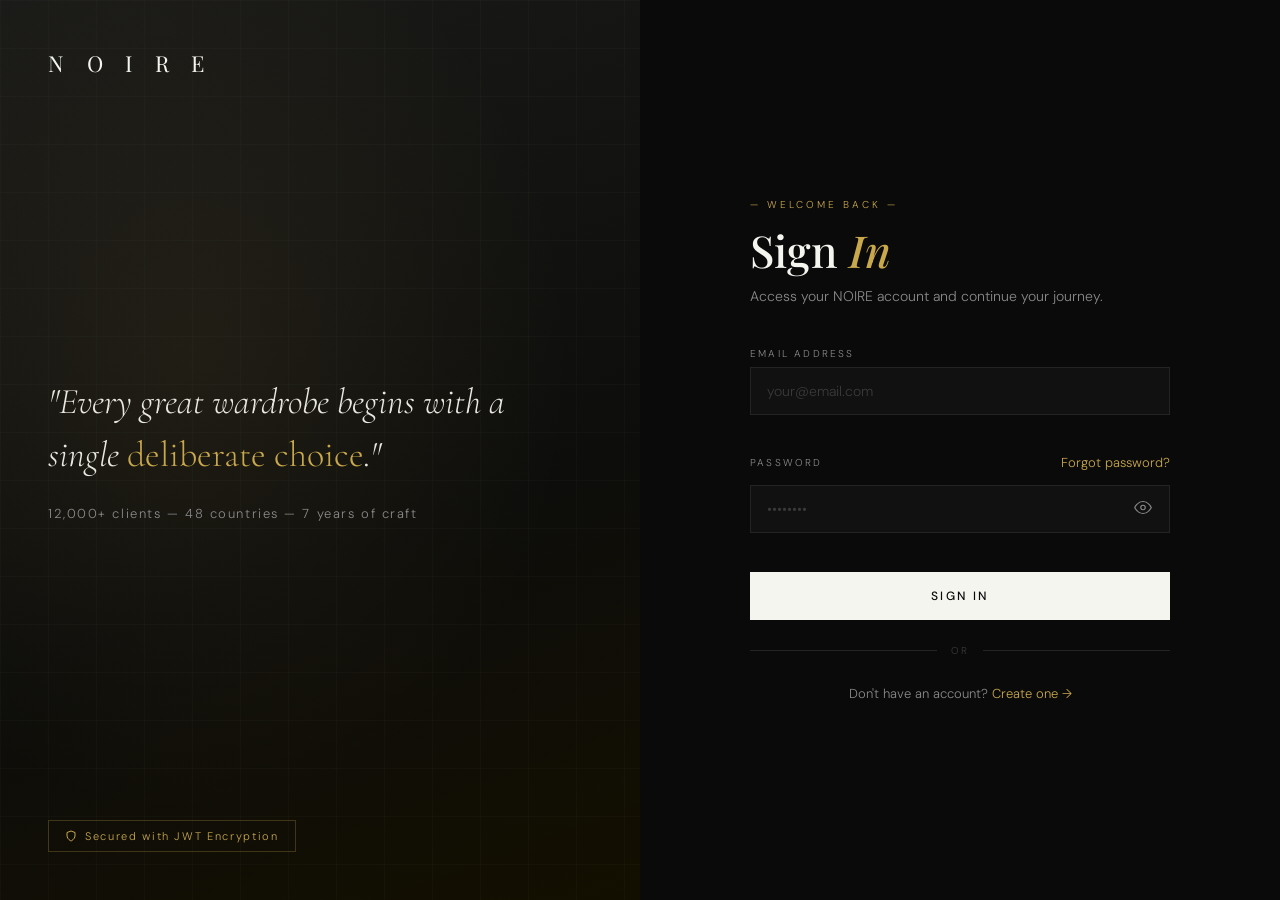
<file: dashboard.html>
<!DOCTYPE html>
<html lang="en">
<head>
  <meta charset="UTF-8"/>
  <meta name="viewport" content="width=device-width, initial-scale=1.0"/>
  <title>My Account — NOIRE</title>
  <link rel="preconnect" href="https://fonts.googleapis.com"/>
  <link href="https://fonts.googleapis.com/css2?family=Playfair+Display:ital,wght@0,400;0,500;0,700;1,400&family=DM+Sans:wght@300;400;500&display=swap" rel="stylesheet"/>
  <style>
:root{
  --black:#0a0a0a;--black-2:#111;--black-3:#1a1a1a;
  --gray-dark:#222;--gray-mid:#3a3a3a;--gray-light:#8a8a8a;
  --white:#f5f5f0;--white-2:#e8e8e0;
  --gold:#c9a84c;--gold-light:#e8c878;--gold-dark:#a07830;
  --font-serif:'Playfair Display',serif;--font-sans:'DM Sans',sans-serif;
}
*,*::before,*::after{box-sizing:border-box;margin:0;padding:0;}
html{-webkit-font-smoothing:antialiased;font-size:15px;}
body{background:var(--black);color:var(--white);font-family:var(--font-sans);font-weight:300;min-height:100vh;}
a{text-decoration:none;color:inherit;}
::selection{background:var(--gold);color:#000;}

/* NAV */
.navbar{position:sticky;top:0;z-index:100;height:64px;background:rgba(10,10,10,.97);border-bottom:1px solid var(--gray-dark);backdrop-filter:blur(20px);}
.nav-inner{max-width:1200px;margin:0 auto;padding:0 40px;height:100%;display:flex;align-items:center;justify-content:space-between;}
.nav-logo{font-family:var(--font-serif);font-size:17px;letter-spacing:.4em;color:var(--white);transition:color .2s;}
.nav-logo:hover{color:var(--gold);}
.nav-right{display:flex;align-items:center;gap:20px;}
.nav-name{font-size:13px;color:var(--gray-light);}
.btn-nav{font-size:11px;letter-spacing:.15em;text-transform:uppercase;color:var(--gray-light);background:none;border:1px solid var(--gray-dark);padding:7px 14px;cursor:pointer;transition:border-color .2s,color .2s;}
.btn-nav:hover{border-color:var(--gold);color:var(--gold);}
.btn-nav.primary{background:var(--gold);color:#000;border-color:var(--gold);}
.btn-nav.primary:hover{background:var(--gold-light);}

/* LAYOUT */
.dash{max-width:1200px;margin:0 auto;padding:48px 40px 80px;}

/* HEADER */
.dash-header{display:flex;align-items:flex-end;justify-content:space-between;margin-bottom:40px;flex-wrap:wrap;gap:16px;}
.dash-eyebrow{display:block;font-size:10px;letter-spacing:.28em;text-transform:uppercase;color:var(--gold);margin-bottom:10px;}
.dash-title{font-family:var(--font-serif);font-size:clamp(28px,4vw,44px);font-weight:500;}
.dash-title em{font-style:italic;color:var(--gold);}

/* STAT CARDS */
.stat-row{display:grid;grid-template-columns:repeat(4,1fr);gap:16px;margin-bottom:40px;}
.stat-card{background:var(--black-2);border:1px solid var(--gray-dark);padding:22px;transition:border-color .25s;}
.stat-card:hover{border-color:rgba(201,168,76,.3);}
.stat-label{font-size:9px;letter-spacing:.22em;text-transform:uppercase;color:var(--gray-light);margin-bottom:9px;}
.stat-value{font-family:var(--font-serif);font-size:28px;font-weight:600;color:var(--gold);}

/* TABS */
.tab-bar{display:flex;border-bottom:1px solid var(--gray-dark);margin-bottom:32px;overflow-x:auto;gap:0;}
.tab-btn{padding:13px 22px;font-size:11px;letter-spacing:.15em;text-transform:uppercase;color:var(--gray-light);background:none;border:none;cursor:pointer;border-bottom:2px solid transparent;white-space:nowrap;transition:color .2s,border-color .2s;margin-bottom:-1px;display:flex;align-items:center;gap:7px;}
.tab-btn.active{color:var(--white);border-bottom-color:var(--gold);}
.tab-badge{background:var(--gold);color:#000;font-size:9px;font-weight:600;min-width:16px;height:16px;border-radius:8px;padding:0 4px;display:flex;align-items:center;justify-content:center;}
.tab-section{display:none;}
.tab-section.active{display:block;}

/* TABLE */
.table-wrap{overflow-x:auto;}
table{width:100%;border-collapse:collapse;font-size:13px;}
th{text-align:left;font-size:9px;letter-spacing:.2em;text-transform:uppercase;color:var(--gray-light);padding:11px 14px;border-bottom:1px solid var(--gray-dark);font-weight:400;}
td{padding:14px;border-bottom:1px solid rgba(34,34,34,.6);color:var(--white-2);vertical-align:middle;}
tr:last-child td{border-bottom:none;}
tr:hover td{background:rgba(255,255,255,.015);}
.td-name{font-weight:500;color:var(--white);}
.td-gold{color:var(--gold);font-family:var(--font-serif);}
.td-muted{color:var(--gray-light);font-size:12px;}

/* STATUS PILLS */
.pill{display:inline-block;padding:3px 9px;font-size:9px;letter-spacing:.12em;text-transform:uppercase;}
.pill-pending{background:rgba(201,168,76,.1);color:var(--gold);border:1px solid rgba(201,168,76,.2);}
.pill-processing{background:rgba(76,142,201,.1);color:#a0c0f0;border:1px solid rgba(76,142,201,.2);}
.pill-shipped{background:rgba(142,108,201,.1);color:#c0a0f0;border:1px solid rgba(142,108,201,.2);}
.pill-delivered{background:rgba(93,184,116,.1);color:#9edcad;border:1px solid rgba(93,184,116,.2);}
.pill-cancelled{background:rgba(201,94,94,.1);color:#e8a0a0;border:1px solid rgba(201,94,94,.2);}
.pill-reviewing{background:rgba(76,142,201,.1);color:#a0c0f0;border:1px solid rgba(76,142,201,.2);}
.pill-quoted{background:rgba(201,168,76,.15);color:var(--gold-light);border:1px solid rgba(201,168,76,.3);}
.pill-accepted{background:rgba(93,184,116,.12);color:#9edcad;border:1px solid rgba(93,184,116,.25);}
.pill-in_production{background:rgba(142,108,201,.12);color:#c0a0f0;border:1px solid rgba(142,108,201,.25);}
.pill-completed{background:rgba(93,184,116,.15);color:#7edcad;border:1px solid rgba(93,184,116,.3);}

/* WISHLIST GRID */
.wishlist-grid{display:grid;grid-template-columns:repeat(4,1fr);gap:18px;}
.wish-card{background:var(--black-2);border:1px solid var(--gray-dark);transition:border-color .25s,transform .25s;}
.wish-card:hover{border-color:rgba(201,168,76,.3);transform:translateY(-3px);}
.wish-img{aspect-ratio:3/4;overflow:hidden;}
.wish-img img{width:100%;height:100%;object-fit:cover;}
.wish-img-placeholder{width:100%;height:100%;background:linear-gradient(140deg,#1a1a1a,#0e0e0e);}
.wish-info{padding:14px;}
.wish-name{font-family:var(--font-serif);font-size:14px;font-weight:500;color:var(--white);margin-bottom:6px;}
.wish-price{color:var(--gold);font-family:var(--font-serif);font-size:15px;margin-bottom:10px;}
.wish-actions{display:flex;gap:8px;}
.btn-wish-cart{flex:1;padding:9px;background:var(--gold);color:#000;border:none;font-size:10px;letter-spacing:.15em;text-transform:uppercase;cursor:pointer;font-family:var(--font-sans);transition:background .2s;}
.btn-wish-cart:hover{background:var(--gold-light);}
.btn-wish-remove{width:36px;height:36px;background:none;border:1px solid var(--gray-dark);color:var(--gray-light);cursor:pointer;display:flex;align-items:center;justify-content:center;transition:border-color .2s,color .2s;}
.btn-wish-remove:hover{border-color:#c95e5e;color:#e8a0a0;}

/* CUSTOM ORDERS */
.custom-order-card{background:var(--black-2);border:1px solid var(--gray-dark);padding:22px;margin-bottom:16px;transition:border-color .25s;}
.custom-order-card:hover{border-color:rgba(201,168,76,.25);}
.co-head{display:flex;align-items:flex-start;justify-content:space-between;margin-bottom:14px;flex-wrap:wrap;gap:10px;}
.co-title{font-family:var(--font-serif);font-size:16px;font-weight:500;}
.co-body{font-size:13px;color:var(--gray-light);line-height:1.7;margin-bottom:14px;}
.co-images{display:flex;gap:8px;flex-wrap:wrap;margin-bottom:14px;}
.co-img{width:60px;height:70px;object-fit:cover;border:1px solid var(--gray-dark);cursor:zoom-in;}
.co-footer{display:flex;align-items:center;justify-content:space-between;flex-wrap:wrap;gap:10px;}
.co-quoted{font-family:var(--font-serif);font-size:17px;color:var(--gold);}
.co-admin-note{background:rgba(201,168,76,.06);border:1px solid rgba(201,168,76,.2);padding:12px 14px;font-size:13px;color:var(--white-2);margin-top:12px;line-height:1.6;}
.co-admin-label{font-size:9px;letter-spacing:.2em;text-transform:uppercase;color:var(--gold);margin-bottom:6px;}
.btn-message{font-size:11px;letter-spacing:.15em;text-transform:uppercase;padding:8px 16px;border:1px solid rgba(201,168,76,.35);color:var(--gold);background:none;cursor:pointer;transition:background .2s,color .2s;}
.btn-message:hover{background:var(--gold);color:#000;}

/* MESSAGES */
.conv-list-dash{display:flex;flex-direction:column;gap:12px;}
.conv-card{background:var(--black-2);border:1px solid var(--gray-dark);padding:18px 22px;display:flex;align-items:center;justify-content:space-between;cursor:pointer;transition:border-color .25s,background .2s;text-decoration:none;color:inherit;}
.conv-card:hover{border-color:rgba(201,168,76,.3);background:rgba(201,168,76,.03);}
.conv-subject{font-size:14px;font-weight:500;color:var(--white);margin-bottom:4px;}
.conv-preview{font-size:12px;color:var(--gray-light);}
.conv-time{font-size:11px;color:var(--gray-light);text-align:right;flex-shrink:0;margin-left:20px;}
.unread-dot{width:8px;height:8px;border-radius:50%;background:var(--gold);flex-shrink:0;}

/* REVIEWS */
.review-card{background:var(--black-2);border:1px solid var(--gray-dark);padding:20px;margin-bottom:14px;}
.review-stars{color:var(--gold);font-size:14px;letter-spacing:2px;margin-bottom:8px;}
.review-title{font-size:14px;font-weight:500;color:var(--white);margin-bottom:5px;}
.review-body{font-size:13px;color:var(--gray-light);line-height:1.7;margin-bottom:8px;}
.review-product{font-size:11px;letter-spacing:.1em;color:var(--gold);text-transform:uppercase;}
.review-date{font-size:11px;color:var(--gray-mid);}

/* REVIEW FORM */
.review-form-wrap{background:var(--black-2);border:1px solid rgba(201,168,76,.2);padding:28px;margin-bottom:28px;}
.review-form-title{font-family:var(--font-serif);font-size:18px;font-weight:500;margin-bottom:20px;}
.star-picker{display:flex;gap:6px;margin-bottom:8px;}
.star-btn{font-size:24px;cursor:pointer;color:var(--gray-dark);transition:color .15s;background:none;border:none;padding:2px;}
.star-btn.active{color:var(--gold);}
.rf-field{display:flex;flex-direction:column;gap:7px;margin-bottom:16px;}
.rf-label{font-size:10px;letter-spacing:.2em;text-transform:uppercase;color:var(--gray-light);}
.rf-input{background:var(--black-3);border:1px solid var(--gray-dark);color:var(--white);padding:12px 14px;font-size:14px;font-family:var(--font-sans);outline:none;transition:border-color .2s;width:100%;}
.rf-input:focus{border-color:var(--gold);}
.rf-select{-webkit-appearance:none;}
.rf-textarea{resize:vertical;min-height:90px;}
.btn-submit-review{padding:12px 28px;background:var(--gold);color:#000;border:none;font-size:11px;letter-spacing:.18em;text-transform:uppercase;cursor:pointer;font-family:var(--font-sans);transition:background .2s;}
.btn-submit-review:hover{background:var(--gold-light);}
.btn-submit-review:disabled{opacity:.5;cursor:not-allowed;}

/* EMPTY STATE */
.empty-state{text-align:center;padding:60px 20px;color:var(--gray-light);font-size:13px;}
.empty-state a{color:var(--gold);}

/* LOADING */
.loading{display:flex;align-items:center;justify-content:center;padding:60px;gap:12px;color:var(--gray-light);}
.spin{width:22px;height:22px;border:2px solid var(--gray-dark);border-top-color:var(--gold);border-radius:50%;animation:spin .7s linear infinite;}
@keyframes spin{to{transform:rotate(360deg)}}

/* TOAST */
.toast{position:fixed;bottom:28px;right:28px;background:#111;border:1px solid rgba(201,168,76,.35);color:var(--white);padding:13px 20px;font-size:13px;z-index:999;opacity:0;transform:translateY(8px);transition:opacity .3s,transform .3s;pointer-events:none;}
.toast.show{opacity:1;transform:translateY(0);}

/* ALERT */
.alert{padding:13px 16px;font-size:13px;margin-bottom:16px;display:none;}
.alert.show{display:block;}
.alert-success{background:rgba(93,184,116,.1);border:1px solid rgba(93,184,116,.3);color:#9edcad;}
.alert-error{background:rgba(201,94,94,.1);border:1px solid rgba(201,94,94,.3);color:#e8a0a0;}

/* PROFILE */
.profile-grid{display:grid;grid-template-columns:1fr 1fr;gap:28px;}
.profile-card{background:var(--black-2);border:1px solid var(--gray-dark);padding:28px;}
.profile-card-title{font-family:var(--font-serif);font-size:16px;font-weight:500;margin-bottom:20px;padding-bottom:14px;border-bottom:1px solid var(--gray-dark);}
.profile-field{margin-bottom:16px;}
.profile-field-label{font-size:9px;letter-spacing:.22em;text-transform:uppercase;color:var(--gray-light);margin-bottom:6px;}
.profile-field-value{font-size:15px;color:var(--white);}
.profile-input{background:var(--black-3);border:1px solid var(--gray-dark);color:var(--white);padding:11px 13px;font-size:14px;font-family:var(--font-sans);outline:none;transition:border-color .2s;width:100%;}
.profile-input:focus{border-color:var(--gold);}
.btn-save{padding:11px 24px;background:var(--gold);color:#000;border:none;font-size:11px;letter-spacing:.15em;text-transform:uppercase;cursor:pointer;font-family:var(--font-sans);margin-top:8px;}

@media(max-width:900px){
  .stat-row{grid-template-columns:1fr 1fr;}
  .wishlist-grid{grid-template-columns:1fr 1fr;}
  .profile-grid{grid-template-columns:1fr;}
  .dash{padding:32px 20px 60px;}
  .nav-inner{padding:0 20px;}
}
@media(max-width:500px){
  .stat-row{grid-template-columns:1fr 1fr;}
  .wishlist-grid{grid-template-columns:1fr;}
  .tab-btn{padding:10px 14px;font-size:10px;}
}
  </style>
</head>
<body>

<nav class="navbar">
  <div class="nav-inner">
    <a href="/" class="nav-logo">N O I R E</a>
    <div class="nav-right">
      <span class="nav-name" id="nav-name">—</span>
      <a href="/collection.html" class="btn-nav">Shop</a>
      <button class="btn-nav" id="btn-logout">Sign Out</button>
    </div>
  </div>
</nav>

<div class="dash" id="loading-wrap">
  <div class="loading"><div class="spin"></div> Loading your account…</div>
</div>

<div class="dash" id="dash-content" style="display:none;">
  <div class="dash-header">
    <div>
      <span class="dash-eyebrow">— My Account —</span>
      <h1 class="dash-title">Welcome, <em id="user-first-name">—</em></h1>
    </div>
    <a href="/custom-order.html" class="btn-nav primary">+ Custom Order</a>
  </div>

  <!-- STATS -->
  <div class="stat-row">
    <div class="stat-card"><div class="stat-label">Total Orders</div><div class="stat-value" id="s-orders">0</div></div>
    <div class="stat-card"><div class="stat-label">Total Spent</div><div class="stat-value" id="s-spent">$0</div></div>
    <div class="stat-card"><div class="stat-label">Wishlist</div><div class="stat-value" id="s-wish">0</div></div>
    <div class="stat-card"><div class="stat-label">Custom Designs</div><div class="stat-value" id="s-custom">0</div></div>
  </div>

  <!-- TABS -->
  <div class="tab-bar">
    <button class="tab-btn active" data-tab="orders">Orders</button>
    <button class="tab-btn" data-tab="wishlist">Wishlist</button>
    <button class="tab-btn" data-tab="custom">Custom Orders</button>
    <button class="tab-btn" data-tab="messages">Messages <span class="tab-badge" id="msg-badge" style="display:none"></span></button>
    <button class="tab-btn" data-tab="reviews">Reviews</button>
    <button class="tab-btn" data-tab="profile">Profile</button>
  </div>

  <!-- ORDERS TAB -->
  <div class="tab-section active" id="tab-orders">
    <div id="orders-content"><div class="loading"><div class="spin"></div></div></div>
  </div>

  <!-- WISHLIST TAB -->
  <div class="tab-section" id="tab-wishlist">
    <div id="wishlist-content"><div class="loading"><div class="spin"></div></div></div>
  </div>

  <!-- CUSTOM ORDERS TAB -->
  <div class="tab-section" id="tab-custom">
    <div id="custom-content"><div class="loading"><div class="spin"></div></div></div>
  </div>

  <!-- MESSAGES TAB -->
  <div class="tab-section" id="tab-messages">
    <div style="margin-bottom:20px;display:flex;justify-content:flex-end;">
      <a href="/messages.html" class="btn-nav primary" style="text-decoration:none;">Open Full Chat →</a>
    </div>
    <div id="messages-content"><div class="loading"><div class="spin"></div></div></div>
  </div>

  <!-- REVIEWS TAB -->
  <div class="tab-section" id="tab-reviews">
    <div id="reviews-content"></div>
  </div>

  <!-- PROFILE TAB -->
  <div class="tab-section" id="tab-profile">
    <div class="profile-grid">
      <div class="profile-card">
        <div class="profile-card-title">Account Information</div>
        <div class="profile-field"><div class="profile-field-label">Full Name</div><div class="profile-field-value" id="prof-name">—</div></div>
        <div class="profile-field"><div class="profile-field-label">Email Address</div><div class="profile-field-value" id="prof-email">—</div></div>
        <div class="profile-field"><div class="profile-field-label">Member Since</div><div class="profile-field-value" id="prof-date">—</div></div>
        <div class="profile-field"><div class="profile-field-label">Account Role</div><div class="profile-field-value" id="prof-role">—</div></div>
      </div>
      <div class="profile-card">
        <div class="profile-card-title">Update Name</div>
        <div class="alert alert-success" id="profile-ok"></div>
        <div class="alert alert-error" id="profile-err"></div>
        <div class="profile-field">
          <div class="profile-field-label">New Name</div>
          <input type="text" class="profile-input" id="new-name" placeholder="Your full name" autocomplete="name"/>
        </div>
        <button class="btn-save" id="save-profile-btn">Save Changes</button>
        <div style="margin-top:24px;padding-top:20px;border-top:1px solid var(--gray-dark);">
          <div class="profile-card-title" style="font-size:14px;margin-bottom:14px;">Quick Links</div>
          <div style="display:flex;flex-direction:column;gap:10px;">
            <a href="/messages.html" style="font-size:13px;color:var(--gold);">💬 Open Messages →</a>
            <a href="/custom-order.html" style="font-size:13px;color:var(--gold);">✦ New Custom Design →</a>
            <a href="/collection.html" style="font-size:13px;color:var(--gold);">👕 Browse Collection →</a>
          </div>
        </div>
      </div>
    </div>
  </div>
</div>

<div class="toast" id="toast"></div>

<script>
const API   = 'https://noire-backend-i2bq.onrender.com/';
const token = localStorage.getItem('noire_token');
const user  = JSON.parse(localStorage.getItem('noire_user') || 'null');

if (!token || !user) window.location.href = '/login.html';

document.getElementById('nav-name').textContent = user?.name?.split(' ')[0] || 'Account';
document.getElementById('btn-logout').addEventListener('click', () => {
  localStorage.clear(); window.location.href = '/login.html';
});

/* ── Helpers ──────────────────────────────────────────────────── */
let _tt;
function toast(msg) {
  const el = document.getElementById('toast');
  el.textContent = msg; el.classList.add('show');
  clearTimeout(_tt); _tt = setTimeout(() => el.classList.remove('show'), 3000);
}

async function af(url, opts = {}) {
  const r = await fetch(url, {
    ...opts,
    headers: { 'Content-Type':'application/json', Authorization:`Bearer ${token}`, ...(opts.headers||{}) },
  });
  if (r.status === 401) { localStorage.clear(); window.location.href = '/login.html'; }
  return r.json();
}

function fmtDate(d) { return new Date(d).toLocaleDateString('en-GB', { day:'2-digit', month:'short', year:'numeric' }); }
function fmtTime(d) {
  const dt = new Date(d), now = new Date(), diff = now - dt;
  if (diff < 60000) return 'Just now';
  if (diff < 3600000) return Math.floor(diff/60000)+'m ago';
  if (dt.toDateString() === now.toDateString()) return dt.toLocaleTimeString([],{hour:'2-digit',minute:'2-digit'});
  return fmtDate(d);
}
function pill(s) { return `<span class="pill pill-${s}">${s.replace('_',' ')}</span>`; }
function stars(n) { return '★'.repeat(n) + '☆'.repeat(5-n); }

/* ── Cart ──────────────────────────────────────────────────── */
const Cart = {
  _k:'noire_cart', items: JSON.parse(localStorage.getItem('noire_cart')||'[]'),
  save() { localStorage.setItem(this._k, JSON.stringify(this.items)); },
  add(p) {
    const e = this.items.find(i=>i.id===String(p.id));
    if(e) e.qty++; else this.items.push({id:String(p.id),name:p.name,price:p.price,image_url:p.image_url||'',qty:1});
    this.save();
  }
};

/* ── Load all data ──────────────────────────────────────────── */
async function loadAll() {
  const [profileData, ordersData, wishData, customData, convData, reviewData] = await Promise.all([
    af(`${API}/users/profile`),
    af(`${API}/users/orders`),
    af(`${API}/wishlist`),
    af(`${API}/custom-orders`),
    af(`${API}/messages/conversations`),
    af(`${API}/reviews/mine`),
  ]);

  const profile = profileData.user || {};
  const orders  = ordersData.orders || [];
  const wish    = wishData.items || [];
  const customs = customData.orders || [];
  const convs   = convData.conversations || [];
  const reviews = reviewData.reviews || [];

  // Unread messages
  const unread = convs.reduce((s,c) => s + (c.unread_count||0), 0);
  if (unread > 0) {
    const badge = document.getElementById('msg-badge');
    badge.textContent = unread; badge.style.display = 'flex';
  }

  // Stats
  document.getElementById('user-first-name').textContent = profile.name?.split(' ')[0] || '—';
  document.getElementById('s-orders').textContent = orders.length;
  document.getElementById('s-spent').textContent  = '$' + orders.filter(o=>o.status!=='cancelled').reduce((s,o)=>s+o.total,0).toFixed(0);
  document.getElementById('s-wish').textContent   = wish.length;
  document.getElementById('s-custom').textContent = customs.length;

  // Profile tab
  document.getElementById('prof-name').textContent  = profile.name || '—';
  document.getElementById('prof-email').textContent = profile.email || '—';
  document.getElementById('prof-date').textContent  = profile.created_at ? fmtDate(profile.created_at) : '—';
  document.getElementById('prof-role').textContent  = profile.role || '—';
  document.getElementById('new-name').value         = profile.name || '';

  renderOrders(orders);
  renderWishlist(wish);
  renderCustomOrders(customs);
  renderMessages(convs);
  renderReviews(reviews, orders);

  document.getElementById('loading-wrap').style.display  = 'none';
  document.getElementById('dash-content').style.display  = 'block';
}

/* ── ORDERS ─────────────────────────────────────────────────── */
function renderOrders(orders) {
  const el = document.getElementById('orders-content');
  if (!orders.length) {
    el.innerHTML = `<div class="empty-state">No orders yet. <a href="/collection.html">Browse the collection →</a></div>`;
    return;
  }
  el.innerHTML = `
    <div class="table-wrap">
      <table>
        <thead><tr><th>#</th><th>Date</th><th>Items</th><th>Total</th><th>Status</th></tr></thead>
        <tbody>
          ${orders.map(o=>`
            <tr>
              <td class="td-gold">#${o.id}</td>
              <td class="td-muted">${fmtDate(o.created_at)}</td>
              <td>${(o.items||[]).map(i=>`${i.product_name} ×${i.quantity}`).join(', ')||'—'}</td>
              <td class="td-name">$${o.total.toFixed(2)}</td>
              <td>${pill(o.status)}</td>
            </tr>`).join('')}
        </tbody>
      </table>
    </div>`;
}

/* ── WISHLIST ────────────────────────────────────────────────── */
function renderWishlist(items) {
  const el = document.getElementById('wishlist-content');
  if (!items.length) {
    el.innerHTML = `<div class="empty-state">Your wishlist is empty. <a href="/collection.html">Discover pieces →</a></div>`;
    return;
  }
  el.innerHTML = `<div class="wishlist-grid">${items.map(i=>`
    <div class="wish-card" id="wish-${i.product_id}">
      <div class="wish-img">
        ${i.image_url ? `<img src="${i.image_url}" alt="${i.name}" loading="lazy"/>` : `<div class="wish-img-placeholder"></div>`}
      </div>
      <div class="wish-info">
        <div class="wish-name">${i.name}</div>
        <div class="wish-price">$${i.price.toFixed(0)}</div>
        <div class="wish-actions">
          <button class="btn-wish-cart" onclick="addToCart(${JSON.stringify(i).replace(/"/g,'&quot;')})">Add to Cart</button>
          <button class="btn-wish-remove" onclick="removeWish(${i.product_id})" title="Remove">
            <svg width="12" height="12" viewBox="0 0 24 24" fill="none" stroke="currentColor" stroke-width="2">
              <polyline points="3 6 5 6 21 6"/>
              <path d="M19 6l-1 14a2 2 0 01-2 2H8a2 2 0 01-2-2L5 6"/>
              <path d="M10 11v6M14 11v6M9 6V4a1 1 0 011-1h4a1 1 0 011 1v2"/>
            </svg>
          </button>
        </div>
      </div>
    </div>`).join('')}</div>`;
}

function addToCart(product) {
  Cart.add(product); toast(`"${product.name}" added to cart ✓`);
}

async function removeWish(productId) {
  await fetch(`${API}/wishlist/${productId}`, { method:'DELETE', headers:{Authorization:`Bearer ${token}`} });
  document.getElementById(`wish-${productId}`)?.remove();
  toast('Removed from wishlist');
}

/* ── CUSTOM ORDERS ───────────────────────────────────────────── */
function renderCustomOrders(orders) {
  const el = document.getElementById('custom-content');
  if (!orders.length) {
    el.innerHTML = `<div class="empty-state">No custom orders yet. <a href="/custom-order.html">Design your first piece →</a></div>`;
    return;
  }
  el.innerHTML = orders.map(o => `
    <div class="custom-order-card">
      <div class="co-head">
        <div>
          <div class="co-title">${o.category} Design Request <span style="color:var(--gray-light);font-size:13px;">#${o.id}</span></div>
          <div class="td-muted" style="margin-top:4px;">${fmtDate(o.created_at)} · Qty: ${o.quantity}</div>
        </div>
        <div style="display:flex;align-items:center;gap:10px;">
          ${pill(o.status)}
          ${o.quoted_price ? `<span class="co-quoted">$${o.quoted_price.toFixed(2)}</span>` : ''}
        </div>
      </div>
      <div class="co-body">${o.description}</div>
      ${(o.images||[]).length ? `
        <div class="co-images">
          ${o.images.map(img=>`<img class="co-img" src="/uploads/${img.image_path}" alt="${img.original_name||'ref'}" loading="lazy"/>`).join('')}
        </div>` : ''}
      ${o.admin_notes ? `
        <div class="co-admin-note">
          <div class="co-admin-label">Message from NOIRE Team</div>
          ${o.admin_notes}
        </div>` : ''}
      <div class="co-footer">
        ${o.budget ? `<span style="font-size:12px;color:var(--gray-light);">Budget: ${o.budget}</span>` : '<span></span>'}
        <button class="btn-message" onclick="window.location.href='/messages.html'">View Messages</button>
      </div>
    </div>`).join('');
}

/* ── MESSAGES ────────────────────────────────────────────────── */
function renderMessages(convs) {
  const el = document.getElementById('messages-content');
  if (!convs.length) {
    el.innerHTML = `<div class="empty-state">No messages yet. <a href="/messages.html">Start a conversation →</a></div>`;
    return;
  }
  el.innerHTML = `<div class="conv-list-dash">${convs.slice(0,5).map(c=>`
    <a href="/messages.html?conv=${c.id}" class="conv-card">
      <div style="flex:1;min-width:0;">
        <div class="conv-subject">${c.subject}</div>
        <div class="conv-preview">${c.custom_order_id ? '📦 Custom Order' : '💬 General Inquiry'}</div>
      </div>
      <div style="display:flex;align-items:center;gap:10px;">
        ${c.unread_count > 0 ? `<span class="unread-dot"></span>` : ''}
        <span class="conv-time">${fmtTime(c.last_message_at)}</span>
      </div>
    </a>`).join('')}
    ${convs.length > 5 ? `<a href="/messages.html" style="text-align:center;padding:14px;font-size:12px;color:var(--gold);display:block;">View all ${convs.length} conversations →</a>` : ''}
  </div>`;
}

/* ── REVIEWS ─────────────────────────────────────────────────── */
function renderReviews(reviews, orders) {
  const el = document.getElementById('reviews-content');

  // Get products from delivered orders that haven't been reviewed
  const reviewedProductIds = reviews.map(r => r.product_id);
  const deliveredItems = [];
  orders.filter(o => o.status === 'delivered').forEach(o => {
    (o.items || []).forEach(item => {
      if (item.product_id && !reviewedProductIds.includes(item.product_id)) {
        deliveredItems.push({ product_id: item.product_id, product_name: item.product_name, order_id: o.id });
      }
    });
  });

  let html = '';

  // Review form if there are unreviewed products
  if (deliveredItems.length) {
    html += `
      <div class="review-form-wrap">
        <div class="review-form-title">Leave a Review</div>
        <div class="alert alert-success" id="rev-ok"></div>
        <div class="alert alert-error" id="rev-err"></div>
        <div class="rf-field">
          <label class="rf-label">Product</label>
          <select class="rf-input rf-select" id="rev-product">
            ${deliveredItems.map(i=>`<option value="${i.product_id}" data-order="${i.order_id}">${i.product_name}</option>`).join('')}
          </select>
        </div>
        <div class="rf-field">
          <label class="rf-label">Rating *</label>
          <div class="star-picker" id="star-picker">
            ${[1,2,3,4,5].map(n=>`<button type="button" class="star-btn" data-star="${n}">★</button>`).join('')}
          </div>
        </div>
        <div class="rf-field">
          <label class="rf-label">Review Title</label>
          <input type="text" class="rf-input" id="rev-title" placeholder="Sum it up in a sentence"/>
        </div>
        <div class="rf-field">
          <label class="rf-label">Your Review *</label>
          <textarea class="rf-input rf-textarea" id="rev-content" placeholder="Tell us about the quality, fit, and your experience…"></textarea>
        </div>
        <button class="btn-submit-review" id="rev-submit-btn" onclick="submitReview()">Submit Review</button>
      </div>`;
  }

  if (!reviews.length) {
    html += `<div class="empty-state">No reviews yet. Reviews appear here after you submit them.</div>`;
  } else {
    html += reviews.map(r=>`
      <div class="review-card">
        <div class="review-stars">${stars(r.rating)}</div>
        ${r.title ? `<div class="review-title">${r.title}</div>` : ''}
        <div class="review-body">${r.content}</div>
        <div style="display:flex;justify-content:space-between;align-items:center;">
          <span class="review-product">${r.product_name}</span>
          <span class="review-date">${fmtDate(r.created_at)}</span>
        </div>
      </div>`).join('');
  }

  el.innerHTML = html;

  // Star picker logic
  let selectedStar = 0;
  document.querySelectorAll('.star-btn').forEach(btn => {
    btn.addEventListener('click', () => {
      selectedStar = parseInt(btn.dataset.star);
      document.querySelectorAll('.star-btn').forEach((b, i) => b.classList.toggle('active', i < selectedStar));
    });
    btn.addEventListener('mouseover', () => {
      const n = parseInt(btn.dataset.star);
      document.querySelectorAll('.star-btn').forEach((b, i) => b.classList.toggle('active', i < n));
    });
    btn.addEventListener('mouseleave', () => {
      document.querySelectorAll('.star-btn').forEach((b, i) => b.classList.toggle('active', i < selectedStar));
    });
  });

  window._selectedStar = () => selectedStar;
  window._deliveredItems = deliveredItems;
}

async function submitReview() {
  const rating  = window._selectedStar?.() || 0;
  const content = document.getElementById('rev-content')?.value.trim();
  const title   = document.getElementById('rev-title')?.value.trim();
  const selEl   = document.getElementById('rev-product');
  const productId = selEl?.value;
  const orderId   = selEl?.selectedOptions[0]?.dataset.order;

  const okEl  = document.getElementById('rev-ok');
  const errEl = document.getElementById('rev-err');
  [okEl, errEl].forEach(e => e?.classList.remove('show'));

  if (!rating) { errEl.textContent = 'Please select a star rating.'; errEl.classList.add('show'); return; }
  if (!content || content.length < 10) { errEl.textContent = 'Review must be at least 10 characters.'; errEl.classList.add('show'); return; }

  const btn = document.getElementById('rev-submit-btn');
  btn.disabled = true; btn.textContent = 'Submitting…';

  const data = await af(`${API}/reviews`, {
    method: 'POST',
    body: JSON.stringify({ product_id: productId, order_id: orderId, rating, title, content }),
  });

  btn.disabled = false; btn.textContent = 'Submit Review';

  if (data.message) {
    okEl.textContent = data.message; okEl.classList.add('show');
    document.getElementById('rev-content').value = '';
    document.getElementById('rev-title').value = '';
    document.querySelectorAll('.star-btn').forEach(b => b.classList.remove('active'));
  } else {
    errEl.textContent = data.error || 'Failed.'; errEl.classList.add('show');
  }
}

/* ── PROFILE SAVE ────────────────────────────────────────────── */
document.getElementById('save-profile-btn').addEventListener('click', async () => {
  const name = document.getElementById('new-name').value.trim();
  const okEl = document.getElementById('profile-ok');
  const errEl = document.getElementById('profile-err');
  [okEl, errEl].forEach(e => e.classList.remove('show'));

  if (name.length < 2) { errEl.textContent = 'Name must be at least 2 characters.'; errEl.classList.add('show'); return; }

  const data = await af(`${API}/users/profile`, { method:'PUT', body: JSON.stringify({ name }) });
  if (data.message) {
    okEl.textContent = data.message; okEl.classList.add('show');
    document.getElementById('prof-name').textContent = name;
    document.getElementById('nav-name').textContent = name.split(' ')[0];
    const storedUser = JSON.parse(localStorage.getItem('noire_user') || '{}');
    storedUser.name = name;
    localStorage.setItem('noire_user', JSON.stringify(storedUser));
  } else {
    errEl.textContent = data.error || 'Failed.'; errEl.classList.add('show');
  }
});

/* ── TABS ─────────────────────────────────────────────────────── */
document.querySelectorAll('.tab-btn').forEach(btn => {
  btn.addEventListener('click', () => {
    document.querySelectorAll('.tab-btn').forEach(b => b.classList.remove('active'));
    document.querySelectorAll('.tab-section').forEach(s => s.classList.remove('active'));
    btn.classList.add('active');
    document.getElementById(`tab-${btn.dataset.tab}`).classList.add('active');
  });
});

loadAll();
</script>
</body>
</html>
</file>
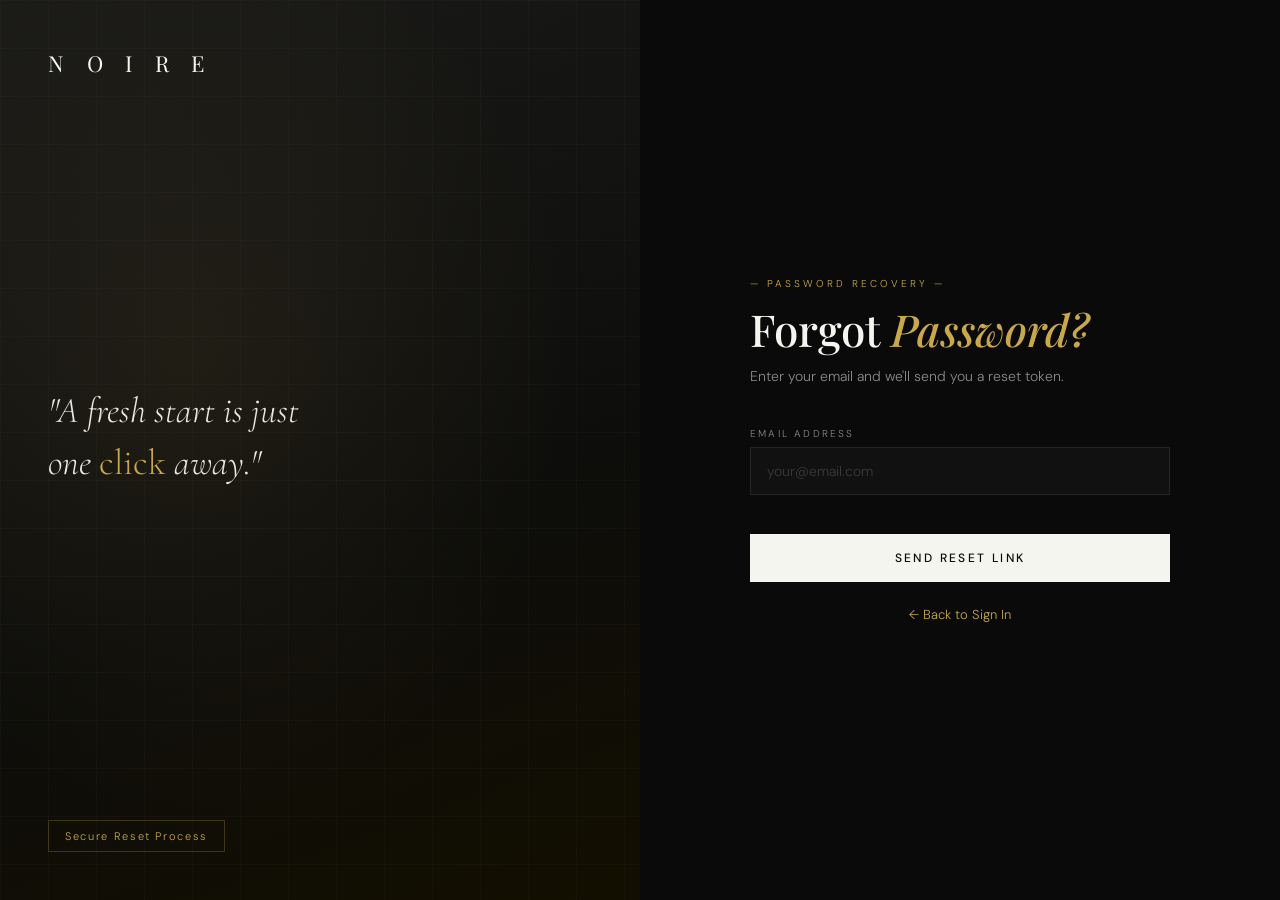
<file: forgot-password.html>
<!DOCTYPE html>
<html lang="en">
<head>
  <meta charset="UTF-8"/>
  <meta name="viewport" content="width=device-width, initial-scale=1.0"/>
  <title>Reset Password — NOIRE</title>
  <link rel="stylesheet" href="auth.css"/>
</head>
<body>
<div class="auth-page">
  <div class="auth-panel-visual">
    <div class="auth-grid-bg"></div>
    <a href="index.html" class="auth-logo">N O I R E</a>
    <div class="auth-panel-content">
      <p class="auth-panel-quote">
        "A fresh start is just<br/>one <em>click</em> away."
      </p>
    </div>
    <div class="auth-panel-bottom">
      <div class="panel-badge">Secure Reset Process</div>
    </div>
  </div>

  <div class="auth-panel-form">
    <div class="auth-form-wrap">

      <!-- ── STEP 1: Request Reset ──────────────────────────── -->
      <div id="step-request">
        <div class="auth-form-header">
          <span class="auth-eyebrow">— Password Recovery —</span>
          <h1 class="auth-title">Forgot <em>Password?</em></h1>
          <p class="auth-subtitle">Enter your email and we'll send you a reset token.</p>
        </div>

        <div class="alert alert-error"   id="req-error"   role="alert"></div>
        <div class="alert alert-success" id="req-success" role="status"></div>
        <div class="alert alert-info"    id="req-info"    role="status"></div>

        <form class="form" id="forgot-form" novalidate>
          <div class="form-group">
            <label class="form-label" for="req-email">Email Address</label>
            <input class="form-input" type="email" id="req-email"
                   placeholder="your@email.com" autocomplete="email"/>
            <span class="form-error" id="req-email-error"></span>
          </div>
          <button type="submit" class="btn-auth" id="req-btn">
            <span id="req-btn-text">Send Reset Link</span>
            <div class="btn-loader-spin" id="req-loader"></div>
          </button>
        </form>
        <div class="auth-switch" style="margin-top:24px;">
          <a href="login.html">← Back to Sign In</a>
        </div>
      </div>

      <!-- ── STEP 2: Reset Password ─────────────────────────── -->
      <div id="step-reset" style="display:none;">
        <div class="auth-form-header">
          <span class="auth-eyebrow">— New Password —</span>
          <h1 class="auth-title">Reset <em>Password</em></h1>
          <p class="auth-subtitle">Enter your reset token and choose a new password.</p>
        </div>

        <div class="alert alert-error"   id="res-error"   role="alert"></div>
        <div class="alert alert-success" id="res-success" role="status"></div>

        <form class="form" id="reset-form" novalidate>
          <div class="form-group">
            <label class="form-label" for="res-token">Reset Token</label>
            <input class="form-input" type="text" id="res-token"
                   placeholder="Paste your reset token here"/>
            <span class="form-error" id="token-error"></span>
          </div>
          <div class="form-group">
            <label class="form-label" for="res-password">New Password</label>
            <div class="input-wrap">
              <input class="form-input" type="password" id="res-password"
                     placeholder="Min. 8 characters"/>
            </div>
            <span class="form-error" id="res-pass-error"></span>
          </div>
          <button type="submit" class="btn-auth" id="res-btn">
            <span id="res-btn-text">Reset Password</span>
            <div class="btn-loader-spin" id="res-loader"></div>
          </button>
        </form>
      </div>

    </div>
  </div>
</div>

<script>
const API = 'https://noire-backend-i2bq.onrender.com/';

/* ── Forgot password form ────────────────────────────────────── */
document.getElementById('forgot-form').addEventListener('submit', async (e) => {
  e.preventDefault();
  const email = document.getElementById('req-email').value.trim();
  const errEl = document.getElementById('req-email-error');

  if (!/^[^\s@]+@[^\s@]+\.[^\s@]+$/.test(email)) {
    errEl.textContent = 'Please enter a valid email address';
    return;
  }
  errEl.textContent = '';

  const btn    = document.getElementById('req-btn');
  const loader = document.getElementById('req-loader');
  btn.disabled = true;
  document.getElementById('req-btn-text').textContent = 'Sending...';
  loader.classList.add('show');

  try {
    const res  = await fetch(`${API}/auth/forgot-password`, {
      method: 'POST',
      headers: { 'Content-Type': 'application/json' },
      body: JSON.stringify({ email }),
    });
    const data = await res.json();

    const success = document.getElementById('req-success');
    success.textContent = data.message;
    success.classList.add('show');

    // In dev mode, show the token and auto-fill step 2
    if (data.debug_token) {
      const info = document.getElementById('req-info');
      info.textContent = `[DEV MODE] Reset token: ${data.debug_token}`;
      info.classList.add('show');
      // Show step 2 and pre-fill token
      setTimeout(() => {
        document.getElementById('step-request').style.display = 'none';
        document.getElementById('step-reset').style.display = 'block';
        document.getElementById('res-token').value = data.debug_token;
      }, 2000);
    }
  } catch {
    document.getElementById('req-error').textContent = 'Network error.';
    document.getElementById('req-error').classList.add('show');
  } finally {
    btn.disabled = false;
    document.getElementById('req-btn-text').textContent = 'Send Reset Link';
    loader.classList.remove('show');
  }
});

/* ── Reset password form ─────────────────────────────────────── */
document.getElementById('reset-form').addEventListener('submit', async (e) => {
  e.preventDefault();
  const token    = document.getElementById('res-token').value.trim();
  const password = document.getElementById('res-password').value;
  let ok = true;

  if (!token) {
    document.getElementById('token-error').textContent = 'Token is required';
    ok = false;
  }
  if (password.length < 8) {
    document.getElementById('res-pass-error').textContent = 'Min. 8 characters';
    ok = false;
  }
  if (!ok) return;

  const btn    = document.getElementById('res-btn');
  const loader = document.getElementById('res-loader');
  btn.disabled = true;
  document.getElementById('res-btn-text').textContent = 'Resetting...';
  loader.classList.add('show');

  try {
    const res  = await fetch(`${API}/auth/reset-password`, {
      method: 'POST',
      headers: { 'Content-Type': 'application/json' },
      body: JSON.stringify({ token, password }),
    });
    const data = await res.json();

    if (!res.ok) {
      document.getElementById('res-error').textContent = data.error;
      document.getElementById('res-error').classList.add('show');
    } else {
      document.getElementById('res-success').textContent = data.message + ' Redirecting to login...';
      document.getElementById('res-success').classList.add('show');
      setTimeout(() => window.location.href = '/login.html?msg=reset', 2000);
    }
  } catch {
    document.getElementById('res-error').textContent = 'Network error.';
    document.getElementById('res-error').classList.add('show');
  } finally {
    btn.disabled = false;
    document.getElementById('res-btn-text').textContent = 'Reset Password';
    loader.classList.remove('show');
  }
});

// Check URL params for token (from email link)
const params = new URLSearchParams(window.location.search);
if (params.get('token')) {
  document.getElementById('step-request').style.display = 'none';
  document.getElementById('step-reset').style.display = 'block';
  document.getElementById('res-token').value = params.get('token');
}
</script>
</body>
</html>
</file>
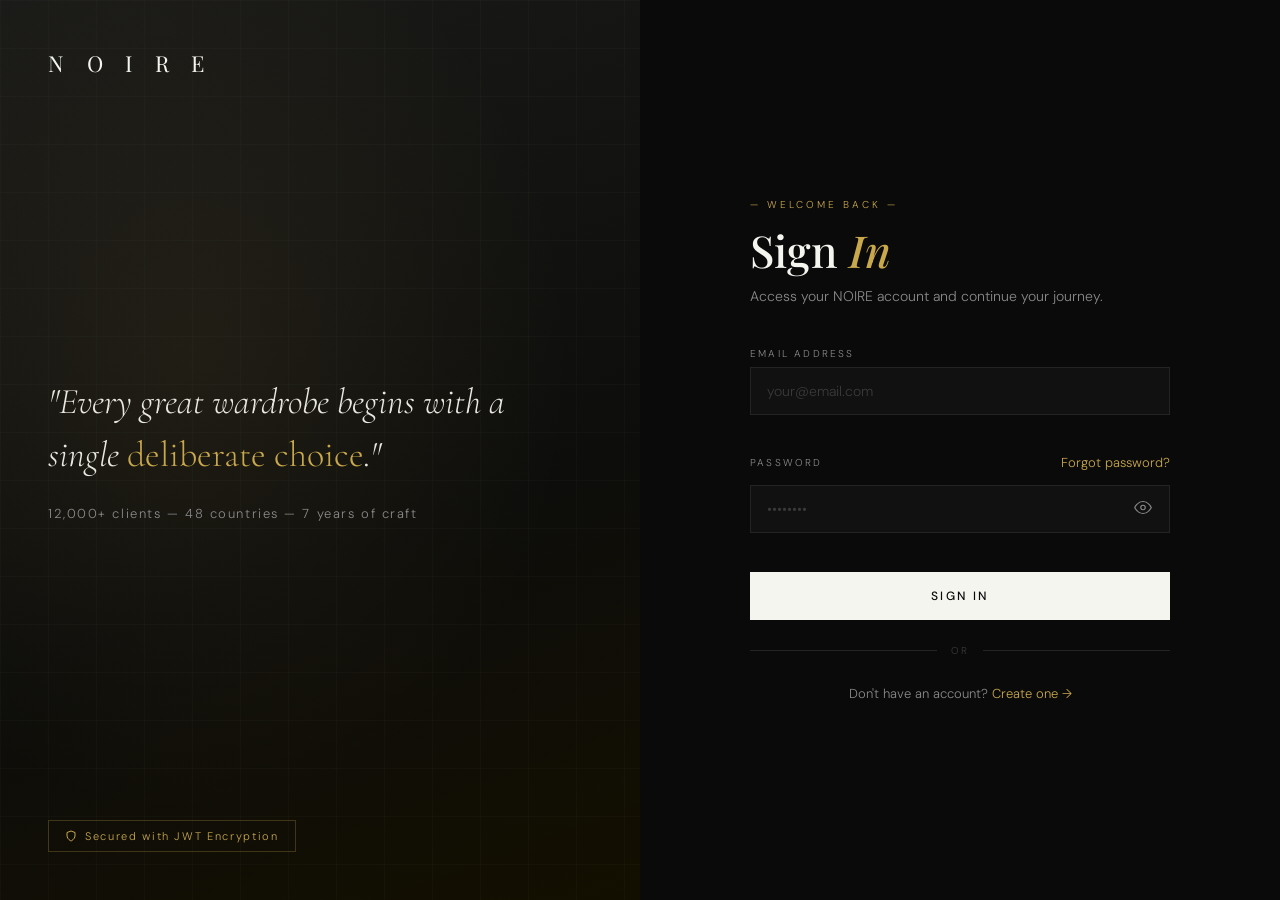
<file: login.html>
<!DOCTYPE html>
<html lang="en">
<head>
  <meta charset="UTF-8"/>
  <meta name="viewport" content="width=device-width, initial-scale=1.0"/>
  <title>Login — NOIRE</title>
  <link rel="stylesheet" href="auth.css"/>
</head>
<body>
<div class="auth-page">

  <!-- ── LEFT VISUAL PANEL ── -->
  <div class="auth-panel-visual">
    <div class="auth-grid-bg"></div>
    <a href="index.html" class="auth-logo">N O I R E</a>

    <div class="auth-panel-content">
      <p class="auth-panel-quote">
        "Every great wardrobe begins with a<br/>
        single <em>deliberate choice</em>."
      </p>
      <p class="auth-panel-subtext">12,000+ clients — 48 countries — 7 years of craft</p>
    </div>

    <div class="auth-panel-bottom">
      <div class="panel-badge">
        <svg width="12" height="12" viewBox="0 0 24 24" fill="none" stroke="currentColor" stroke-width="2">
          <path d="M12 22s8-4 8-10V5l-8-3-8 3v7c0 6 8 10 8 10z"/>
        </svg>
        Secured with JWT Encryption
      </div>
    </div>
  </div>

  <!-- ── RIGHT FORM PANEL ── -->
  <div class="auth-panel-form">
    <div class="auth-form-wrap">
      <div class="auth-form-header">
        <span class="auth-eyebrow">— Welcome Back —</span>
        <h1 class="auth-title">Sign <em>In</em></h1>
        <p class="auth-subtitle">Access your NOIRE account and continue your journey.</p>
      </div>

      <div class="alert alert-error" id="alert-error" role="alert"></div>
      <div class="alert alert-success" id="alert-success" role="status"></div>

      <form class="form" id="login-form" novalidate>
        <div class="form-group">
          <label class="form-label" for="email">Email Address</label>
          <input class="form-input" type="email" id="email" name="email"
                 placeholder="your@email.com" autocomplete="email"/>
          <span class="form-error" id="email-error"></span>
        </div>

        <div class="form-group">
          <div class="auth-link-row" style="margin-bottom:7px;">
            <label class="form-label" for="password" style="margin:0">Password</label>
            <a href="forgot-password.html" class="form-link">Forgot password?</a>
          </div>
          <div class="input-wrap">
            <input class="form-input" type="password" id="password" name="password"
                   placeholder="••••••••" autocomplete="current-password"/>
            <button type="button" class="toggle-password" aria-label="Toggle password visibility" tabindex="-1">
              <svg id="eye-icon" width="18" height="18" viewBox="0 0 24 24" fill="none" stroke="currentColor" stroke-width="1.5">
                <path d="M1 12s4-8 11-8 11 8 11 8-4 8-11 8-11-8-11-8z"/>
                <circle cx="12" cy="12" r="3"/>
              </svg>
            </button>
          </div>
          <span class="form-error" id="password-error"></span>
        </div>

        <button type="submit" class="btn-auth" id="submit-btn">
          <span id="btn-text">Sign In</span>
          <div class="btn-loader-spin" id="btn-loader"></div>
        </button>
      </form>

      <div class="form-divider" style="margin-top:24px;"><span>OR</span></div>

      <div class="auth-switch">
        Don't have an account? <a href="signup.html">Create one →</a>
      </div>
    </div>
  </div>

</div>

<script>
/* ═══════════════════════════════════════
   LOGIN PAGE SCRIPT
═══════════════════════════════════════ */

const API = 'https://noire-backend-i2bq.onrender.com/';

/* ── Redirect if already logged in ─────────────────────────── */
(function checkAuth() {
  const token = localStorage.getItem('noire_token');
  const user  = JSON.parse(localStorage.getItem('noire_user') || 'null');
  if (token && user) {
    window.location.href = user.role === 'admin' ? '/admin.html' : '/dashboard.html';
  }
})();

/* ── Elements ───────────────────────────────────────────────── */
const form        = document.getElementById('login-form');
const emailInput  = document.getElementById('email');
const passInput   = document.getElementById('password');
const submitBtn   = document.getElementById('submit-btn');
const btnText     = document.getElementById('btn-text');
const btnLoader   = document.getElementById('btn-loader');
const alertError  = document.getElementById('alert-error');
const alertSuccess= document.getElementById('alert-success');
const eyeIcon     = document.getElementById('eye-icon');

/* ── Show/hide alert ────────────────────────────────────────── */
function showAlert(el, msg) {
  el.textContent = msg;
  el.classList.add('show');
  setTimeout(() => el.classList.remove('show'), 6000);
}
function hideAlerts() {
  alertError.classList.remove('show');
  alertSuccess.classList.remove('show');
}

/* ── Field error helpers ────────────────────────────────────── */
function setError(inputEl, errId, msg) {
  inputEl.classList.toggle('error', !!msg);
  document.getElementById(errId).textContent = msg || '';
}

/* ── Toggle password visibility ─────────────────────────────── */
document.querySelector('.toggle-password').addEventListener('click', () => {
  const isText = passInput.type === 'text';
  passInput.type = isText ? 'password' : 'text';
  eyeIcon.innerHTML = isText
    ? `<path d="M1 12s4-8 11-8 11 8 11 8-4 8-11 8-11-8-11-8z"/><circle cx="12" cy="12" r="3"/>`
    : `<path d="M17.94 17.94A10.07 10.07 0 0112 20c-7 0-11-8-11-8a18.45 18.45 0 015.06-5.94M9.9 4.24A9.12 9.12 0 0112 4c7 0 11 8 11 8a18.5 18.5 0 01-2.16 3.19m-6.72-1.07a3 3 0 11-4.24-4.24"/>
      <line x1="1" y1="1" x2="23" y2="23"/>`;
});

/* ── Form submission ─────────────────────────────────────────── */
form.addEventListener('submit', async (e) => {
  e.preventDefault();
  hideAlerts();

  const email    = emailInput.value.trim();
  const password = passInput.value;
  let valid = true;

  if (!email || !/^[^\s@]+@[^\s@]+\.[^\s@]+$/.test(email)) {
    setError(emailInput, 'email-error', 'Please enter a valid email address');
    valid = false;
  } else {
    setError(emailInput, 'email-error', '');
  }

  if (!password) {
    setError(passInput, 'password-error', 'Password is required');
    valid = false;
  } else {
    setError(passInput, 'password-error', '');
  }

  if (!valid) return;

  // Loading state
  submitBtn.disabled = true;
  btnText.textContent = 'Signing In...';
  btnLoader.classList.add('show');

  try {
    const res  = await fetch(`${API}/auth/login`, {
      method: 'POST',
      headers: { 'Content-Type': 'application/json' },
      body: JSON.stringify({ email, password }),
    });
    const data = await res.json();

    if (!res.ok) {
      showAlert(alertError, data.error || 'Login failed. Please try again.');
      return;
    }

    // Store token & user
    localStorage.setItem('noire_token', data.token);
    localStorage.setItem('noire_user', JSON.stringify(data.user));

    showAlert(alertSuccess, `Welcome back, ${data.user.name}! Redirecting...`);

    setTimeout(() => {
      // Check if we were sent here from a protected page
      const postRedirect = localStorage.getItem('post_login_redirect');
      if (postRedirect) {
        localStorage.removeItem('post_login_redirect');
        window.location.href = postRedirect;
        return;
      }
      // Default redirect: admin → admin panel, users → dashboard
      window.location.href = data.user.role === 'admin' ? '/admin.html' : '/dashboard.html';
    }, 900);

  } catch (err) {
    showAlert(alertError, 'Network error. Please check your connection.');
  } finally {
    submitBtn.disabled = false;
    btnText.textContent = 'Sign In';
    btnLoader.classList.remove('show');
  }
});

/* ── Live validation ─────────────────────────────────────────── */
emailInput.addEventListener('blur', () => {
  const v = emailInput.value.trim();
  setError(emailInput, 'email-error',
    !v ? 'Email is required' :
    !/^[^\s@]+@[^\s@]+\.[^\s@]+$/.test(v) ? 'Enter a valid email' : '');
});

// Pre-fill email from URL param (used after signup redirect)
const urlParams = new URLSearchParams(window.location.search);
if (urlParams.get('email')) {
  emailInput.value = decodeURIComponent(urlParams.get('email'));
}
if (urlParams.get('msg') === 'reset') {
  showAlert(alertSuccess, 'Password reset successfully. Please sign in.');
}
</script>
</body>
</html>
</file>
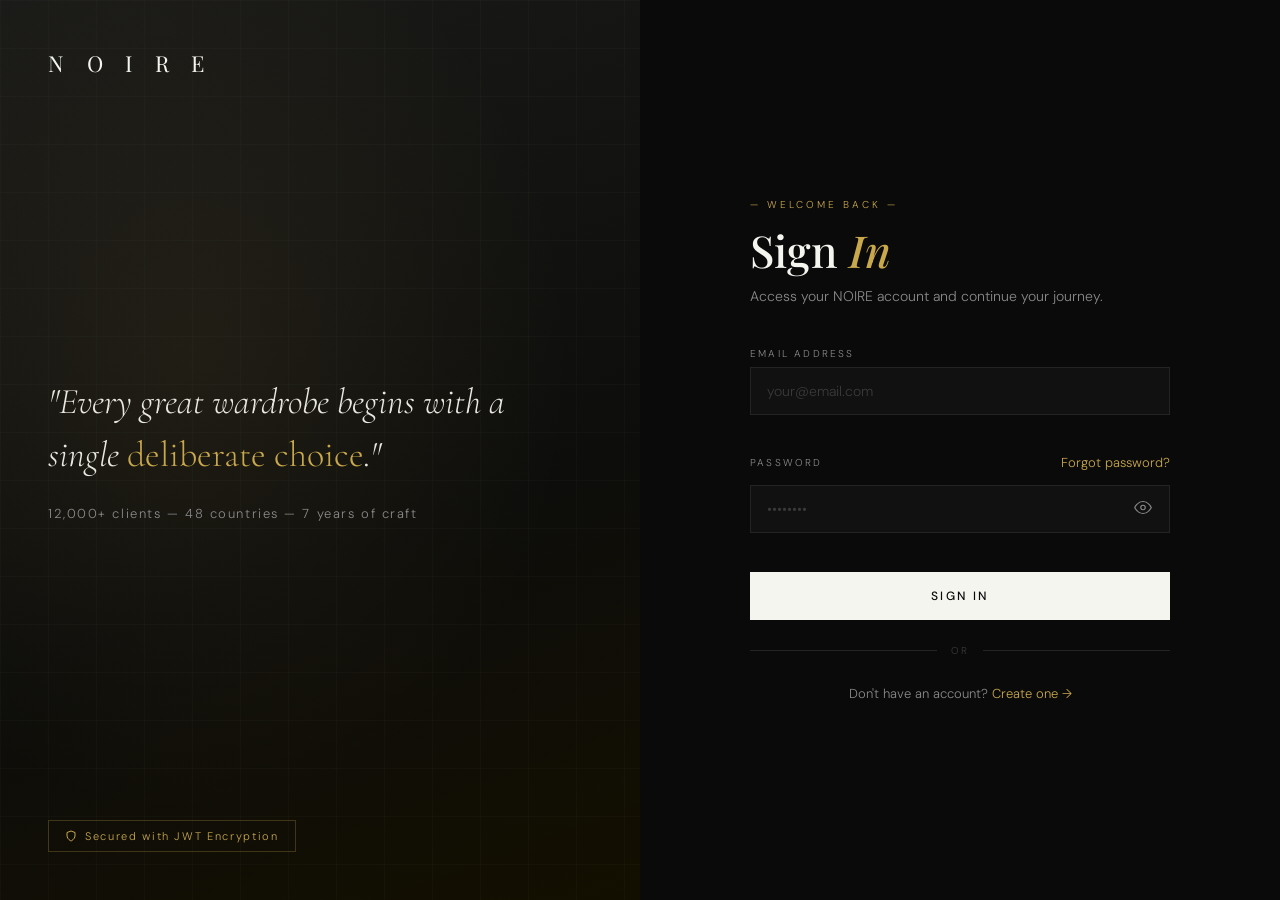
<file: messages.html>
<!DOCTYPE html>
<html lang="en">
<head>
  <meta charset="UTF-8"/>
  <meta name="viewport" content="width=device-width, initial-scale=1.0"/>
  <title>Messages — NOIRE</title>
  <link rel="preconnect" href="https://fonts.googleapis.com"/>
  <link href="https://fonts.googleapis.com/css2?family=Playfair+Display:ital,wght@0,400;0,500;0,700;1,400&family=DM+Sans:wght@300;400;500&display=swap" rel="stylesheet"/>
  <style>
:root{
  --black:#0a0a0a;--black-2:#111;--black-3:#1a1a1a;
  --gray-dark:#222;--gray-mid:#333;--gray-light:#888;
  --white:#f5f5f0;--white-2:#e0e0d8;
  --gold:#c9a84c;--gold-light:#e8c878;
  --font-serif:'Playfair Display',serif;--font-sans:'DM Sans',sans-serif;
}
*,*::before,*::after{box-sizing:border-box;margin:0;padding:0;}
html,body{height:100%;-webkit-font-smoothing:antialiased;}
body{background:var(--black);color:var(--white);font-family:var(--font-sans);font-weight:300;display:flex;flex-direction:column;}
a{text-decoration:none;color:inherit;}
::selection{background:var(--gold);color:#000;}

/* NAV */
.navbar{height:60px;background:rgba(10,10,10,.98);border-bottom:1px solid var(--gray-dark);display:flex;align-items:center;flex-shrink:0;}
.nav-inner{max-width:1300px;margin:0 auto;padding:0 24px;width:100%;display:flex;align-items:center;justify-content:space-between;}
.nav-logo{font-family:var(--font-serif);font-size:17px;letter-spacing:.4em;color:var(--white);}
.nav-logo:hover{color:var(--gold);}
.nav-links{display:flex;align-items:center;gap:16px;}
.nav-link{font-size:11px;letter-spacing:.15em;text-transform:uppercase;color:var(--gray-light);transition:color .2s;}
.nav-link:hover{color:var(--white);}

/* CHAT LAYOUT */
.chat-wrap{display:flex;flex:1;overflow:hidden;height:calc(100vh - 60px);}

/* CONVERSATIONS SIDEBAR */
.conv-sidebar{width:320px;border-right:1px solid var(--gray-dark);display:flex;flex-direction:column;background:var(--black-2);flex-shrink:0;}
.conv-header{padding:20px 20px 14px;border-bottom:1px solid var(--gray-dark);display:flex;align-items:center;justify-content:space-between;}
.conv-header-title{font-family:var(--font-serif);font-size:17px;font-weight:500;}
.btn-new-conv{width:32px;height:32px;border:1px solid var(--gray-dark);background:none;color:var(--gray-light);display:flex;align-items:center;justify-content:center;cursor:pointer;transition:border-color .2s,color .2s;}
.btn-new-conv:hover{border-color:var(--gold);color:var(--gold);}

.conv-list{flex:1;overflow-y:auto;padding:8px 0;}
.conv-list::-webkit-scrollbar{width:4px;}
.conv-list::-webkit-scrollbar-thumb{background:var(--gray-dark);}
.conv-item{padding:14px 20px;cursor:pointer;border-left:2px solid transparent;transition:background .2s,border-color .2s;}
.conv-item:hover{background:rgba(255,255,255,.03);}
.conv-item.active{background:rgba(201,168,76,.06);border-left-color:var(--gold);}
.conv-item-head{display:flex;align-items:center;justify-content:space-between;margin-bottom:4px;}
.conv-subject{font-size:13px;font-weight:500;color:var(--white);white-space:nowrap;overflow:hidden;text-overflow:ellipsis;max-width:180px;}
.conv-time{font-size:10px;color:var(--gray-light);}
.conv-preview{font-size:12px;color:var(--gray-light);white-space:nowrap;overflow:hidden;text-overflow:ellipsis;}
.unread-badge{background:var(--gold);color:#000;font-size:9px;font-weight:600;width:18px;height:18px;border-radius:50%;display:flex;align-items:center;justify-content:center;flex-shrink:0;}
.conv-empty{padding:40px 20px;text-align:center;color:var(--gray-light);font-size:13px;}

/* MAIN CHAT AREA */
.chat-main{flex:1;display:flex;flex-direction:column;overflow:hidden;}
.chat-header{padding:16px 24px;border-bottom:1px solid var(--gray-dark);display:flex;align-items:center;justify-content:space-between;background:rgba(10,10,10,.6);flex-shrink:0;}
.chat-header-info{}
.chat-header-title{font-family:var(--font-serif);font-size:17px;font-weight:500;margin-bottom:2px;}
.chat-header-sub{font-size:11px;color:var(--gray-light);letter-spacing:.08em;}

.chat-messages{flex:1;overflow-y:auto;padding:24px;display:flex;flex-direction:column;gap:16px;}
.chat-messages::-webkit-scrollbar{width:4px;}
.chat-messages::-webkit-scrollbar-thumb{background:var(--gray-dark);}

/* Message bubbles */
.msg-row{display:flex;gap:10px;align-items:flex-end;}
.msg-row.mine{flex-direction:row-reverse;}
.msg-avatar{width:30px;height:30px;border-radius:50%;flex-shrink:0;display:flex;align-items:center;justify-content:center;font-family:var(--font-serif);font-size:12px;font-weight:600;}
.msg-avatar.admin-av{background:linear-gradient(135deg,var(--gold),#a07830);color:#000;}
.msg-avatar.user-av{background:var(--gray-mid);color:var(--white);}
.msg-bubble{max-width:68%;padding:12px 16px;line-height:1.6;font-size:14px;}
.msg-row.mine .msg-bubble{background:var(--gold);color:#000;border-radius:16px 16px 0 16px;}
.msg-row:not(.mine) .msg-bubble{background:var(--black-3);color:var(--white-2);border:1px solid var(--gray-dark);border-radius:16px 16px 16px 0;}
.msg-image{max-width:260px;border:1px solid var(--gray-dark);cursor:zoom-in;}
.msg-time{font-size:10px;margin-top:4px;color:var(--gray-light);text-align:right;}
.msg-row:not(.mine) .msg-time{text-align:left;}

.chat-empty{flex:1;display:flex;align-items:center;justify-content:center;text-align:center;color:var(--gray-light);font-size:14px;padding:40px;}
.chat-no-selection{flex:1;display:flex;flex-direction:column;align-items:center;justify-content:center;gap:14px;color:var(--gray-light);}
.chat-no-selection h3{font-family:var(--font-serif);font-size:22px;color:var(--white-2);}

/* INPUT AREA */
.chat-input-area{padding:16px 24px;border-top:1px solid var(--gray-dark);background:var(--black-2);flex-shrink:0;}
.img-preview-bar{display:flex;gap:8px;margin-bottom:10px;flex-wrap:wrap;}
.img-thumb{width:52px;height:52px;object-fit:cover;border:1px solid var(--gray-dark);position:relative;}
.img-thumb-wrap{position:relative;}
.img-thumb-remove{position:absolute;top:-5px;right:-5px;width:16px;height:16px;border-radius:50%;background:var(--gold);border:none;cursor:pointer;font-size:10px;color:#000;display:flex;align-items:center;justify-content:center;line-height:1;}
.input-row{display:flex;gap:10px;align-items:flex-end;}
.chat-input{flex:1;background:var(--black-3);border:1px solid var(--gray-dark);color:var(--white);padding:12px 14px;font-size:14px;font-family:var(--font-sans);resize:none;outline:none;transition:border-color .2s;max-height:120px;min-height:44px;}
.chat-input:focus{border-color:var(--gold);}
.input-actions{display:flex;gap:6px;}
.action-btn{width:42px;height:42px;border:1px solid var(--gray-dark);background:none;color:var(--gray-light);display:flex;align-items:center;justify-content:center;cursor:pointer;transition:border-color .2s,color .2s;}
.action-btn:hover{border-color:var(--gold);color:var(--gold);}
.send-btn{width:42px;height:42px;background:var(--gold);border:none;color:#000;display:flex;align-items:center;justify-content:center;cursor:pointer;transition:background .2s;}
.send-btn:hover{background:var(--gold-light);}
.send-btn:disabled{opacity:.5;cursor:not-allowed;}
#img-file-input{display:none;}

/* NEW CONV MODAL */
.modal-overlay{position:fixed;inset:0;background:rgba(0,0,0,.75);z-index:200;display:none;align-items:center;justify-content:center;backdrop-filter:blur(6px);}
.modal-overlay.open{display:flex;}
.modal{background:var(--black-2);border:1px solid var(--gray-dark);width:460px;max-width:95vw;animation:modalIn .3s ease;}
@keyframes modalIn{from{opacity:0;transform:translateY(16px)}to{opacity:1;transform:none}}
.modal-head{padding:22px 24px;border-bottom:1px solid var(--gray-dark);display:flex;align-items:center;justify-content:space-between;}
.modal-title{font-family:var(--font-serif);font-size:17px;font-weight:500;}
.modal-close-btn{background:none;border:none;color:var(--gray-light);cursor:pointer;padding:4px;}
.modal-close-btn:hover{color:var(--white);}
.modal-body{padding:24px;display:flex;flex-direction:column;gap:16px;}
.m-field{display:flex;flex-direction:column;gap:7px;}
.m-label{font-size:10px;letter-spacing:.2em;text-transform:uppercase;color:var(--gray-light);}
.m-input{background:var(--black-3);border:1px solid var(--gray-dark);color:var(--white);padding:12px 14px;font-size:14px;font-family:var(--font-sans);outline:none;transition:border-color .2s;}
.m-input:focus{border-color:var(--gold);}
.m-textarea{resize:vertical;min-height:90px;}
.modal-foot{padding:16px 24px;border-top:1px solid var(--gray-dark);display:flex;gap:10px;justify-content:flex-end;}
.btn-cancel{padding:10px 18px;background:none;border:1px solid var(--gray-mid);color:var(--white-2);font-size:11px;letter-spacing:.15em;text-transform:uppercase;cursor:pointer;}
.btn-start{padding:10px 22px;background:var(--gold);border:none;color:#000;font-size:11px;letter-spacing:.15em;text-transform:uppercase;cursor:pointer;font-family:var(--font-sans);}

/* Image lightbox */
.lightbox{position:fixed;inset:0;background:rgba(0,0,0,.92);z-index:500;display:none;align-items:center;justify-content:center;cursor:zoom-out;}
.lightbox.open{display:flex;}
.lightbox img{max-width:90vw;max-height:90vh;object-fit:contain;border:1px solid var(--gray-dark);}

@media(max-width:700px){
  .conv-sidebar{width:100%;position:absolute;z-index:50;height:100%;transform:translateX(-100%);transition:transform .3s;}
  .conv-sidebar.mobile-open{transform:translateX(0);}
  .chat-wrap{position:relative;}
}
  </style>
</head>
<body>

<nav class="navbar">
  <div class="nav-inner">
    <a href="/" class="nav-logo">N O I R E</a>
    <div class="nav-links">
      <a href="/dashboard.html" class="nav-link">Dashboard</a>
      <a href="/custom-order.html" class="nav-link">Custom Order</a>
    </div>
  </div>
</nav>

<div class="chat-wrap">
  <!-- CONVERSATIONS LIST -->
  <div class="conv-sidebar" id="conv-sidebar">
    <div class="conv-header">
      <span class="conv-header-title">Messages</span>
      <button class="btn-new-conv" id="btn-new-conv" title="New conversation">
        <svg width="14" height="14" viewBox="0 0 24 24" fill="none" stroke="currentColor" stroke-width="2">
          <line x1="12" y1="5" x2="12" y2="19"/><line x1="5" y1="12" x2="19" y2="12"/>
        </svg>
      </button>
    </div>
    <div class="conv-list" id="conv-list">
      <div class="conv-empty">Loading conversations...</div>
    </div>
  </div>

  <!-- CHAT MAIN -->
  <div class="chat-main" id="chat-main">
    <div class="chat-no-selection" id="no-selection">
      <svg width="48" height="48" viewBox="0 0 24 24" fill="none" stroke="#333" stroke-width="1">
        <path d="M21 15a2 2 0 01-2 2H7l-4 4V5a2 2 0 012-2h14a2 2 0 012 2z"/>
      </svg>
      <h3>Select a conversation</h3>
      <p>Or start a new one with our team</p>
    </div>

    <!-- Active chat (hidden until conv selected) -->
    <div id="active-chat" style="display:none;flex:1;flex-direction:column;overflow:hidden;display:none;">
      <div class="chat-header">
        <div class="chat-header-info">
          <div class="chat-header-title" id="chat-title">—</div>
          <div class="chat-header-sub" id="chat-sub">—</div>
        </div>
      </div>
      <div class="chat-messages" id="chat-messages"></div>
      <div class="chat-input-area">
        <div class="img-preview-bar" id="img-preview-bar"></div>
        <div class="input-row">
          <textarea class="chat-input" id="chat-input" placeholder="Type a message..." rows="1"></textarea>
          <div class="input-actions">
            <label class="action-btn" for="img-file-input" title="Attach image">
              <svg width="16" height="16" viewBox="0 0 24 24" fill="none" stroke="currentColor" stroke-width="1.5">
                <rect x="3" y="3" width="18" height="18" rx="2"/><circle cx="8.5" cy="8.5" r="1.5"/>
                <polyline points="21 15 16 10 5 21"/>
              </svg>
              <input type="file" id="img-file-input" accept="image/*"/>
            </label>
            <button class="send-btn" id="send-btn" title="Send">
              <svg width="16" height="16" viewBox="0 0 24 24" fill="none" stroke="currentColor" stroke-width="2">
                <line x1="22" y1="2" x2="11" y2="13"/>
                <polygon points="22 2 15 22 11 13 2 9 22 2"/>
              </svg>
            </button>
          </div>
        </div>
      </div>
    </div>
  </div>
</div>

<!-- NEW CONVERSATION MODAL -->
<div class="modal-overlay" id="new-conv-modal">
  <div class="modal">
    <div class="modal-head">
      <span class="modal-title">New Message</span>
      <button class="modal-close-btn" id="close-modal">
        <svg width="16" height="16" viewBox="0 0 24 24" fill="none" stroke="currentColor" stroke-width="1.5">
          <line x1="18" y1="6" x2="6" y2="18"/><line x1="6" y1="6" x2="18" y2="18"/>
        </svg>
      </button>
    </div>
    <div class="modal-body">
      <div class="m-field">
        <label class="m-label">Subject</label>
        <input type="text" class="m-input" id="new-subject" placeholder="e.g. Question about sizing"/>
      </div>
      <div class="m-field">
        <label class="m-label">Message</label>
        <textarea class="m-input m-textarea" id="new-message" placeholder="How can we help you?"></textarea>
      </div>
    </div>
    <div class="modal-foot">
      <button class="btn-cancel" id="cancel-modal">Cancel</button>
      <button class="btn-start" id="start-conv-btn">Send Message</button>
    </div>
  </div>
</div>

<!-- IMAGE LIGHTBOX -->
<div class="lightbox" id="lightbox" onclick="closeLightbox()">
  <img id="lightbox-img" src="" alt=""/>
</div>

<script>
const API   = 'https://noire-backend-i2bq.onrender.com/';
const token = localStorage.getItem('noire_token');
const user  = JSON.parse(localStorage.getItem('noire_user') || 'null');

if (!token || !user) { window.location.href = '/login.html'; }

let activeConvId  = null;
let pollInterval  = null;
let pendingImage  = null;

/* ── Auth fetch ─────────────────────────────────────────────── */
async function af(url, opts = {}) {
  const r = await fetch(url, {
    ...opts,
    headers: { 'Content-Type': 'application/json', Authorization: `Bearer ${token}`, ...(opts.headers || {}) },
  });
  if (r.status === 401) { localStorage.clear(); window.location.href = '/login.html'; }
  return r.json();
}

/* ── Format time ────────────────────────────────────────────── */
function fmtTime(d) {
  const dt  = new Date(d);
  const now = new Date();
  const diff = now - dt;
  if (diff < 60000)  return 'Just now';
  if (diff < 3600000) return `${Math.floor(diff/60000)}m ago`;
  if (dt.toDateString() === now.toDateString()) return dt.toLocaleTimeString([], {hour:'2-digit',minute:'2-digit'});
  return dt.toLocaleDateString('en-GB', {day:'2-digit',month:'short'});
}

/* ── Load conversations ─────────────────────────────────────── */
async function loadConversations() {
  const data = await af(`${API}/messages/conversations`);
  const list = data.conversations || [];
  const el   = document.getElementById('conv-list');

  if (list.length === 0) {
    el.innerHTML = `<div class="conv-empty">No conversations yet.<br/>Tap + to start one.</div>`;
    return;
  }

  el.innerHTML = list.map(c => `
    <div class="conv-item ${c.id === activeConvId ? 'active' : ''}" onclick="openConv(${c.id},'${c.subject.replace(/'/g,"\\'")}')">
      <div class="conv-item-head">
        <span class="conv-subject">${c.subject}</span>
        <div style="display:flex;align-items:center;gap:6px;">
          ${c.unread_count > 0 ? `<span class="unread-badge">${c.unread_count}</span>` : ''}
          <span class="conv-time">${fmtTime(c.last_message_at)}</span>
        </div>
      </div>
      <div class="conv-preview">${c.custom_order_id ? '📦 Custom Order' : '💬 General'}</div>
    </div>
  `).join('');
}

/* ── Open conversation ──────────────────────────────────────── */
async function openConv(convId, subject) {
  activeConvId = convId;
  document.getElementById('no-selection').style.display  = 'none';
  document.getElementById('active-chat').style.display   = 'flex';
  document.getElementById('active-chat').style.flexDirection = 'column';
  document.getElementById('chat-title').textContent = subject;

  // Reload to update active state
  loadConversations();
  await loadMessages(convId);

  // Mark as read
  await fetch(`${API}/messages/conversations/${convId}/read`, {
    method: 'PUT', headers: { Authorization: `Bearer ${token}` }
  });

  // Start polling
  clearInterval(pollInterval);
  pollInterval = setInterval(() => loadMessages(convId, true), 5000);
}

/* ── Load messages ──────────────────────────────────────────── */
async function loadMessages(convId, polling = false) {
  const data = await af(`${API}/messages/conversations/${convId}`);
  const msgs = data.messages || [];
  const conv = data.conversation;

  if (conv) {
    document.getElementById('chat-sub').textContent =
      conv.custom_order_id ? `Custom Order #${conv.custom_order_id}` : 'General Inquiry';
  }

  const el    = document.getElementById('chat-messages');
  const isBot = el.scrollHeight - el.scrollTop - el.clientHeight < 80;

  if (msgs.length === 0) {
    el.innerHTML = `<div class="chat-empty">No messages yet. Send the first message!</div>`;
    return;
  }

  el.innerHTML = msgs.map(m => {
    const isMine = m.sender_id === user.id;
    const initials = (m.sender_name || 'A')[0].toUpperCase();
    const avatarClass = m.sender_role === 'admin' ? 'admin-av' : 'user-av';
    const bubbleContent = m.image_path
      ? `<img class="msg-image" src="/uploads/${m.image_path}" alt="Image" onclick="openLightbox('/uploads/${m.image_path}')" loading="lazy"/>`
      : (m.content || '');

    return `
      <div class="msg-row ${isMine ? 'mine' : ''}">
        <div class="msg-avatar ${avatarClass}">${initials}</div>
        <div>
          <div class="msg-bubble">${bubbleContent}</div>
          <div class="msg-time">${fmtTime(m.created_at)}</div>
        </div>
      </div>`;
  }).join('');

  // Scroll to bottom on new messages or initial load
  if (!polling || isBot) {
    el.scrollTop = el.scrollHeight;
  }
}

/* ── Send message ───────────────────────────────────────────── */
async function sendMessage() {
  if (!activeConvId) return;
  const content = document.getElementById('chat-input').value.trim();
  const sendBtn = document.getElementById('send-btn');

  if (!content && !pendingImage) return;

  sendBtn.disabled = true;

  try {
    const fd = new FormData();
    if (content)      fd.append('content', content);
    if (pendingImage) fd.append('image', pendingImage);

    const res = await fetch(`${API}/messages/conversations/${activeConvId}`, {
      method:  'POST',
      headers: { Authorization: `Bearer ${token}` },
      body: fd,
    });

    if (res.ok) {
      document.getElementById('chat-input').value = '';
      clearPendingImage();
      loadMessages(activeConvId);
      loadConversations();
    }
  } finally {
    sendBtn.disabled = false;
  }
}

/* ── Image attachment ───────────────────────────────────────── */
document.getElementById('img-file-input').addEventListener('change', (e) => {
  const file = e.target.files[0];
  if (!file) return;
  pendingImage = file;
  const url = URL.createObjectURL(file);
  document.getElementById('img-preview-bar').innerHTML = `
    <div class="img-thumb-wrap">
      <img class="img-thumb" src="${url}" alt=""/>
      <button class="img-thumb-remove" onclick="clearPendingImage()" type="button">✕</button>
    </div>`;
});

function clearPendingImage() {
  pendingImage = null;
  document.getElementById('img-preview-bar').innerHTML = '';
  document.getElementById('img-file-input').value = '';
}

/* ── Send button + Enter ────────────────────────────────────── */
document.getElementById('send-btn').addEventListener('click', sendMessage);
document.getElementById('chat-input').addEventListener('keydown', (e) => {
  if (e.key === 'Enter' && !e.shiftKey) { e.preventDefault(); sendMessage(); }
});

/* ── Auto-resize textarea ───────────────────────────────────── */
document.getElementById('chat-input').addEventListener('input', function() {
  this.style.height = 'auto';
  this.style.height = Math.min(this.scrollHeight, 120) + 'px';
});

/* ── New conversation modal ─────────────────────────────────── */
document.getElementById('btn-new-conv').addEventListener('click', () => {
  document.getElementById('new-conv-modal').classList.add('open');
  document.getElementById('new-subject').focus();
});
document.getElementById('close-modal').addEventListener('click', closeModal);
document.getElementById('cancel-modal').addEventListener('click', closeModal);
function closeModal() {
  document.getElementById('new-conv-modal').classList.remove('open');
  document.getElementById('new-subject').value = '';
  document.getElementById('new-message').value = '';
}

document.getElementById('start-conv-btn').addEventListener('click', async () => {
  const subject = document.getElementById('new-subject').value.trim();
  const message = document.getElementById('new-message').value.trim();
  if (!subject || subject.length < 3) { alert('Please enter a subject.'); return; }
  if (!message) { alert('Please enter a message.'); return; }

  const btn = document.getElementById('start-conv-btn');
  btn.disabled = true;
  btn.textContent = 'Sending...';

  try {
    const data = await af(`${API}/messages/conversations`, {
      method: 'POST',
      body: JSON.stringify({ subject, message }),
    });
    closeModal();
    loadConversations();
    if (data.conversation) openConv(data.conversation.id, data.conversation.subject);
  } finally {
    btn.disabled = false;
    btn.textContent = 'Send Message';
  }
});

/* ── Lightbox ───────────────────────────────────────────────── */
function openLightbox(src) {
  document.getElementById('lightbox-img').src = src;
  document.getElementById('lightbox').classList.add('open');
}
function closeLightbox() {
  document.getElementById('lightbox').classList.remove('open');
}

/* ── Init ───────────────────────────────────────────────────── */
loadConversations();

// Open specific conversation from URL param
const params = new URLSearchParams(window.location.search);
if (params.get('conv')) {
  const convId = parseInt(params.get('conv'));
  if (convId) {
    setTimeout(() => {
      const item = document.querySelector(`.conv-item[onclick*="openConv(${convId}"]`);
      if (item) item.click();
    }, 800);
  }
}

// Refresh conversations every 15 seconds
setInterval(loadConversations, 15000);
</script>
</body>
</html>
</file>
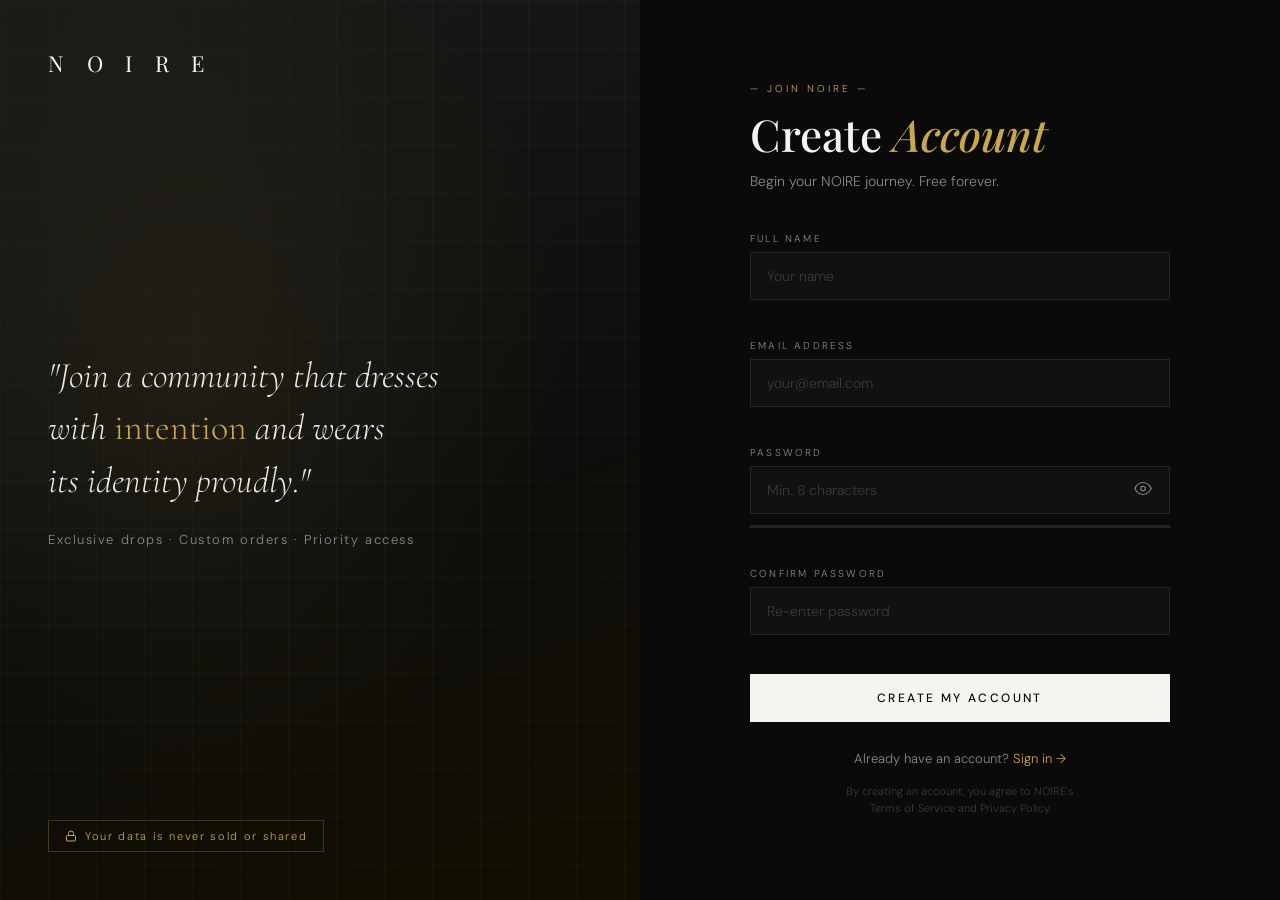
<file: signup.html>
<!DOCTYPE html>
<html lang="en">
<head>
  <meta charset="UTF-8"/>
  <meta name="viewport" content="width=device-width, initial-scale=1.0"/>
  <title>Create Account — NOIRE</title>
  <link rel="stylesheet" href="auth.css"/>
</head>
<body>
<div class="auth-page">

  <!-- ── LEFT VISUAL PANEL ── -->
  <div class="auth-panel-visual">
    <div class="auth-grid-bg"></div>
    <a href="index.html" class="auth-logo">N O I R E</a>

    <div class="auth-panel-content">
      <p class="auth-panel-quote">
        "Join a community that dresses<br/>
        with <em>intention</em> and wears<br/>
        its identity proudly."
      </p>
      <p class="auth-panel-subtext">Exclusive drops · Custom orders · Priority access</p>
    </div>

    <div class="auth-panel-bottom">
      <div class="panel-badge">
        <svg width="12" height="12" viewBox="0 0 24 24" fill="none" stroke="currentColor" stroke-width="2">
          <rect x="3" y="11" width="18" height="11" rx="2" ry="2"/>
          <path d="M7 11V7a5 5 0 0110 0v4"/>
        </svg>
        Your data is never sold or shared
      </div>
    </div>
  </div>

  <!-- ── RIGHT FORM PANEL ── -->
  <div class="auth-panel-form">
    <div class="auth-form-wrap">
      <div class="auth-form-header">
        <span class="auth-eyebrow">— Join NOIRE —</span>
        <h1 class="auth-title">Create <em>Account</em></h1>
        <p class="auth-subtitle">Begin your NOIRE journey. Free forever.</p>
      </div>

      <div class="alert alert-error" id="alert-error" role="alert"></div>
      <div class="alert alert-success" id="alert-success" role="status"></div>

      <form class="form" id="signup-form" novalidate>
        <div class="form-group">
          <label class="form-label" for="name">Full Name</label>
          <input class="form-input" type="text" id="name" name="name"
                 placeholder="Your name" autocomplete="name"/>
          <span class="form-error" id="name-error"></span>
        </div>

        <div class="form-group">
          <label class="form-label" for="email">Email Address</label>
          <input class="form-input" type="email" id="email" name="email"
                 placeholder="your@email.com" autocomplete="email"/>
          <span class="form-error" id="email-error"></span>
        </div>

        <div class="form-group">
          <label class="form-label" for="password">Password</label>
          <div class="input-wrap">
            <input class="form-input" type="password" id="password" name="password"
                   placeholder="Min. 8 characters" autocomplete="new-password"/>
            <button type="button" class="toggle-password" aria-label="Toggle password" tabindex="-1">
              <svg id="eye-icon" width="18" height="18" viewBox="0 0 24 24" fill="none" stroke="currentColor" stroke-width="1.5">
                <path d="M1 12s4-8 11-8 11 8 11 8-4 8-11 8-11-8-11-8z"/>
                <circle cx="12" cy="12" r="3"/>
              </svg>
            </button>
          </div>
          <!-- Password strength meter -->
          <div class="strength-meter">
            <div class="strength-bar">
              <div class="strength-fill" id="strength-fill"></div>
            </div>
            <span class="strength-text" id="strength-text"></span>
          </div>
          <span class="form-error" id="password-error"></span>
        </div>

        <div class="form-group">
          <label class="form-label" for="confirm">Confirm Password</label>
          <input class="form-input" type="password" id="confirm" name="confirm"
                 placeholder="Re-enter password" autocomplete="new-password"/>
          <span class="form-error" id="confirm-error"></span>
        </div>

        <button type="submit" class="btn-auth" id="submit-btn">
          <span id="btn-text">Create My Account</span>
          <div class="btn-loader-spin" id="btn-loader"></div>
        </button>
      </form>

      <div class="auth-switch" style="margin-top:28px;">
        Already have an account? <a href="login.html">Sign in →</a>
      </div>

      <p style="font-size:11px;color:var(--gray-mid);text-align:center;margin-top:16px;line-height:1.6;">
        By creating an account, you agree to NOIRE's<br/>
        Terms of Service and Privacy Policy.
      </p>
    </div>
  </div>

</div>

<script>
/* ═══════════════════════════════════════
   SIGNUP PAGE SCRIPT
═══════════════════════════════════════ */

const API = 'https://noire-backend-i2bq.onrender.com/';

/* ── Redirect if already logged in ─────────────────────────── */
(function checkAuth() {
  const token = localStorage.getItem('noire_token');
  const user  = JSON.parse(localStorage.getItem('noire_user') || 'null');
  if (token && user) {
    window.location.href = user.role === 'admin' ? '/admin.html' : '/dashboard.html';
  }
})();

/* ── Elements ───────────────────────────────────────────────── */
const form           = document.getElementById('signup-form');
const nameInput      = document.getElementById('name');
const emailInput     = document.getElementById('email');
const passInput      = document.getElementById('password');
const confirmInput   = document.getElementById('confirm');
const submitBtn      = document.getElementById('submit-btn');
const btnText        = document.getElementById('btn-text');
const btnLoader      = document.getElementById('btn-loader');
const alertError     = document.getElementById('alert-error');
const alertSuccess   = document.getElementById('alert-success');
const strengthFill   = document.getElementById('strength-fill');
const strengthText   = document.getElementById('strength-text');

/* ── Alerts ─────────────────────────────────────────────────── */
function showAlert(el, msg) {
  el.textContent = msg; el.classList.add('show');
  setTimeout(() => el.classList.remove('show'), 8000);
}
function hideAlerts() {
  alertError.classList.remove('show');
  alertSuccess.classList.remove('show');
}

/* ── Field error ─────────────────────────────────────────────── */
function setError(inputEl, errId, msg) {
  inputEl.classList.toggle('error', !!msg);
  document.getElementById(errId).textContent = msg || '';
  return !msg;
}

/* ── Password strength ─────────────────────────────────────── */
passInput.addEventListener('input', () => {
  const val = passInput.value;
  let score = 0;
  if (val.length >= 8) score++;
  if (/[A-Z]/.test(val)) score++;
  if (/[0-9]/.test(val)) score++;
  if (/[^A-Za-z0-9]/.test(val)) score++;

  const configs = [
    { width: '0%',   color: 'transparent', label: '' },
    { width: '25%',  color: '#d46e6e',     label: 'Weak' },
    { width: '50%',  color: '#e8a84c',     label: 'Fair' },
    { width: '75%',  color: '#c9d44c',     label: 'Good' },
    { width: '100%', color: '#7ec98b',     label: 'Strong' },
  ];
  const cfg = configs[score] || configs[0];
  strengthFill.style.width    = cfg.width;
  strengthFill.style.background = cfg.color;
  strengthText.textContent    = cfg.label;
  strengthText.style.color    = cfg.color;
});

/* ── Toggle password ────────────────────────────────────────── */
document.querySelector('.toggle-password').addEventListener('click', () => {
  const isText = passInput.type === 'text';
  passInput.type = isText ? 'password' : 'text';
});

/* ── Validation ─────────────────────────────────────────────── */
function validateAll() {
  const name  = nameInput.value.trim();
  const email = emailInput.value.trim();
  const pass  = passInput.value;
  const conf  = confirmInput.value;
  let ok = true;

  ok = setError(nameInput, 'name-error',
    !name ? 'Full name is required' :
    name.length < 2 ? 'Must be at least 2 characters' : '') && ok;

  ok = setError(emailInput, 'email-error',
    !email ? 'Email is required' :
    !/^[^\s@]+@[^\s@]+\.[^\s@]+$/.test(email) ? 'Enter a valid email' : '') && ok;

  ok = setError(passInput, 'password-error',
    !pass ? 'Password is required' :
    pass.length < 8 ? 'Must be at least 8 characters' : '') && ok;

  ok = setError(confirmInput, 'confirm-error',
    !conf ? 'Please confirm your password' :
    conf !== pass ? 'Passwords do not match' : '') && ok;

  return ok;
}

/* ── Submit ─────────────────────────────────────────────────── */
form.addEventListener('submit', async (e) => {
  e.preventDefault();
  hideAlerts();
  if (!validateAll()) return;

  submitBtn.disabled = true;
  btnText.textContent = 'Creating Account...';
  btnLoader.classList.add('show');

  try {
    const res  = await fetch(`${API}/auth/signup`, {
      method: 'POST',
      headers: { 'Content-Type': 'application/json' },
      body: JSON.stringify({
        name:     nameInput.value.trim(),
        email:    emailInput.value.trim(),
        password: passInput.value,
      }),
    });
    const data = await res.json();

    if (!res.ok) {
      showAlert(alertError, data.error || 'Signup failed. Please try again.');
      return;
    }

    localStorage.setItem('noire_token', data.token);
    localStorage.setItem('noire_user', JSON.stringify(data.user));
    showAlert(alertSuccess, `Welcome to NOIRE, ${data.user.name}! Redirecting...`);

    setTimeout(() => {
      window.location.href = '/dashboard.html';
    }, 1000);

  } catch (err) {
    showAlert(alertError, 'Network error. Please check your connection.');
  } finally {
    submitBtn.disabled = false;
    btnText.textContent = 'Create My Account';
    btnLoader.classList.remove('show');
  }
});

/* ── Inline live validation ──────────────────────────────────── */
nameInput.addEventListener('blur', () => {
  const v = nameInput.value.trim();
  setError(nameInput, 'name-error', v.length < 2 ? 'At least 2 characters' : '');
});
emailInput.addEventListener('blur', () => {
  const v = emailInput.value.trim();
  setError(emailInput, 'email-error',
    !/^[^\s@]+@[^\s@]+\.[^\s@]+$/.test(v) ? 'Enter a valid email' : '');
});
confirmInput.addEventListener('blur', () => {
  setError(confirmInput, 'confirm-error',
    confirmInput.value !== passInput.value ? 'Passwords do not match' : '');
});
</script>
</body>
</html>
</file>
<file: styles.css>
/* ============================================================
   NOIRE — Luxury Fashion Brand CSS
   Theme: Ultra-Premium Dark Editorial
   ============================================================ */

/* ── CSS VARIABLES ─────────────────────────────────────────── */
:root {
  /* Colors */
  --black:       #0a0a0a;
  --black-2:     #111111;
  --black-3:     #1a1a1a;
  --gray-dark:   #242424;
  --gray-mid:    #3a3a3a;
  --gray-light:  #8a8a8a;
  --white:       #f5f5f0;
  --white-2:     #e8e8e0;
  --gold:        #c9a84c;
  --gold-light:  #e8c878;
  --gold-dark:   #a07830;
  --gold-dim:    rgba(201,168,76,0.12);

  /* Fonts */
  --font-serif:  'Playfair Display', 'Georgia', serif;
  --font-sans:   'DM Sans', 'Helvetica Neue', sans-serif;
  --font-thin:   'Cormorant Garamond', serif;

  /* Spacing */
  --section-py: 120px;
  --container-max: 1280px;
  --container-pad: 5vw;

  /* Transitions */
  --ease:        cubic-bezier(0.25, 0.1, 0.25, 1);
  --ease-out:    cubic-bezier(0.0, 0.0, 0.2, 1);
  --ease-spring: cubic-bezier(0.34, 1.56, 0.64, 1);
  --dur-fast:    0.22s;
  --dur-med:     0.45s;
  --dur-slow:    0.85s;
}

/* ── RESET & BASE ───────────────────────────────────────────── */
*, *::before, *::after { box-sizing: border-box; margin: 0; padding: 0; }

html {
  scroll-behavior: smooth;
  font-size: 16px;
  -webkit-font-smoothing: antialiased;
  -moz-osx-font-smoothing: grayscale;
}

body {
  background: var(--black);
  color: var(--white);
  font-family: var(--font-sans);
  font-weight: 300;
  line-height: 1.6;
  overflow-x: hidden;
  cursor: none; /* custom cursor */
}

body.loading { overflow: hidden; }

img, svg { display: block; max-width: 100%; }
a { text-decoration: none; color: inherit; }
ul { list-style: none; }
button { cursor: none; font-family: var(--font-sans); border: none; background: none; }
input, textarea, select { font-family: var(--font-sans); }
::selection { background: var(--gold); color: var(--black); }

/* ── CUSTOM CURSOR ──────────────────────────────────────────── */
#custom-cursor { pointer-events: none; position: fixed; top: 0; left: 0; z-index: 9999; }

.cursor-dot {
  width: 6px; height: 6px;
  background: var(--gold);
  border-radius: 50%;
  position: absolute;
  transform: translate(-50%, -50%);
  transition: transform 0.1s var(--ease), opacity 0.2s;
}

.cursor-ring {
  width: 36px; height: 36px;
  border: 1px solid rgba(201, 168, 76, 0.55);
  border-radius: 50%;
  position: absolute;
  transform: translate(-50%, -50%);
  transition: transform 0.12s var(--ease), width 0.3s, height 0.3s, border-color 0.3s;
}

body.cursor-hover .cursor-ring {
  width: 54px; height: 54px;
  border-color: var(--gold);
}

/* ── LOADER ─────────────────────────────────────────────────── */
#loader {
  position: fixed; inset: 0;
  background: var(--black);
  z-index: 10000;
  display: flex; align-items: center; justify-content: center;
  transition: opacity 0.8s var(--ease), visibility 0.8s;
}

#loader.hidden { opacity: 0; visibility: hidden; pointer-events: none; }

.loader-inner { text-align: center; }

.loader-brand {
  font-family: var(--font-serif);
  font-size: clamp(24px, 5vw, 42px);
  letter-spacing: 0.4em;
  color: var(--white);
  display: block;
  margin-bottom: 18px;
  animation: loaderPulse 1.5s var(--ease) infinite;
}

.loader-line {
  width: 0; height: 1px;
  background: var(--gold);
  margin: 0 auto;
  animation: loaderLine 1.8s var(--ease-out) forwards;
}

@keyframes loaderPulse {
  0%, 100% { opacity: 1; }
  50% { opacity: 0.4; }
}
@keyframes loaderLine {
  to { width: 100%; }
}

/* ── ANNOUNCEMENT BAR ───────────────────────────────────────── */
.announcement-bar {
  background: var(--gold-dark);
  padding: 9px 0;
  overflow: hidden;
  position: relative;
  z-index: 100;
  margin-top: 70px; /* navbar height */
}

.announcement-track {
  display: flex; gap: 40px;
  white-space: nowrap;
  animation: marqueeScroll 24s linear infinite;
}

.announcement-track span {
  font-size: 11px;
  letter-spacing: 0.12em;
  text-transform: uppercase;
  color: var(--black);
  font-weight: 500;
}

.announcement-track .dot { opacity: 0.5; }

@keyframes marqueeScroll {
  from { transform: translateX(0); }
  to { transform: translateX(-50%); }
}

/* ── NAVIGATION ─────────────────────────────────────────────── */
#navbar {
  position: fixed; top: 0; left: 0; right: 0;
  z-index: 500;
  height: 70px;
  background: transparent;
  border-bottom: 1px solid transparent;
  transition: background var(--dur-med) var(--ease), border-color var(--dur-med) var(--ease);
}

#navbar.scrolled {
  background: rgba(10, 10, 10, 0.96);
  border-bottom-color: rgba(201, 168, 76, 0.15);
  backdrop-filter: blur(20px);
  -webkit-backdrop-filter: blur(20px);
}

.nav-container {
  max-width: var(--container-max);
  margin: 0 auto;
  padding: 0 var(--container-pad);
  height: 100%;
  display: flex; align-items: center; justify-content: space-between;
}

.nav-logo { display: flex; align-items: center; }
.logo-text {
  font-family: var(--font-serif);
  font-size: 18px;
  letter-spacing: 0.4em;
  color: var(--white);
  transition: color var(--dur-fast);
}
.nav-logo:hover .logo-text { color: var(--gold); }

.nav-links {
  display: flex; gap: 42px;
  align-items: center;
}

.nav-link {
  font-size: 12px;
  letter-spacing: 0.18em;
  text-transform: uppercase;
  color: rgba(245, 245, 240, 0.7);
  position: relative;
  padding-bottom: 2px;
  transition: color var(--dur-fast);
}
.nav-link::after {
  content: '';
  position: absolute; bottom: -2px; left: 0;
  width: 0; height: 1px;
  background: var(--gold);
  transition: width var(--dur-med) var(--ease);
}
.nav-link:hover { color: var(--white); }
.nav-link:hover::after { width: 100%; }

.nav-actions { display: flex; align-items: center; gap: 18px; }

.nav-cart {
  position: relative; color: var(--white);
  transition: color var(--dur-fast);
  padding: 6px;
}
.nav-cart:hover { color: var(--gold); }
.cart-badge {
  position: absolute; top: 0; right: 0;
  background: var(--gold); color: var(--black);
  font-size: 9px; font-weight: 600;
  width: 16px; height: 16px;
  border-radius: 50%;
  display: flex; align-items: center; justify-content: center;
  transform: translate(4px, -4px);
  opacity: 0; transition: opacity var(--dur-fast);
}
.cart-badge.visible { opacity: 1; }

.nav-hamburger {
  display: none; flex-direction: column;
  gap: 5px; padding: 6px;
}
.nav-hamburger span {
  display: block; width: 22px; height: 1px;
  background: var(--white);
  transition: transform var(--dur-med) var(--ease), opacity var(--dur-fast);
}
.nav-hamburger.open span:nth-child(1) { transform: translateY(6px) rotate(45deg); }
.nav-hamburger.open span:nth-child(2) { opacity: 0; }
.nav-hamburger.open span:nth-child(3) { transform: translateY(-6px) rotate(-45deg); }

.mobile-menu {
  display: none;
  position: absolute; top: 70px; left: 0; right: 0;
  background: rgba(10,10,10,0.98);
  border-bottom: 1px solid rgba(201,168,76,0.15);
  padding: 30px var(--container-pad);
  transform: translateY(-10px);
  opacity: 0;
  pointer-events: none;
  transition: transform var(--dur-med) var(--ease), opacity var(--dur-med);
}
.mobile-menu.open { transform: translateY(0); opacity: 1; pointer-events: all; }
.mobile-link {
  display: block; padding: 14px 0;
  font-size: 22px; font-family: var(--font-serif);
  color: var(--white-2); letter-spacing: 0.05em;
  border-bottom: 1px solid var(--gray-dark);
}

/* ── SECTION UTILITIES ──────────────────────────────────────── */
.section-eyebrow {
  display: block;
  font-size: 11px;
  letter-spacing: 0.25em;
  text-transform: uppercase;
  color: var(--gold);
  margin-bottom: 18px;
  font-family: var(--font-sans);
  font-weight: 400;
}

.section-title {
  font-family: var(--font-serif);
  font-size: clamp(36px, 5vw, 64px);
  font-weight: 500;
  line-height: 1.15;
  letter-spacing: -0.01em;
  color: var(--white);
}

.section-subtitle {
  font-size: 15px;
  color: var(--gray-light);
  margin-top: 14px;
  font-weight: 300;
}

.section-header { text-align: center; margin-bottom: 72px; }

/* ── BUTTONS ────────────────────────────────────────────────── */
.btn-primary {
  display: inline-flex; align-items: center; gap: 10px;
  background: var(--white); color: var(--black);
  padding: 16px 36px;
  font-size: 12px;
  font-weight: 500;
  letter-spacing: 0.18em;
  text-transform: uppercase;
  transition: background var(--dur-fast), color var(--dur-fast), transform var(--dur-fast), box-shadow var(--dur-fast);
  position: relative; overflow: hidden;
}
.btn-primary::before {
  content: '';
  position: absolute; inset: 0;
  background: var(--gold);
  transform: translateX(-100%);
  transition: transform var(--dur-med) var(--ease);
}
.btn-primary span { position: relative; z-index: 1; }
.btn-primary svg { position: relative; z-index: 1; transition: transform var(--dur-fast); }
.btn-primary:hover::before { transform: translateX(0); }
.btn-primary:hover { color: var(--black); }
.btn-primary:hover svg { transform: translateX(4px); }
.btn-primary:active { transform: scale(0.98); }

.btn-primary.gold-btn {
  background: var(--gold); color: var(--black);
}
.btn-primary.gold-btn::before { background: var(--white); }
.btn-primary.gold-btn:hover { color: var(--black); }

.btn-ghost {
  display: inline-flex; align-items: center;
  padding: 15px 36px;
  border: 1px solid rgba(245, 245, 240, 0.4);
  color: var(--white);
  font-size: 12px; letter-spacing: 0.18em; text-transform: uppercase; font-weight: 400;
  transition: border-color var(--dur-fast), color var(--dur-fast), background var(--dur-fast);
}
.btn-ghost:hover { border-color: var(--gold); color: var(--gold); }

.btn-outline {
  display: inline-block;
  padding: 15px 48px;
  border: 1px solid var(--gray-mid);
  color: var(--white);
  font-size: 12px; letter-spacing: 0.18em; text-transform: uppercase; font-weight: 400;
  transition: border-color var(--dur-fast), color var(--dur-fast);
}
.btn-outline:hover { border-color: var(--gold); color: var(--gold); }

.link-underline {
  font-size: 13px;
  letter-spacing: 0.1em;
  color: var(--gold);
  position: relative;
  display: inline-block;
}
.link-underline::after {
  content: '';
  position: absolute; bottom: -2px; left: 0;
  width: 100%; height: 1px;
  background: var(--gold);
  transition: width var(--dur-med) var(--ease);
  transform-origin: left;
}
.link-underline:hover::after { width: 0; }

/* ── SCROLL REVEAL ──────────────────────────────────────────── */
.reveal-item, .reveal-text {
  opacity: 0;
  transform: translateY(32px);
  transition: opacity var(--dur-slow) var(--ease-out), transform var(--dur-slow) var(--ease-out);
}
.reveal-item.visible, .reveal-text.visible {
  opacity: 1; transform: translateY(0);
}

/* ── HERO ───────────────────────────────────────────────────── */
.hero {
  min-height: 100vh;
  padding-top: calc(70px + 36px); /* nav + announce */
  display: grid;
  grid-template-columns: 1fr 1fr;
  align-items: center;
  position: relative;
  overflow: hidden;
  padding-left: var(--container-pad);
  padding-right: var(--container-pad);
  max-width: var(--container-max);
  margin: 0 auto;
  gap: 60px;
}

.hero-bg {
  position: fixed; inset: 0; z-index: -1;
  pointer-events: none;
}

.hero-overlay-top {
  position: absolute; top: 0; left: 0; right: 0;
  height: 35vh;
  background: radial-gradient(ellipse at top center, rgba(201,168,76,0.06), transparent 65%);
}

.hero-overlay-bottom {
  position: absolute; bottom: 0; left: 0; right: 0;
  height: 40vh;
  background: linear-gradient(to top, var(--black) 0%, transparent 100%);
}

.hero-grid-lines {
  position: absolute; inset: 0;
  background-image:
    linear-gradient(rgba(255,255,255,0.022) 1px, transparent 1px),
    linear-gradient(90deg, rgba(255,255,255,0.022) 1px, transparent 1px);
  background-size: 60px 60px;
}

/* Hero Content */
.hero-content { z-index: 1; }

.hero-eyebrow {
  display: flex; align-items: center; gap: 14px;
  font-size: 10px; letter-spacing: 0.3em; text-transform: uppercase;
  color: var(--gold);
  margin-bottom: 32px;
  opacity: 0;
  animation: fadeUp 0.8s 0.5s var(--ease-out) forwards;
}
.eyebrow-line {
  display: block; width: 36px; height: 1px;
  background: var(--gold); opacity: 0.6;
}

.hero-headline {
  font-family: var(--font-serif);
  font-size: clamp(52px, 7.5vw, 112px);
  font-weight: 500;
  line-height: 1.0;
  letter-spacing: -0.02em;
  margin-bottom: 28px;
}

.headline-line { display: block; overflow: hidden; }
.headline-line em {
  font-style: italic; color: var(--gold);
  font-weight: 400;
}

.line-1 { animation: slideUp 0.9s 0.6s var(--ease-out) both; }
.line-2 { animation: slideUp 0.9s 0.78s var(--ease-out) both; }
.line-3 { animation: slideUp 0.9s 0.96s var(--ease-out) both; }

@keyframes slideUp {
  from { opacity: 0; transform: translateY(60px); }
  to { opacity: 1; transform: translateY(0); }
}
@keyframes fadeUp {
  from { opacity: 0; transform: translateY(20px); }
  to { opacity: 1; transform: translateY(0); }
}

.hero-subheadline {
  font-size: clamp(14px, 1.4vw, 17px);
  color: var(--gray-light);
  font-weight: 300;
  line-height: 1.75;
  margin-bottom: 40px;
  animation: fadeUp 0.8s 1.1s var(--ease-out) both;
}
.sub-accent {
  font-family: var(--font-thin);
  font-style: italic;
  color: var(--white-2);
  font-size: 1.1em;
}

.hero-cta {
  display: flex; gap: 18px; flex-wrap: wrap;
  margin-bottom: 60px;
  animation: fadeUp 0.8s 1.25s var(--ease-out) both;
}

.hero-stats {
  display: flex; align-items: center; gap: 32px;
  animation: fadeUp 0.8s 1.4s var(--ease-out) both;
}
.stat { display: flex; flex-direction: column; gap: 4px; }
.stat-num {
  font-family: var(--font-serif);
  font-size: 26px; font-weight: 600;
  color: var(--white);
}
.stat-label { font-size: 11px; letter-spacing: 0.12em; color: var(--gray-light); }
.stat-divider { width: 1px; height: 36px; background: var(--gray-mid); }

/* Hero Image */
.hero-image-frame {
  display: flex; align-items: center; justify-content: center;
  animation: fadeUp 1s 0.7s var(--ease-out) both;
  z-index: 1;
}

.hero-image-inner {
  position: relative;
  width: 100%; max-width: 480px;
  aspect-ratio: 3/4;
}

.hero-img-placeholder {
  width: 100%; height: 100%;
  background:
    linear-gradient(160deg, #1e1e1e 0%, #0f0f0f 60%, #1a150a 100%);
  border: 1px solid rgba(201,168,76,0.2);
  position: relative;
  overflow: hidden;
}

.placeholder-silhouette {
  position: absolute; bottom: 0; left: 50%;
  transform: translateX(-50%);
  width: 65%; height: 90%;
  background:
    linear-gradient(to top, rgba(201,168,76,0.06) 0%, transparent 70%),
    linear-gradient(to bottom, rgba(30,30,30,0.8) 0%, rgba(20,15,5,0.9) 100%);
  clip-path: polygon(20% 0%, 80% 0%, 92% 100%, 8% 100%);
}

.placeholder-glow {
  position: absolute; top: 20%; left: 50%;
  transform: translateX(-50%);
  width: 200px; height: 200px;
  background: radial-gradient(circle, rgba(201,168,76,0.08), transparent 60%);
  animation: glowPulse 3s ease-in-out infinite;
}

@keyframes glowPulse {
  0%, 100% { opacity: 0.6; transform: translateX(-50%) scale(1); }
  50% { opacity: 1; transform: translateX(-50%) scale(1.15); }
}

.hero-img-badge {
  position: absolute; top: 24px; left: 24px;
  background: var(--gold);
  color: var(--black);
  padding: 7px 14px;
  font-size: 9px;
  letter-spacing: 0.22em;
  text-transform: uppercase;
  font-weight: 600;
}

/* Scroll Cue */
.hero-scroll-cue {
  position: absolute; bottom: 36px; left: 50%;
  transform: translateX(-50%);
  display: flex; flex-direction: column;
  align-items: center; gap: 8px;
  opacity: 0;
  animation: fadeUp 0.6s 2s var(--ease-out) forwards;
}
.scroll-label {
  font-size: 9px; letter-spacing: 0.3em; text-transform: uppercase;
  color: var(--gray-light);
}
.scroll-line {
  width: 1px; height: 44px;
  background: rgba(255,255,255,0.12);
  position: relative; overflow: hidden;
}
.scroll-dot {
  width: 100%; height: 12px;
  background: var(--gold);
  animation: scrollDrop 1.5s var(--ease) infinite;
}
@keyframes scrollDrop {
  0% { transform: translateY(-12px); opacity: 0; }
  20% { opacity: 1; }
  100% { transform: translateY(44px); opacity: 0; }
}

/* ── TRUST BAR ──────────────────────────────────────────────── */
.trust-bar {
  border-top: 1px solid var(--gray-dark);
  border-bottom: 1px solid var(--gray-dark);
  background: var(--black-2);
  padding: 28px var(--container-pad);
}

.trust-container {
  max-width: var(--container-max);
  margin: 0 auto;
  display: flex; align-items: center;
  justify-content: center; gap: 0;
  flex-wrap: wrap;
}

.trust-item {
  display: flex; align-items: center; gap: 10px;
  padding: 10px 40px;
  font-size: 12px;
  letter-spacing: 0.1em;
  color: var(--gray-light);
  text-transform: uppercase;
  transition: color var(--dur-fast);
}
.trust-item:hover { color: var(--white); }
.trust-item svg { color: var(--gold); flex-shrink: 0; }

.trust-sep {
  width: 1px; height: 28px;
  background: var(--gray-dark);
}

/* ── COLLECTION ─────────────────────────────────────────────── */
.collection {
  padding: var(--section-py) var(--container-pad);
  max-width: var(--container-max);
  margin: 0 auto;
}

.products-grid {
  display: grid;
  grid-template-columns: repeat(4, 1fr);
  gap: 28px;
}

/* Product Card */
.product-card {
  position: relative;
  transition: transform var(--dur-med) var(--ease);
  cursor: none;
}
.product-card:hover { transform: translateY(-6px); }

.product-image {
  position: relative;
  aspect-ratio: 3/4;
  overflow: hidden;
  background: var(--black-3);
}
.product-image.featured { aspect-ratio: 3/4; }

/* Placeholder product images — styled unique per product */
.product-img-placeholder {
  width: 100%; height: 100%;
  position: relative;
  overflow: hidden;
  transition: transform var(--dur-slow) var(--ease);
}
.product-card:hover .product-img-placeholder { transform: scale(1.04); }

.p1 { background: linear-gradient(140deg, #1c1c1c 0%, #0e0e0e 50%, #111 100%); }
.p2 { background: linear-gradient(140deg, #181610 0%, #0f0c06 50%, #1a1500 100%); }
.p3 { background: linear-gradient(140deg, #121218 0%, #0a0a10 50%, #14141c 100%); }
.p4 { background: linear-gradient(140deg, #1a1505 0%, #0f0c00 50%, #1c1800 100%); }

.product-silhouette {
  position: absolute; bottom: 0; left: 50%; transform: translateX(-50%);
  opacity: 0.18;
}
.product-silhouette.tee {
  width: 60%; height: 75%;
  background: var(--gray-light);
  clip-path: polygon(25% 0%, 75% 0%, 88% 15%, 100% 12%, 100% 40%, 88% 40%, 88% 100%, 12% 100%, 12% 40%, 0 40%, 0 12%, 12% 15%);
}
.product-silhouette.hoodie {
  width: 65%; height: 80%;
  background: var(--gold-light);
  clip-path: polygon(20% 0%, 80% 0%, 88% 12%, 100% 10%, 100% 42%, 88% 42%, 88% 100%, 12% 100%, 12% 42%, 0 42%, 0 10%, 12% 12%);
  opacity: 0.22;
}
.product-silhouette.cargo {
  width: 65%; height: 80%;
  background: var(--gray-light);
  clip-path: polygon(10% 0%, 90% 0%, 90% 55%, 75% 55%, 80% 100%, 60% 100%, 55% 60%, 45% 60%, 40% 100%, 20% 100%, 25% 55%, 10% 55%);
}
.product-silhouette.bomber {
  width: 70%; height: 78%;
  background: var(--gold);
  clip-path: polygon(20% 0%, 80% 0%, 92% 12%, 100% 10%, 100% 40%, 92% 42%, 92% 100%, 8% 100%, 8% 42%, 0 40%, 0 10%, 8% 12%);
  opacity: 0.25;
}

.product-badges {
  position: absolute; top: 14px; left: 14px;
  display: flex; flex-direction: column; gap: 6px;
  z-index: 2;
}
.badge-limited, .badge-new, .badge-bestseller, .badge-gold {
  padding: 5px 10px;
  font-size: 9px; letter-spacing: 0.18em; text-transform: uppercase; font-weight: 600;
}
.badge-limited { background: var(--black-2); color: var(--white); border: 1px solid var(--gray-mid); }
.badge-new { background: var(--white); color: var(--black); }
.badge-bestseller { background: transparent; color: var(--gold); border: 1px solid var(--gold-dark); }
.badge-gold { background: var(--gold); color: var(--black); }

.product-hover-overlay {
  position: absolute; inset: 0;
  background: rgba(10, 10, 10, 0.72);
  display: flex; flex-direction: column;
  align-items: center; justify-content: center;
  gap: 10px;
  opacity: 0;
  transition: opacity var(--dur-med) var(--ease);
  z-index: 3;
}
.product-card:hover .product-hover-overlay { opacity: 1; }

.btn-add-to-cart {
  background: var(--white); color: var(--black);
  padding: 14px 32px;
  font-size: 11px; letter-spacing: 0.2em; text-transform: uppercase; font-weight: 500;
  transform: translateY(8px);
  transition: transform var(--dur-med) var(--ease), background var(--dur-fast), color var(--dur-fast);
  cursor: none;
}
.product-card:hover .btn-add-to-cart { transform: translateY(0); }
.btn-add-to-cart:hover { background: var(--gold); }

.btn-quick-view {
  color: rgba(245,245,240,0.7);
  font-size: 10px; letter-spacing: 0.2em; text-transform: uppercase;
  transform: translateY(8px);
  transition: transform var(--dur-med) 0.04s var(--ease), color var(--dur-fast);
  cursor: none;
}
.product-card:hover .btn-quick-view { transform: translateY(0); }
.btn-quick-view:hover { color: var(--gold); }

.product-info { padding: 18px 0 0; }

.product-meta {
  display: flex; align-items: center; justify-content: space-between;
  margin-bottom: 8px;
}
.product-category {
  font-size: 10px; letter-spacing: 0.15em; text-transform: uppercase;
  color: var(--gray-light);
}

.stock-indicator {
  display: flex; align-items: center; gap: 5px;
  font-size: 10px; letter-spacing: 0.08em;
  color: var(--gray-light);
}
.stock-indicator.low { color: #d4976e; }
.stock-dot {
  width: 6px; height: 6px; border-radius: 50%;
  background: #d4976e;
  animation: dotPulse 1.5s ease-in-out infinite;
}
.stock-dot.ok { background: #7ec98b; animation: none; }

@keyframes dotPulse {
  0%, 100% { opacity: 1; transform: scale(1); }
  50% { opacity: 0.5; transform: scale(0.7); }
}

.product-name {
  font-family: var(--font-serif);
  font-size: 18px; font-weight: 500;
  color: var(--white);
  margin-bottom: 10px;
  line-height: 1.3;
}

.product-price-row {
  display: flex; align-items: center; justify-content: space-between;
}
.product-price {
  font-size: 16px; font-weight: 500;
  color: var(--gold);
  font-family: var(--font-serif);
}
.product-stars { color: var(--gold); font-size: 11px; letter-spacing: 1px; }

.collection-cta { text-align: center; margin-top: 64px; }

/* ── MARQUEE BAND ────────────────────────────────────────────── */
.marquee-band {
  background: var(--black-2);
  border-top: 1px solid rgba(201,168,76,0.15);
  border-bottom: 1px solid rgba(201,168,76,0.15);
  padding: 18px 0;
  overflow: hidden;
}

.marquee-track {
  display: flex; gap: 50px;
  white-space: nowrap;
  animation: marqueeScroll 20s linear infinite;
}

.marquee-track span {
  font-size: 11px; letter-spacing: 0.3em; text-transform: uppercase;
  color: rgba(245,245,240,0.4);
}
.marquee-dot { color: var(--gold) !important; }

/* ── CUSTOM SECTION ─────────────────────────────────────────── */
.custom-section {
  padding: var(--section-py) var(--container-pad);
  max-width: var(--container-max);
  margin: 0 auto;
}

.custom-inner {
  display: grid; grid-template-columns: 1fr 1fr;
  gap: 80px; align-items: center;
}

/* Canvas Visual */
.custom-canvas {
  background: var(--black-2);
  border: 1px solid rgba(201,168,76,0.15);
  aspect-ratio: 4/5;
  display: flex; flex-direction: column;
  align-items: center; justify-content: center;
  position: relative;
  overflow: hidden;
}

.canvas-glow {
  position: absolute; inset: 0;
  background: radial-gradient(ellipse at center, rgba(201,168,76,0.07) 0%, transparent 65%);
  pointer-events: none;
}

.canvas-tee { position: relative; z-index: 1; }
.tee-svg { width: 180px; height: auto; opacity: 0.85; }

.canvas-tools {
  display: flex; gap: 12px; margin-top: 30px;
  position: relative; z-index: 1;
}
.tool-swatch {
  width: 22px; height: 22px; border-radius: 50%;
  cursor: none;
  border: 2px solid transparent;
  transition: transform var(--dur-fast), border-color var(--dur-fast);
}
.tool-swatch:hover { transform: scale(1.2); }
.tool-swatch.active { border-color: var(--gold); }
.swatch-black { background: #111; }
.swatch-white { background: var(--white); }
.swatch-gold { background: var(--gold); }
.swatch-cream { background: #e8d8bc; }

/* Custom Content */
.custom-title {
  font-family: var(--font-serif);
  font-size: clamp(42px, 5vw, 68px);
  font-weight: 500;
  line-height: 1.1;
  margin-bottom: 24px;
  color: var(--white);
}
.custom-title em { color: var(--gold); font-weight: 400; }

.custom-body {
  font-size: 15px; color: var(--gray-light);
  line-height: 1.8; margin-bottom: 36px;
}

.custom-features {
  display: flex; flex-direction: column; gap: 20px;
  margin-bottom: 44px;
}

.custom-feature {
  display: flex; align-items: flex-start; gap: 14px;
}

.feature-icon {
  width: 38px; height: 38px; flex-shrink: 0;
  border: 1px solid rgba(201,168,76,0.3);
  display: flex; align-items: center; justify-content: center;
  color: var(--gold);
}

.custom-feature strong {
  display: block; font-size: 13px; font-weight: 500;
  color: var(--white); margin-bottom: 3px;
  letter-spacing: 0.05em;
}
.custom-feature span { font-size: 12px; color: var(--gray-light); }

/* ── STORY SECTION ──────────────────────────────────────────── */
.story-section {
  padding: var(--section-py) var(--container-pad);
  max-width: var(--container-max);
  margin: 0 auto;
  border-top: 1px solid var(--gray-dark);
}

.story-inner {
  display: grid; grid-template-columns: 1fr 1fr;
  gap: 80px; align-items: start;
}

.story-title {
  font-family: var(--font-serif);
  font-size: clamp(42px, 5vw, 68px);
  font-weight: 500; line-height: 1.1;
  margin-bottom: 28px;
}
.story-title em { color: var(--gold); font-style: italic; }

.story-quote {
  font-family: var(--font-thin);
  font-size: clamp(16px, 1.6vw, 20px);
  font-style: italic;
  color: var(--white-2);
  line-height: 1.7;
  border-left: 2px solid var(--gold);
  padding-left: 22px;
  margin-bottom: 28px;
}

.story-body {
  font-size: 15px; color: var(--gray-light);
  line-height: 1.85; margin-bottom: 16px;
}
.story-body em { color: var(--white-2); font-style: italic; }

.story-img-wrap { position: relative; }

.story-img-placeholder {
  aspect-ratio: 4/5;
  background: linear-gradient(160deg, #1a1a1a 0%, #0d0d0d 60%, #130f00 100%);
  border: 1px solid rgba(201,168,76,0.18);
  position: relative; overflow: hidden;
}

.story-img-overlay {
  position: absolute; inset: 0;
  background: linear-gradient(to top, rgba(10,10,10,0.7) 0%, transparent 60%);
}

.story-label {
  position: absolute; bottom: 28px; left: 28px;
  display: flex; flex-direction: column; gap: 5px;
}
.story-label span:first-child {
  font-family: var(--font-serif);
  font-size: 22px; font-weight: 400; color: var(--gold);
}
.story-label span:last-child {
  font-size: 10px; letter-spacing: 0.25em; text-transform: uppercase;
  color: var(--gray-light);
}

.story-accent-box {
  position: absolute; bottom: -24px; right: -24px;
  width: 120px; height: 120px;
  border: 1px solid rgba(201,168,76,0.2);
  z-index: -1;
}

.story-numbers {
  display: grid; grid-template-columns: repeat(3, 1fr);
  gap: 20px; margin-top: 32px;
}
.story-stat {
  display: flex; flex-direction: column; gap: 5px;
  padding: 20px;
  border: 1px solid var(--gray-dark);
  background: var(--black-2);
  text-align: center;
  transition: border-color var(--dur-fast);
}
.story-stat:hover { border-color: rgba(201,168,76,0.35); }
.snum {
  font-family: var(--font-serif); font-size: 28px; font-weight: 600;
  color: var(--gold);
}
.slabel { font-size: 10px; letter-spacing: 0.12em; text-transform: uppercase; color: var(--gray-light); }

/* ── TESTIMONIALS ───────────────────────────────────────────── */
.testimonials-section {
  padding: var(--section-py) var(--container-pad);
  max-width: var(--container-max);
  margin: 0 auto;
  border-top: 1px solid var(--gray-dark);
}

.trust-aggregate {
  display: flex; align-items: center; justify-content: center;
  gap: 14px; margin-top: 12px;
}
.agg-stars { color: var(--gold); font-size: 16px; letter-spacing: 2px; }
.agg-score { font-family: var(--font-serif); font-size: 16px; font-weight: 600; }
.agg-count { font-size: 12px; color: var(--gray-light); }

.testimonials-grid {
  display: grid; grid-template-columns: repeat(3, 1fr);
  gap: 28px; margin-bottom: 72px;
}

.testimonial-card {
  background: var(--black-2);
  border: 1px solid var(--gray-dark);
  padding: 40px 32px;
  position: relative;
  transition: border-color var(--dur-med), transform var(--dur-med);
}
.testimonial-card:hover {
  border-color: rgba(201,168,76,0.3);
  transform: translateY(-4px);
}
.testimonial-card.featured-testimonial {
  border-color: rgba(201,168,76,0.3);
  background: linear-gradient(160deg, #181510 0%, #111111 100%);
}
.testimonial-card::before {
  content: '"';
  position: absolute; top: 20px; right: 24px;
  font-family: var(--font-serif); font-size: 80px;
  color: rgba(201,168,76,0.07); line-height: 1;
  pointer-events: none;
}

.t-avatar { margin-bottom: 18px; }
.avatar-placeholder {
  width: 48px; height: 48px; border-radius: 50%;
  display: flex; align-items: center; justify-content: center;
  font-family: var(--font-serif);
  font-size: 20px; font-weight: 600; color: var(--black);
}
.av1 { background: linear-gradient(135deg, #c9a84c, #a07830); }
.av2 { background: linear-gradient(135deg, #e8e8e0, #b0b0a8); }
.av3 { background: linear-gradient(135deg, #c9a84c, #7a5c20); }

.t-stars { color: var(--gold); font-size: 12px; letter-spacing: 2px; margin-bottom: 16px; }

.t-quote {
  font-size: 14px; color: var(--gray-light);
  line-height: 1.8; margin-bottom: 24px;
  font-style: normal;
}
.testimonial-card.featured-testimonial .t-quote { color: var(--white-2); }

.t-author strong {
  display: block; font-size: 14px; font-weight: 500;
  color: var(--white); margin-bottom: 3px;
}
.t-author span { font-size: 11px; letter-spacing: 0.1em; color: var(--gray-light); }

/* Press Logos */
.trust-logos { text-align: center; }
.trust-logos-label {
  display: block; font-size: 10px;
  letter-spacing: 0.25em; text-transform: uppercase;
  color: var(--gray-light); margin-bottom: 22px;
}
.logos-row {
  display: flex; align-items: center; justify-content: center;
  gap: 48px; flex-wrap: wrap;
}
.press-logo {
  font-family: var(--font-serif);
  font-size: clamp(16px, 2.5vw, 24px);
  font-style: italic;
  color: rgba(245,245,240,0.18);
  letter-spacing: 0.06em;
  transition: color var(--dur-fast);
}
.press-logo:hover { color: rgba(245,245,240,0.55); }

/* ── CONTACT ────────────────────────────────────────────────── */
.contact-section {
  padding: var(--section-py) var(--container-pad);
  max-width: var(--container-max);
  margin: 0 auto;
  border-top: 1px solid var(--gray-dark);
}

.contact-inner {
  display: grid; grid-template-columns: 1fr 1fr;
  gap: 80px; align-items: start;
}

.contact-title {
  font-family: var(--font-serif);
  font-size: clamp(42px, 5vw, 68px);
  font-weight: 500; line-height: 1.1;
  margin-bottom: 20px;
}
.contact-title em { color: var(--gold); }

.contact-body { font-size: 15px; color: var(--gray-light); line-height: 1.8; margin-bottom: 32px; }

.contact-promise { display: flex; flex-direction: column; gap: 10px; }
.promise-item {
  display: flex; align-items: center; gap: 10px;
  font-size: 13px; color: var(--white-2);
}
.promise-item svg { color: var(--gold); flex-shrink: 0; }

/* Form */
.contact-form {
  display: flex; flex-direction: column; gap: 22px;
}

.form-group { display: flex; flex-direction: column; gap: 8px; position: relative; }

.form-group label {
  font-size: 10px; letter-spacing: 0.2em;
  text-transform: uppercase; color: var(--gray-light);
}

.form-group input,
.form-group textarea,
.form-group select {
  background: var(--black-2);
  border: 1px solid var(--gray-dark);
  color: var(--white);
  padding: 14px 16px;
  font-size: 14px;
  transition: border-color var(--dur-fast);
  outline: none;
  -webkit-appearance: none;
}
.form-group select {
  background-image: url("data:image/svg+xml,%3csvg xmlns='http://www.w3.org/2000/svg' fill='none' viewBox='0 0 20 20'%3e%3cpath stroke='%238a8a8a' stroke-linecap='round' stroke-linejoin='round' stroke-width='1.5' d='M6 8l4 4 4-4'/%3e%3c/svg%3e");
  background-repeat: no-repeat;
  background-position: right 12px center;
  background-size: 20px;
}
.form-group select option { background: var(--black-3); }

.form-group input:focus,
.form-group textarea:focus,
.form-group select:focus {
  border-color: var(--gold);
}
.form-group input.error,
.form-group textarea.error,
.form-group select.error {
  border-color: #d46e6e;
}

.form-group textarea { resize: vertical; min-height: 110px; }
.field-error { font-size: 11px; color: #d46e6e; height: 14px; }

.form-submit {
  width: 100%; justify-content: center;
  padding: 18px;
  position: relative;
}

.btn-loader {
  display: none;
  width: 18px; height: 18px;
  border: 2px solid rgba(10,10,10,0.3);
  border-top-color: var(--black);
  border-radius: 50%;
  animation: spin 0.6s linear infinite;
  position: absolute; right: 24px;
}
.btn-loader.visible { display: block; }
@keyframes spin { to { transform: rotate(360deg); } }

.form-privacy {
  font-size: 11px; color: var(--gray-light);
  text-align: center; letter-spacing: 0.05em;
}

/* ── FINAL CTA ──────────────────────────────────────────────── */
.final-cta {
  background: var(--black-2);
  border-top: 1px solid rgba(201,168,76,0.15);
  border-bottom: 1px solid rgba(201,168,76,0.15);
  padding: 120px var(--container-pad);
  text-align: center;
  position: relative; overflow: hidden;
}

.final-cta::before {
  content: '';
  position: absolute; top: -80px; left: 50%; transform: translateX(-50%);
  width: 600px; height: 600px;
  background: radial-gradient(circle, rgba(201,168,76,0.06) 0%, transparent 60%);
  pointer-events: none;
}

.final-cta-title {
  font-family: var(--font-serif);
  font-size: clamp(42px, 6vw, 88px);
  font-weight: 500; line-height: 1.05;
  margin-bottom: 18px;
}
.final-cta-title em { color: var(--gold); font-style: italic; }

.final-cta-sub {
  font-size: clamp(14px, 1.5vw, 18px);
  color: var(--gray-light);
  font-family: var(--font-thin);
  font-style: italic;
  margin-bottom: 44px;
}

.final-cta-btns {
  display: flex; gap: 18px; justify-content: center; flex-wrap: wrap;
}

/* ── CART DRAWER ────────────────────────────────────────────── */
#cart-overlay {
  position: fixed; inset: 0;
  background: rgba(0,0,0,0.6);
  z-index: 800;
  opacity: 0; pointer-events: none;
  transition: opacity var(--dur-med) var(--ease);
  backdrop-filter: blur(4px);
}
#cart-overlay.visible { opacity: 1; pointer-events: all; }

#cart-drawer {
  position: fixed; top: 0; right: 0; bottom: 0;
  width: 420px; max-width: 95vw;
  background: var(--black-2);
  border-left: 1px solid var(--gray-dark);
  z-index: 900;
  display: flex; flex-direction: column;
  transform: translateX(100%);
  transition: transform var(--dur-slow) var(--ease-out);
}
#cart-drawer.open { transform: translateX(0); }

.cart-header {
  display: flex; align-items: center; justify-content: space-between;
  padding: 28px 32px;
  border-bottom: 1px solid var(--gray-dark);
}
.cart-title {
  font-family: var(--font-serif);
  font-size: 20px; font-weight: 500; letter-spacing: 0.05em;
}
#cart-close {
  color: var(--gray-light); padding: 6px;
  transition: color var(--dur-fast); cursor: none;
}
#cart-close:hover { color: var(--white); }

.cart-items { flex: 1; overflow-y: auto; padding: 24px 32px; }
.cart-items::-webkit-scrollbar { width: 4px; }
.cart-items::-webkit-scrollbar-thumb { background: var(--gray-dark); }

.cart-empty {
  text-align: center; padding: 60px 0;
  font-size: 14px; color: var(--gray-light);
}
.cart-empty p { margin-top: 10px; }

.cart-item {
  display: flex; gap: 16px;
  padding: 18px 0;
  border-bottom: 1px solid var(--gray-dark);
  animation: fadeIn 0.3s var(--ease-out);
}
@keyframes fadeIn {
  from { opacity: 0; transform: translateX(12px); }
  to { opacity: 1; transform: translateX(0); }
}
.cart-item-img {
  width: 68px; height: 84px; flex-shrink: 0;
  background: var(--black-3);
  border: 1px solid var(--gray-dark);
}
.cart-item-info { flex: 1; }
.cart-item-name { font-size: 14px; font-weight: 500; color: var(--white); margin-bottom: 5px; }
.cart-item-price { font-size: 14px; color: var(--gold); font-family: var(--font-serif); }
.cart-item-remove {
  font-size: 10px; letter-spacing: 0.15em; text-transform: uppercase;
  color: var(--gray-light); margin-top: 10px;
  display: inline-block;
  transition: color var(--dur-fast); cursor: none;
  background: none; border: none;
}
.cart-item-remove:hover { color: #d46e6e; }

.cart-footer {
  padding: 24px 32px 36px;
  border-top: 1px solid var(--gray-dark);
}
.cart-total {
  display: flex; justify-content: space-between;
  font-size: 15px; font-weight: 500;
  margin-bottom: 20px;
}
#cart-total-price { font-family: var(--font-serif); color: var(--gold); font-size: 18px; }

.btn-checkout {
  width: 100%; padding: 18px;
  background: var(--gold); color: var(--black);
  font-size: 12px; letter-spacing: 0.2em; text-transform: uppercase; font-weight: 500;
  transition: background var(--dur-fast); cursor: none;
}
.btn-checkout:hover { background: var(--gold-light); }

.cart-note {
  font-size: 11px; color: var(--gray-light);
  text-align: center; margin-top: 14px; letter-spacing: 0.05em;
}

/* ── TOAST ──────────────────────────────────────────────────── */
.toast {
  position: fixed; bottom: 32px; left: 50%;
  transform: translateX(-50%) translateY(20px);
  background: var(--black-3);
  border: 1px solid rgba(201,168,76,0.35);
  color: var(--white);
  padding: 14px 28px;
  font-size: 13px; letter-spacing: 0.08em;
  z-index: 1000;
  opacity: 0;
  transition: opacity var(--dur-med), transform var(--dur-med) var(--ease);
  pointer-events: none;
  white-space: nowrap;
}
.toast.show {
  opacity: 1; transform: translateX(-50%) translateY(0);
}

/* ── FOOTER ─────────────────────────────────────────────────── */
.footer {
  background: var(--black-2);
  border-top: 1px solid var(--gray-dark);
  padding: 80px var(--container-pad) 0;
}

.footer-inner {
  max-width: var(--container-max); margin: 0 auto;
  display: grid; grid-template-columns: 1.6fr 1fr 1fr 1.4fr;
  gap: 60px; padding-bottom: 60px;
  border-bottom: 1px solid var(--gray-dark);
}

.footer-logo {
  display: block;
  font-family: var(--font-serif);
  font-size: 20px; letter-spacing: 0.4em;
  color: var(--white); margin-bottom: 12px;
}
.footer-tagline {
  font-family: var(--font-thin); font-style: italic;
  font-size: 14px; color: var(--gray-light);
  margin-bottom: 24px;
}

.footer-socials { display: flex; gap: 14px; }
.social-link {
  width: 36px; height: 36px;
  border: 1px solid var(--gray-dark);
  display: flex; align-items: center; justify-content: center;
  color: var(--gray-light);
  transition: border-color var(--dur-fast), color var(--dur-fast);
}
.social-link:hover { border-color: var(--gold); color: var(--gold); }

.footer-col-title {
  font-size: 10px; letter-spacing: 0.25em;
  text-transform: uppercase; color: var(--gold);
  margin-bottom: 20px; font-weight: 400;
}

.footer-links-group ul { display: flex; flex-direction: column; gap: 10px; }
.footer-links-group a {
  font-size: 14px; color: var(--gray-light);
  transition: color var(--dur-fast);
}
.footer-links-group a:hover { color: var(--white); }

.footer-newsletter p {
  font-size: 13px; color: var(--gray-light);
  line-height: 1.7; margin-bottom: 18px;
}

.newsletter-form {
  display: flex; border: 1px solid var(--gray-dark);
  transition: border-color var(--dur-fast);
}
.newsletter-form:focus-within { border-color: var(--gold); }

.newsletter-form input {
  flex: 1; background: transparent; border: none;
  color: var(--white); padding: 12px 14px;
  font-size: 13px; outline: none;
}
.newsletter-form input::placeholder { color: var(--gray-mid); }
.newsletter-form button {
  background: var(--gold); color: var(--black);
  padding: 12px 18px;
  font-size: 16px; font-weight: 600;
  transition: background var(--dur-fast); cursor: none;
}
.newsletter-form button:hover { background: var(--gold-light); }

.newsletter-msg {
  display: block; margin-top: 8px;
  font-size: 12px; color: var(--gold);
  min-height: 18px;
}

.footer-bottom {
  max-width: var(--container-max); margin: 0 auto;
  padding: 24px 0;
  display: flex; align-items: center; justify-content: space-between;
  flex-wrap: wrap; gap: 16px;
}
.footer-bottom span { font-size: 12px; color: var(--gray-mid); }
.footer-legal { display: flex; gap: 28px; }
.footer-legal a {
  font-size: 11px; color: var(--gray-mid); letter-spacing: 0.08em;
  transition: color var(--dur-fast);
}
.footer-legal a:hover { color: var(--gray-light); }

/* ── RESPONSIVE ─────────────────────────────────────────────── */
@media (max-width: 1100px) {
  .products-grid { grid-template-columns: repeat(2, 1fr); }
  .story-inner, .custom-inner, .contact-inner {
    grid-template-columns: 1fr;
    gap: 60px;
  }
  .story-visual { max-width: 520px; }
  .footer-inner { grid-template-columns: 1fr 1fr; }
}

@media (max-width: 900px) {
  :root { --section-py: 80px; }
  .hero {
    grid-template-columns: 1fr;
    text-align: center;
    padding-top: calc(70px + 36px + 40px);
  }
  .hero-eyebrow { justify-content: center; }
  .hero-cta { justify-content: center; }
  .hero-stats { justify-content: center; }
  .hero-image-frame { display: none; }
  .hero-scroll-cue { display: none; }
  .trust-container { flex-direction: column; gap: 0; }
  .trust-sep { width: 60px; height: 1px; }
  .nav-links { display: none; }
  .nav-hamburger { display: flex; }
  .mobile-menu { display: block; }
  .testimonials-grid { grid-template-columns: 1fr; }
}

@media (max-width: 640px) {
  :root { --container-pad: 20px; }
  .products-grid { grid-template-columns: 1fr; }
  .custom-section .custom-visual { display: none; }
  .custom-inner { grid-template-columns: 1fr; gap: 0; }
  .footer-inner { grid-template-columns: 1fr; gap: 40px; }
  .footer-bottom { flex-direction: column; text-align: center; }
  .logos-row { gap: 24px; }
  .story-numbers { grid-template-columns: repeat(3, 1fr); }
  #cart-drawer { width: 100%; }
  .hero-stats { gap: 20px; }
  .stat-divider { display: none; }
  .trust-item { padding: 10px 20px; }
}
</file>
<file: auth.css>
/* ============================================================
   NOIRE — Auth Pages Shared Stylesheet (Login / Signup)
   ============================================================ */

@import url('https://fonts.googleapis.com/css2?family=Playfair+Display:ital,wght@0,400;0,500;0,700;1,400;1,700&family=DM+Sans:wght@300;400;500&family=Cormorant+Garamond:ital,wght@0,300;1,300;1,400&display=swap');

/* ── VARIABLES ──────────────────────────────────────────────── */
:root {
  --black:      #0a0a0a;
  --black-2:    #111111;
  --black-3:    #1a1a1a;
  --gray-dark:  #242424;
  --gray-mid:   #3a3a3a;
  --gray-light: #8a8a8a;
  --white:      #f5f5f0;
  --white-2:    #e8e8e0;
  --gold:       #c9a84c;
  --gold-light: #e8c878;
  --gold-dark:  #a07830;
  --font-serif: 'Playfair Display', serif;
  --font-sans:  'DM Sans', sans-serif;
  --font-thin:  'Cormorant Garamond', serif;
  --ease:       cubic-bezier(0.25, 0.1, 0.25, 1);
  --ease-out:   cubic-bezier(0.0, 0.0, 0.2, 1);
}

/* ── RESET ──────────────────────────────────────────────────── */
*, *::before, *::after { box-sizing: border-box; margin: 0; padding: 0; }
html { font-size: 16px; -webkit-font-smoothing: antialiased; }
body { background: var(--black); color: var(--white); font-family: var(--font-sans); font-weight: 300; min-height: 100vh; }
a { text-decoration: none; color: inherit; }
::selection { background: var(--gold); color: var(--black); }

/* ── AUTH LAYOUT ────────────────────────────────────────────── */
.auth-page {
  min-height: 100vh;
  display: grid;
  grid-template-columns: 1fr 1fr;
}

/* Left visual panel */
.auth-panel-visual {
  background: linear-gradient(160deg, #1a1a18 0%, #0d0d0b 60%, #130f00 100%);
  display: flex; flex-direction: column;
  justify-content: space-between;
  padding: 48px;
  position: relative;
  overflow: hidden;
}

.auth-panel-visual::before {
  content: '';
  position: absolute; inset: 0;
  background: radial-gradient(ellipse at 30% 40%, rgba(201,168,76,0.08) 0%, transparent 60%);
  pointer-events: none;
}

.auth-grid-bg {
  position: absolute; inset: 0;
  background-image:
    linear-gradient(rgba(255,255,255,0.018) 1px, transparent 1px),
    linear-gradient(90deg, rgba(255,255,255,0.018) 1px, transparent 1px);
  background-size: 48px 48px;
  pointer-events: none;
}

.auth-logo {
  font-family: var(--font-serif);
  font-size: 22px; letter-spacing: 0.4em;
  color: var(--white);
  position: relative; z-index: 1;
  transition: color 0.25s;
}
.auth-logo:hover { color: var(--gold); }

.auth-panel-content { position: relative; z-index: 1; }

.auth-panel-quote {
  font-family: var(--font-thin);
  font-style: italic;
  font-size: clamp(22px, 3.5vw, 36px);
  line-height: 1.45;
  color: var(--white-2);
  margin-bottom: 24px;
}
.auth-panel-quote em { color: var(--gold); font-style: normal; }

.auth-panel-subtext {
  font-size: 13px; letter-spacing: 0.12em;
  color: var(--gray-light);
}

.auth-panel-bottom {
  position: relative; z-index: 1;
  display: flex; align-items: center; gap: 14px;
}

.panel-badge {
  display: flex; align-items: center; gap: 8px;
  padding: 8px 16px;
  border: 1px solid rgba(201,168,76,0.25);
  font-size: 11px; letter-spacing: 0.15em;
  color: var(--gold);
}

/* Right form panel */
.auth-panel-form {
  display: flex; align-items: center; justify-content: center;
  padding: 48px 10%;
  background: var(--black);
  overflow-y: auto;
}

.auth-form-wrap {
  width: 100%; max-width: 420px;
}

.auth-form-header { margin-bottom: 40px; }

.auth-eyebrow {
  display: block; font-size: 10px; letter-spacing: 0.3em;
  text-transform: uppercase; color: var(--gold);
  margin-bottom: 14px;
}

.auth-title {
  font-family: var(--font-serif);
  font-size: clamp(30px, 4vw, 44px);
  font-weight: 500; line-height: 1.15;
  color: var(--white);
  margin-bottom: 10px;
}
.auth-title em { font-style: italic; color: var(--gold); }

.auth-subtitle {
  font-size: 14px; color: var(--gray-light); line-height: 1.6;
}

/* ── FORM ELEMENTS ──────────────────────────────────────────── */
.form { display: flex; flex-direction: column; gap: 18px; }

.form-group { display: flex; flex-direction: column; gap: 7px; }

.form-label {
  font-size: 10px; letter-spacing: 0.22em;
  text-transform: uppercase; color: var(--gray-light);
}

.form-input,
.form-select {
  background: var(--black-2);
  border: 1px solid var(--gray-dark);
  color: var(--white);
  padding: 14px 16px;
  font-family: var(--font-sans); font-size: 14px; font-weight: 300;
  outline: none;
  transition: border-color 0.25s;
  -webkit-appearance: none;
}
.form-input::placeholder { color: var(--gray-mid); }
.form-input:focus { border-color: var(--gold); }
.form-input.error { border-color: #d46e6e; }

.form-error {
  font-size: 11px; color: #d46e6e;
  min-height: 14px; line-height: 1;
}

/* Password field with toggle */
.input-wrap { position: relative; }
.input-wrap .form-input { width: 100%; padding-right: 48px; }
.toggle-password {
  position: absolute; right: 14px; top: 50%; transform: translateY(-50%);
  background: none; border: none; cursor: pointer;
  color: var(--gray-light); padding: 4px;
  transition: color 0.2s;
}
.toggle-password:hover { color: var(--gold); }

/* ── BUTTONS ────────────────────────────────────────────────── */
.btn-auth {
  width: 100%; padding: 16px;
  background: var(--white); color: var(--black);
  font-family: var(--font-sans); font-size: 12px;
  font-weight: 500; letter-spacing: 0.2em; text-transform: uppercase;
  border: none; cursor: pointer;
  position: relative; overflow: hidden;
  transition: background 0.22s, color 0.22s;
  display: flex; align-items: center; justify-content: center; gap: 10px;
}
.btn-auth::before {
  content: '';
  position: absolute; inset: 0;
  background: var(--gold);
  transform: translateX(-100%);
  transition: transform 0.4s cubic-bezier(0.25, 0.1, 0.25, 1);
}
.btn-auth:hover::before { transform: translateX(0); }
.btn-auth span, .btn-auth svg { position: relative; z-index: 1; }
.btn-auth:disabled { opacity: 0.6; cursor: not-allowed; }

.btn-loader-spin {
  display: none; width: 16px; height: 16px;
  border: 2px solid rgba(10,10,10,0.2);
  border-top-color: var(--black);
  border-radius: 50%;
  animation: spin 0.6s linear infinite;
}
.btn-loader-spin.show { display: inline-block; }
@keyframes spin { to { transform: rotate(360deg); } }

/* ── DIVIDER ────────────────────────────────────────────────── */
.form-divider {
  display: flex; align-items: center; gap: 14px;
  margin: 4px 0;
}
.form-divider::before, .form-divider::after {
  content: ''; flex: 1; height: 1px; background: var(--gray-dark);
}
.form-divider span { font-size: 10px; letter-spacing: 0.2em; color: var(--gray-mid); }

/* ── LINKS ──────────────────────────────────────────────────── */
.auth-link-row {
  display: flex; justify-content: space-between; align-items: center;
  font-size: 13px; color: var(--gray-light);
}
.auth-link-row a, .form-link {
  color: var(--gold); font-size: 13px;
  transition: opacity 0.2s;
}
.auth-link-row a:hover, .form-link:hover { opacity: 0.75; }

.auth-switch {
  text-align: center; margin-top: 28px;
  font-size: 13px; color: var(--gray-light);
}
.auth-switch a { color: var(--gold); }

/* ── ALERT / MESSAGE BOXES ──────────────────────────────────── */
.alert {
  padding: 14px 18px;
  font-size: 13px; line-height: 1.5;
  display: none;
}
.alert.show { display: block; }
.alert-error { background: rgba(212,110,110,0.1); border: 1px solid rgba(212,110,110,0.4); color: #e8a0a0; }
.alert-success { background: rgba(126,201,139,0.1); border: 1px solid rgba(126,201,139,0.35); color: #9edcad; }
.alert-info { background: rgba(201,168,76,0.08); border: 1px solid rgba(201,168,76,0.3); color: var(--gold-light); }

/* ── STRENGTH METER ─────────────────────────────────────────── */
.strength-meter { margin-top: 4px; }
.strength-bar {
  height: 3px; background: var(--gray-dark);
  position: relative; overflow: hidden;
}
.strength-fill {
  height: 100%; width: 0%;
  transition: width 0.3s, background 0.3s;
}
.strength-text { font-size: 10px; letter-spacing: 0.1em; margin-top: 4px; color: var(--gray-light); }

/* ── RESPONSIVE ─────────────────────────────────────────────── */
@media (max-width: 800px) {
  .auth-page { grid-template-columns: 1fr; }
  .auth-panel-visual { display: none; }
  .auth-panel-form { padding: 48px 24px; align-items: flex-start; }
  .auth-form-wrap { max-width: 100%; }
}
</file>
